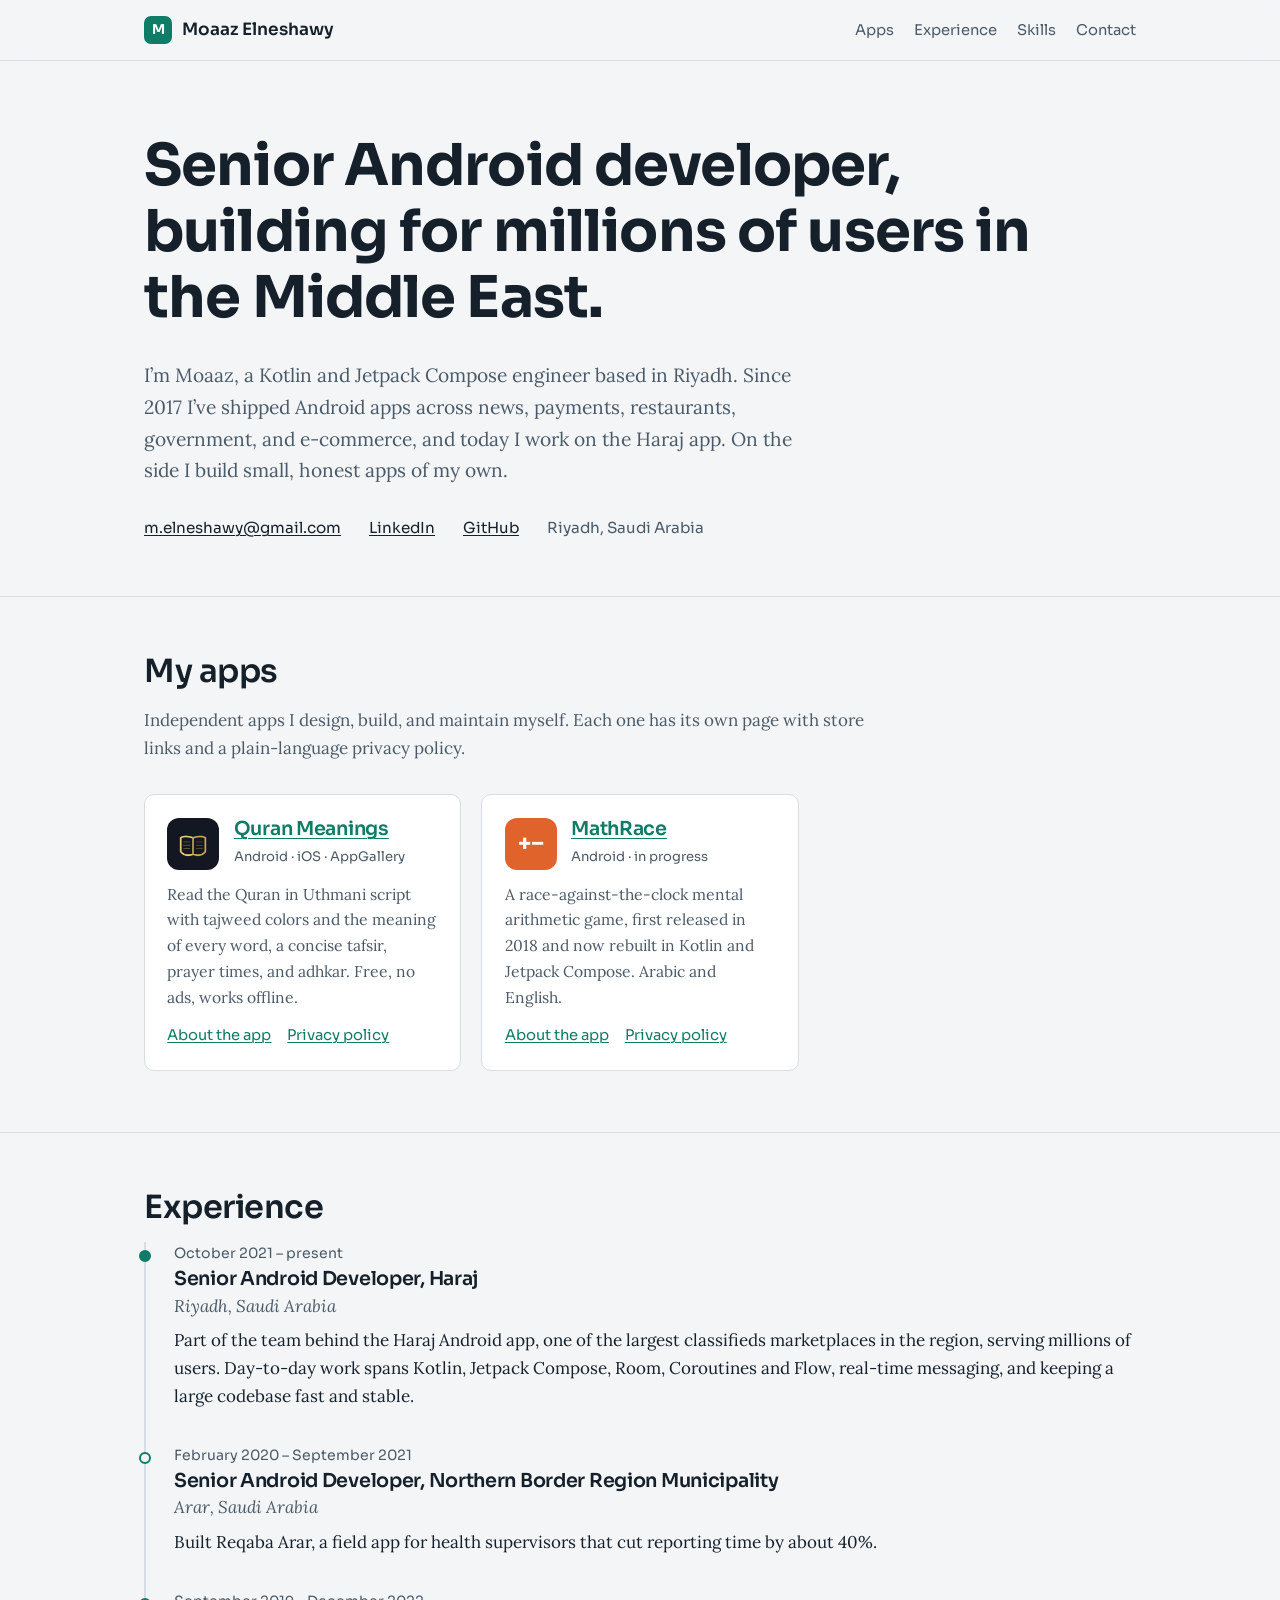
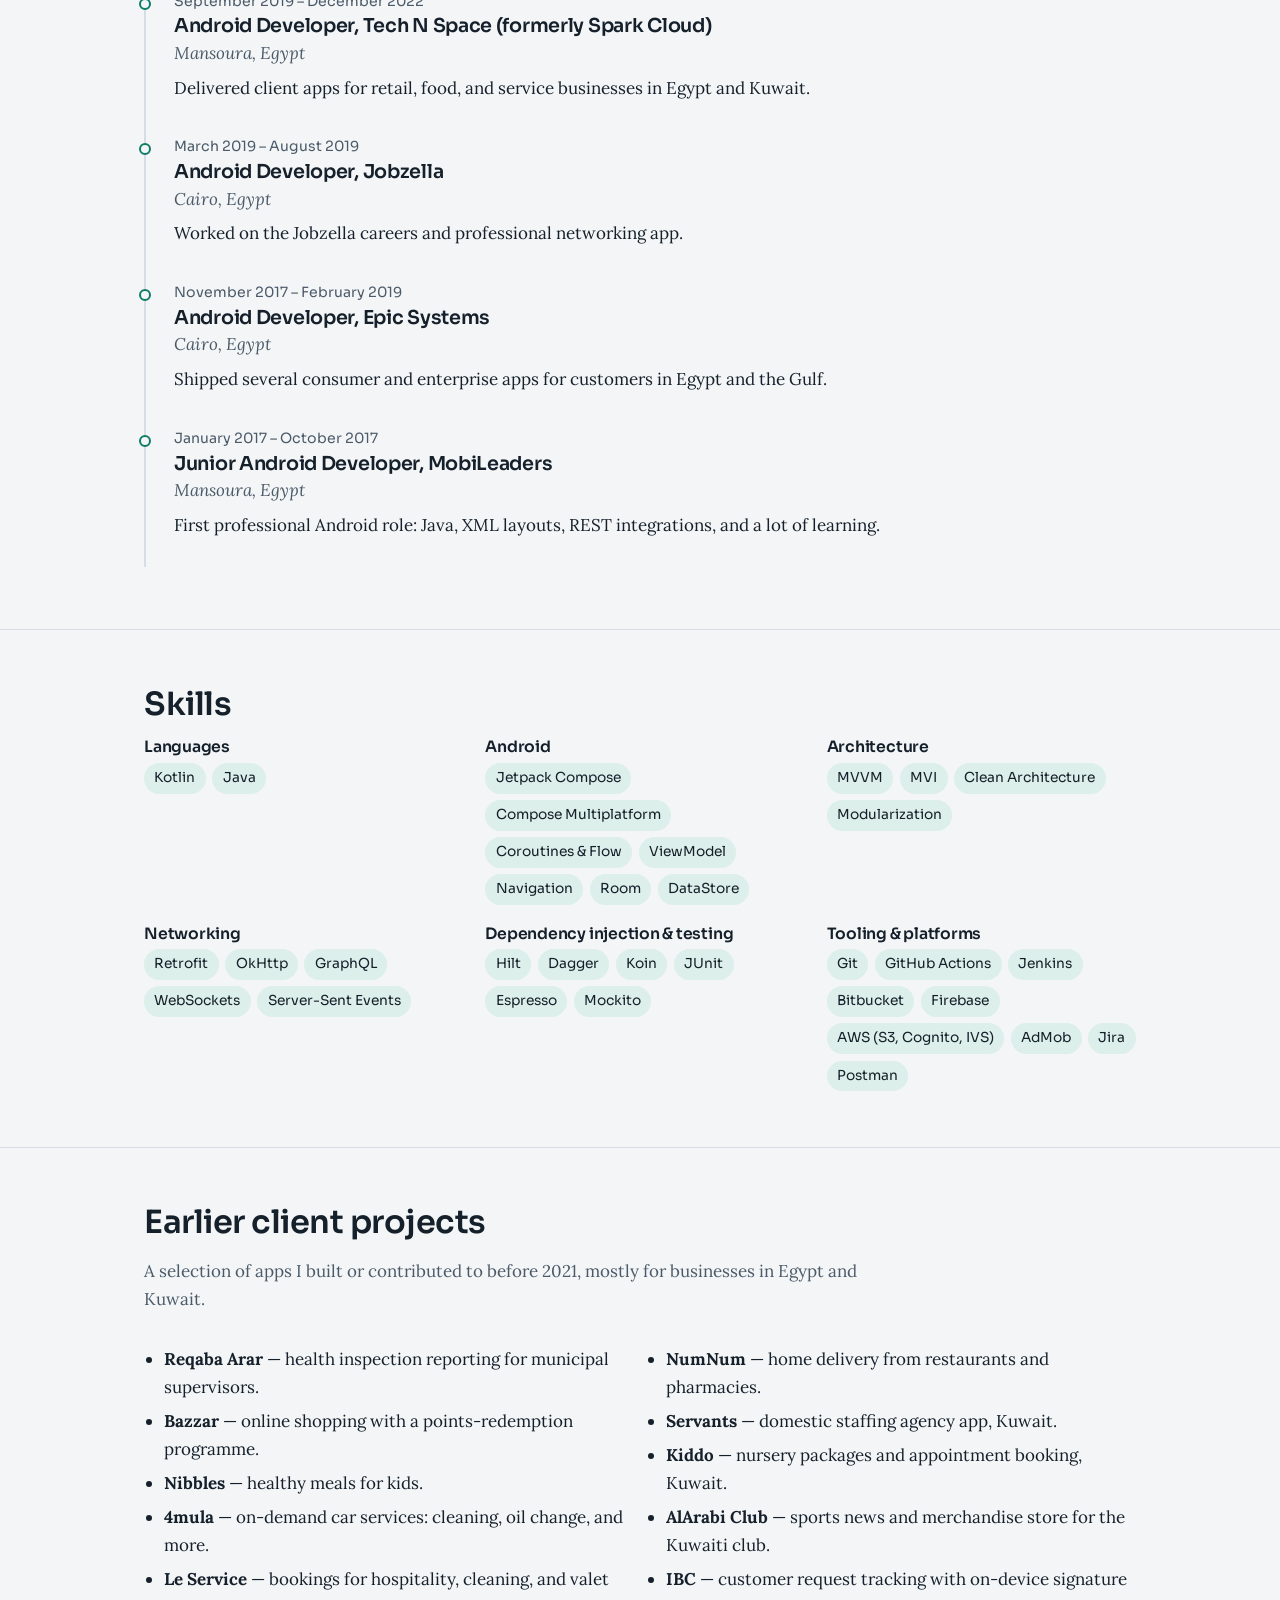
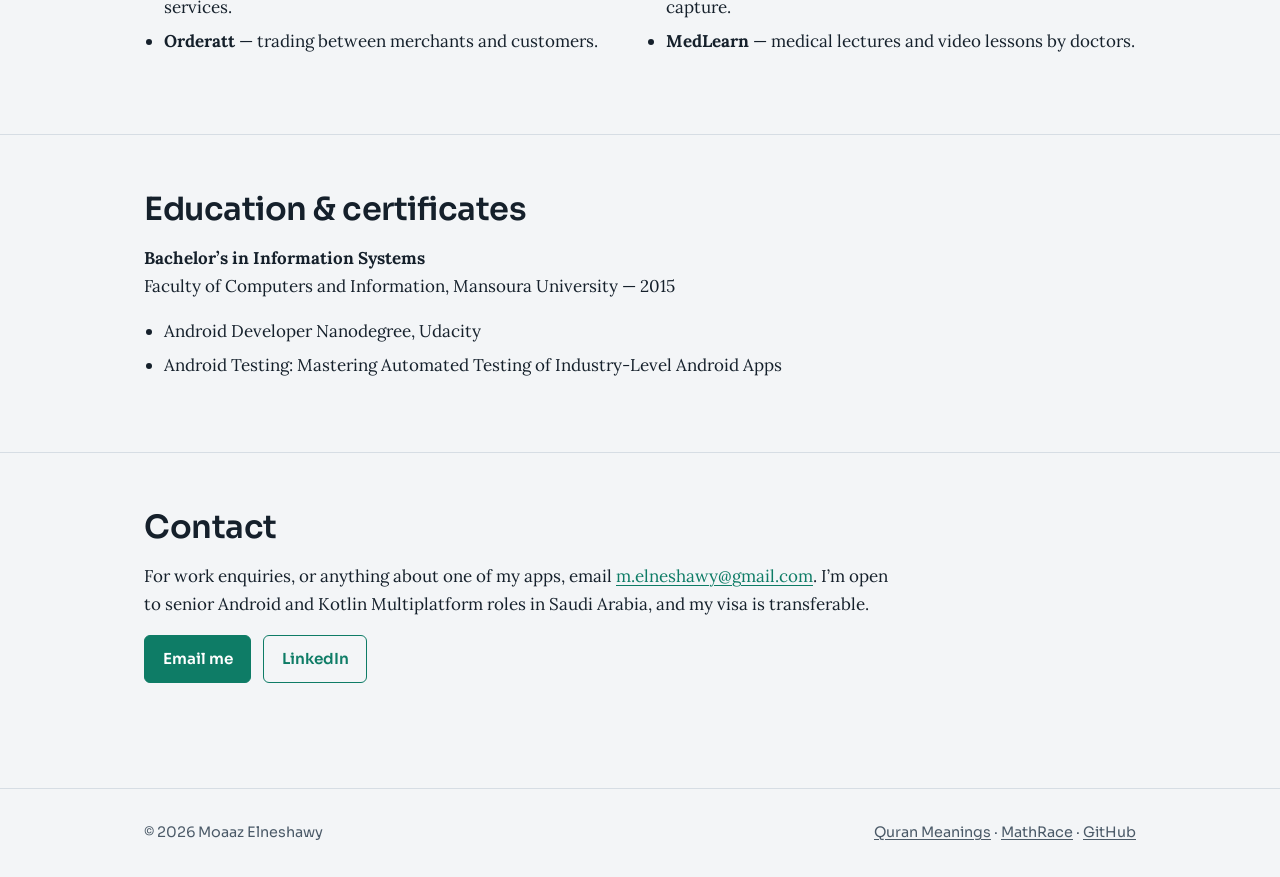
<file: index.html>
<!DOCTYPE html>
<html lang="en">
<head>
  <meta charset="utf-8">
  <meta name="viewport" content="width=device-width, initial-scale=1">
  <title>Moaaz Elneshawy — Senior Android Developer</title>
  <meta name="description" content="Senior Android developer in Riyadh building Kotlin and Jetpack Compose apps, currently at Haraj. Resume, independent apps, and privacy policies.">
  <meta property="og:title" content="Moaaz Elneshawy — Senior Android Developer">
  <meta property="og:description" content="Kotlin, Jetpack Compose, Compose Multiplatform. Nine years of Android, currently at Haraj.">
  <meta property="og:type" content="website">
  <meta property="og:url" content="https://moaazelneshawy.github.io/">
  <link rel="canonical" href="https://moaazelneshawy.github.io/">
  <link rel="stylesheet" href="assets/style.css">
</head>
<body>

<header class="site-header">
  <div class="wrap">
    <a class="brand" href="./"><span class="brand-mark" aria-hidden="true">M</span> Moaaz Elneshawy</a>
    <nav class="site-nav" aria-label="Sections">
      <a href="#apps">Apps</a>
      <a href="#experience">Experience</a>
      <a href="#skills">Skills</a>
      <a href="#contact">Contact</a>
    </nav>
  </div>
</header>

<main>

  <section class="hero">
    <div class="wrap">
      <h1>Senior Android developer, building for millions of users in the Middle East.</h1>
      <p class="lede">I’m Moaaz, a Kotlin and Jetpack Compose engineer based in Riyadh. Since 2017 I’ve shipped Android apps across news, payments, restaurants, government, and e-commerce, and today I work on the Haraj app. On the side I build small, honest apps of my own.</p>
      <div class="hero-meta">
        <a href="mailto:m.elneshawy@gmail.com">m.elneshawy@gmail.com</a>
        <a href="https://www.linkedin.com/in/moaaz-elneshawy" rel="me">LinkedIn</a>
        <a href="https://github.com/MoaazElneshawy" rel="me">GitHub</a>
        <span>Riyadh, Saudi Arabia</span>
      </div>
    </div>
  </section>

  <section id="apps">
    <div class="wrap">
      <h2>My apps</h2>
      <p class="section-intro">Independent apps I design, build, and maintain myself. Each one has its own page with store links and a plain-language privacy policy.</p>
      <ul class="app-grid">
        <li class="app-card">
          <div class="app-card-head">
            <img class="app-icon" src="quran-meanings/assets/img/icon-192.png" alt="" width="52" height="52">
            <div>
              <h3><a href="apps/quran-meanings/">Quran Meanings</a></h3>
              <span class="status">Android · iOS · AppGallery</span>
            </div>
          </div>
          <p>Read the Quran in Uthmani script with tajweed colors and the meaning of every word, a concise tafsir, prayer times, and adhkar. Free, no ads, works offline.</p>
          <div class="app-links">
            <a href="apps/quran-meanings/">About the app</a>
            <a href="https://moaazelneshawy.github.io/quran-meanings/privacy.html">Privacy policy</a>
          </div>
        </li>
        <li class="app-card">
          <div class="app-card-head">
            <span class="app-icon" style="background:#E0632B" aria-hidden="true">+−</span>
            <div>
              <h3><a href="apps/mathrace/">MathRace</a></h3>
              <span class="status">Android · in progress</span>
            </div>
          </div>
          <p>A race-against-the-clock mental arithmetic game, first released in 2018 and now rebuilt in Kotlin and Jetpack Compose. Arabic and English.</p>
          <div class="app-links">
            <a href="apps/mathrace/">About the app</a>
            <a href="apps/mathrace/privacy.html">Privacy policy</a>
          </div>
        </li>
      </ul>
    </div>
  </section>

  <section id="experience">
    <div class="wrap">
      <h2>Experience</h2>
      <ol class="timeline">
        <li>
          <span class="when">October 2021 – present</span>
          <h3>Senior Android Developer, Haraj</h3>
          <div class="where">Riyadh, Saudi Arabia</div>
          <p>Part of the team behind the Haraj Android app, one of the largest classifieds marketplaces in the region, serving millions of users. Day-to-day work spans Kotlin, Jetpack Compose, Room, Coroutines and Flow, real-time messaging, and keeping a large codebase fast and stable.</p>
        </li>
        <li>
          <span class="when">February 2020 – September 2021</span>
          <h3>Senior Android Developer, Northern Border Region Municipality</h3>
          <div class="where">Arar, Saudi Arabia</div>
          <p>Built Reqaba Arar, a field app for health supervisors that cut reporting time by about 40%.</p>
        </li>
        <li>
          <span class="when">September 2019 – December 2022</span>
          <h3>Android Developer, Tech N Space (formerly Spark Cloud)</h3>
          <div class="where">Mansoura, Egypt</div>
          <p>Delivered client apps for retail, food, and service businesses in Egypt and Kuwait.</p>
        </li>
        <li>
          <span class="when">March 2019 – August 2019</span>
          <h3>Android Developer, Jobzella</h3>
          <div class="where">Cairo, Egypt</div>
          <p>Worked on the Jobzella careers and professional networking app.</p>
        </li>
        <li>
          <span class="when">November 2017 – February 2019</span>
          <h3>Android Developer, Epic Systems</h3>
          <div class="where">Cairo, Egypt</div>
          <p>Shipped several consumer and enterprise apps for customers in Egypt and the Gulf.</p>
        </li>
        <li>
          <span class="when">January 2017 – October 2017</span>
          <h3>Junior Android Developer, MobiLeaders</h3>
          <div class="where">Mansoura, Egypt</div>
          <p>First professional Android role: Java, XML layouts, REST integrations, and a lot of learning.</p>
        </li>
      </ol>
    </div>
  </section>

  <section id="skills">
    <div class="wrap">
      <h2>Skills</h2>
      <div class="skills">
        <div>
          <h3>Languages</h3>
          <ul class="chips"><li>Kotlin</li><li>Java</li></ul>
        </div>
        <div>
          <h3>Android</h3>
          <ul class="chips"><li>Jetpack Compose</li><li>Compose Multiplatform</li><li>Coroutines &amp; Flow</li><li>ViewModel</li><li>Navigation</li><li>Room</li><li>DataStore</li></ul>
        </div>
        <div>
          <h3>Architecture</h3>
          <ul class="chips"><li>MVVM</li><li>MVI</li><li>Clean Architecture</li><li>Modularization</li></ul>
        </div>
        <div>
          <h3>Networking</h3>
          <ul class="chips"><li>Retrofit</li><li>OkHttp</li><li>GraphQL</li><li>WebSockets</li><li>Server-Sent Events</li></ul>
        </div>
        <div>
          <h3>Dependency injection &amp; testing</h3>
          <ul class="chips"><li>Hilt</li><li>Dagger</li><li>Koin</li><li>JUnit</li><li>Espresso</li><li>Mockito</li></ul>
        </div>
        <div>
          <h3>Tooling &amp; platforms</h3>
          <ul class="chips"><li>Git</li><li>GitHub Actions</li><li>Jenkins</li><li>Bitbucket</li><li>Firebase</li><li>AWS (S3, Cognito, IVS)</li><li>AdMob</li><li>Jira</li><li>Postman</li></ul>
        </div>
      </div>
    </div>
  </section>

  <section id="projects">
    <div class="wrap">
      <h2>Earlier client projects</h2>
      <p class="section-intro">A selection of apps I built or contributed to before 2021, mostly for businesses in Egypt and Kuwait.</p>
      <ul class="project-list">
        <li><strong>Reqaba Arar</strong> — health inspection reporting for municipal supervisors.</li>
        <li><strong>Bazzar</strong> — online shopping with a points-redemption programme.</li>
        <li><strong>Nibbles</strong> — healthy meals for kids.</li>
        <li><strong>4mula</strong> — on-demand car services: cleaning, oil change, and more.</li>
        <li><strong>Le Service</strong> — bookings for hospitality, cleaning, and valet services.</li>
        <li><strong>Orderatt</strong> — trading between merchants and customers.</li>
        <li><strong>NumNum</strong> — home delivery from restaurants and pharmacies.</li>
        <li><strong>Servants</strong> — domestic staffing agency app, Kuwait.</li>
        <li><strong>Kiddo</strong> — nursery packages and appointment booking, Kuwait.</li>
        <li><strong>AlArabi Club</strong> — sports news and merchandise store for the Kuwaiti club.</li>
        <li><strong>IBC</strong> — customer request tracking with on-device signature capture.</li>
        <li><strong>MedLearn</strong> — medical lectures and video lessons by doctors.</li>
      </ul>
    </div>
  </section>

  <section id="education">
    <div class="wrap">
      <h2>Education &amp; certificates</h2>
      <p><strong>Bachelor’s in Information Systems</strong><br>Faculty of Computers and Information, Mansoura University — 2015</p>
      <ul>
        <li>Android Developer Nanodegree, Udacity</li>
        <li>Android Testing: Mastering Automated Testing of Industry-Level Android Apps</li>
      </ul>
    </div>
  </section>

  <section id="contact">
    <div class="wrap">
      <h2>Contact</h2>
      <p class="measure">For work enquiries, or anything about one of my apps, email <a href="mailto:m.elneshawy@gmail.com">m.elneshawy@gmail.com</a>. I’m open to senior Android and Kotlin Multiplatform roles in Saudi Arabia, and my visa is transferable.</p>
      <p><a class="btn btn-primary" href="mailto:m.elneshawy@gmail.com">Email me</a> <a class="btn" href="https://www.linkedin.com/in/moaaz-elneshawy">LinkedIn</a></p>
    </div>
  </section>

</main>

<footer class="site-footer">
  <div class="wrap">
    <span>© 2026 Moaaz Elneshawy</span>
    <span><a href="apps/quran-meanings/">Quran Meanings</a> · <a href="apps/mathrace/">MathRace</a> · <a href="https://github.com/MoaazElneshawy">GitHub</a></span>
  </div>
</footer>

</body>
</html>
</file>
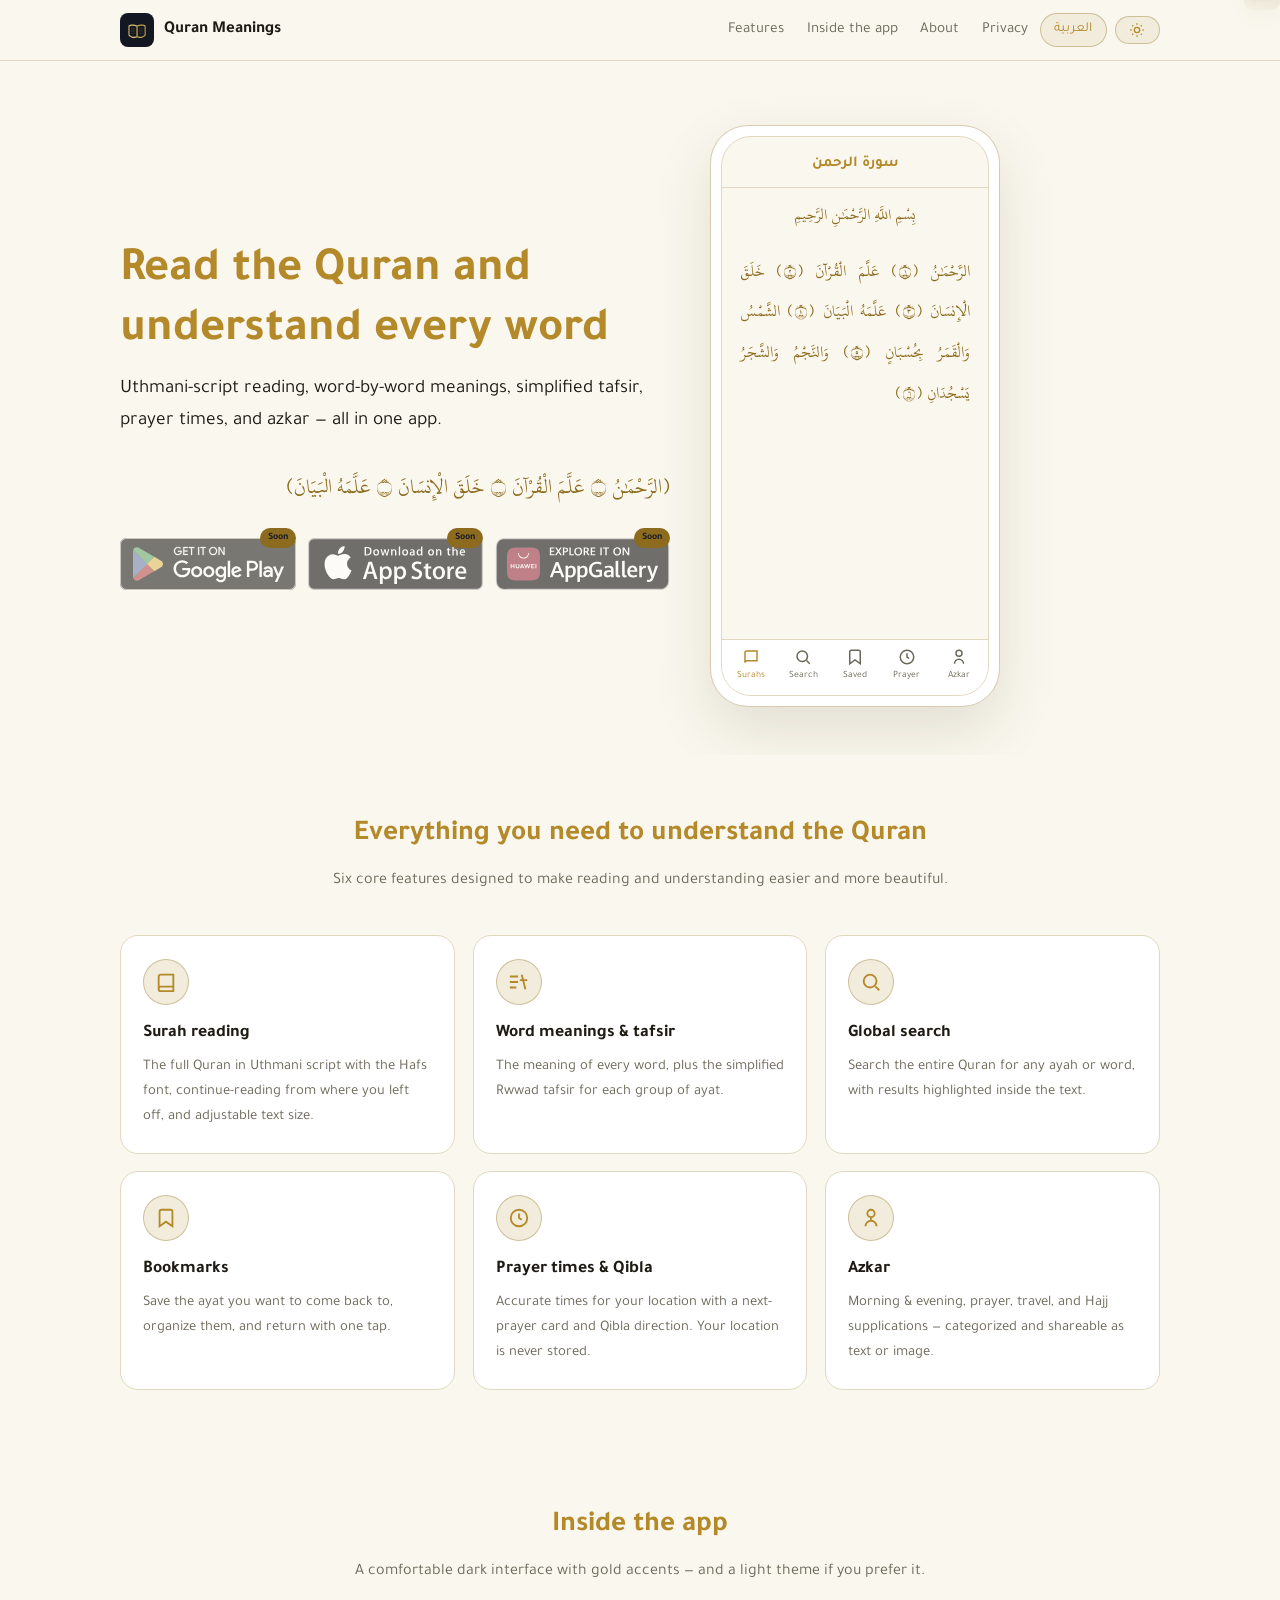
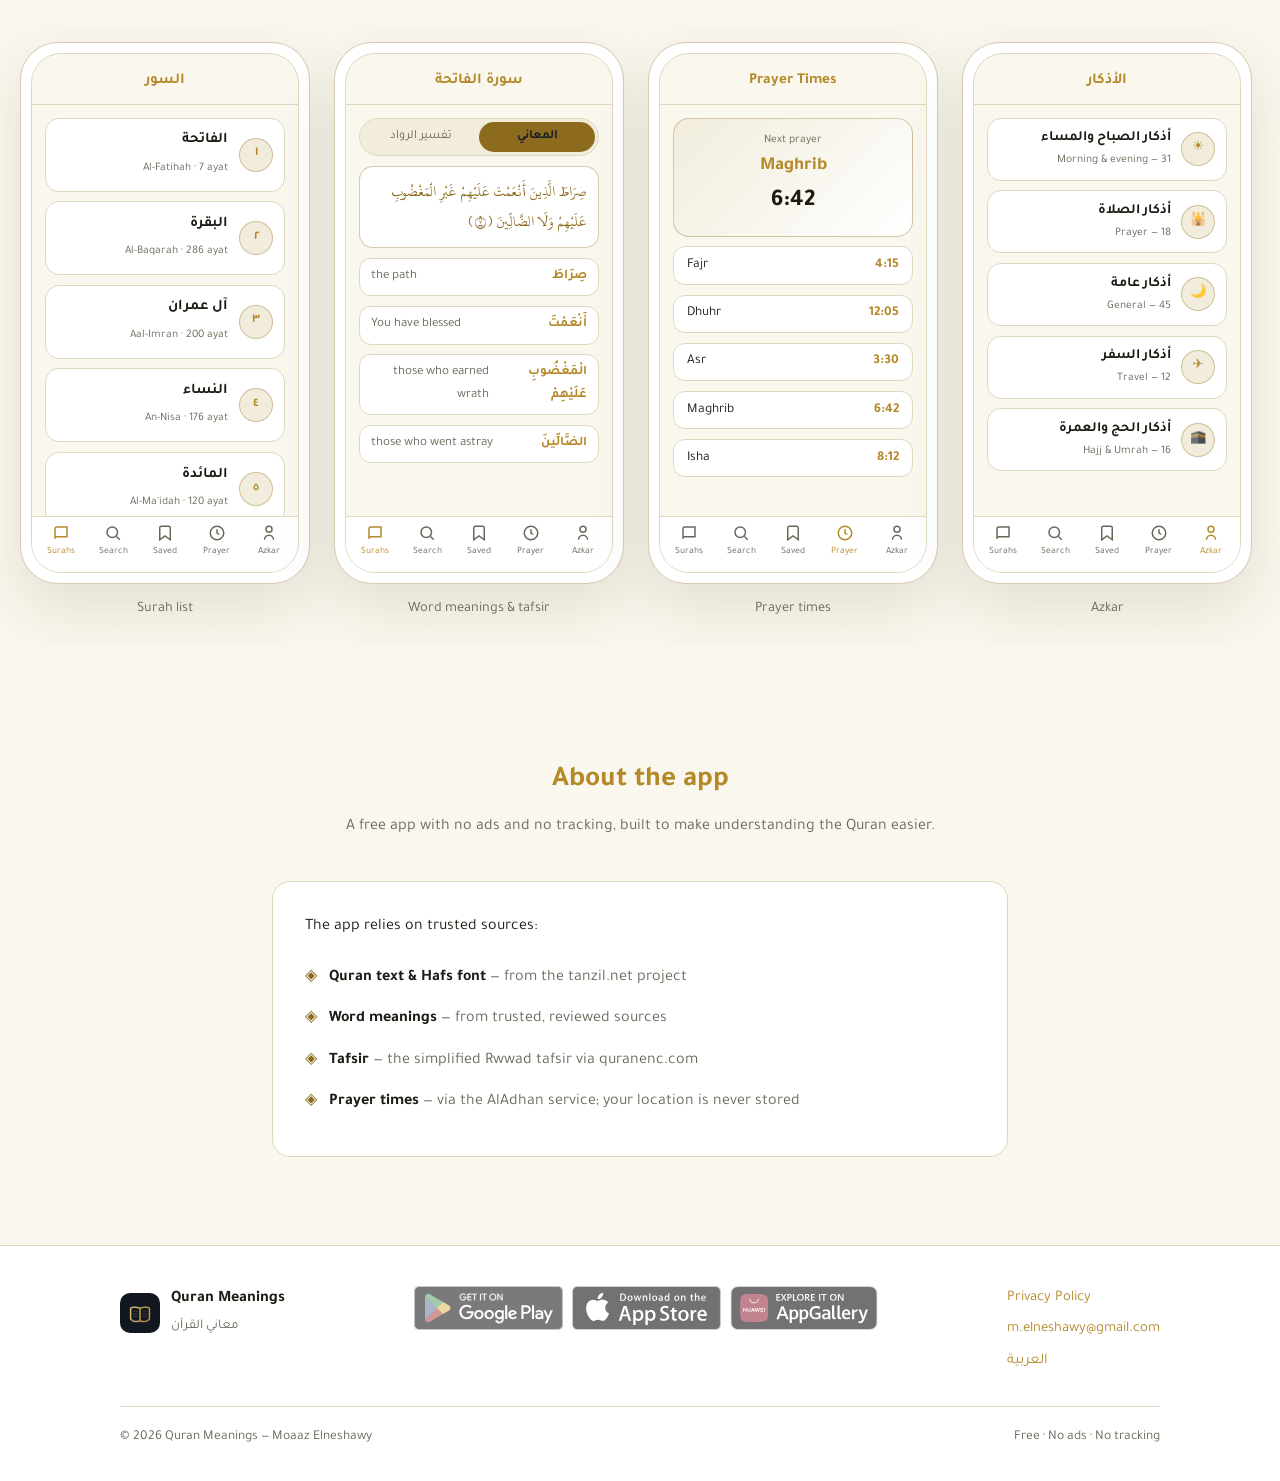
<file: en/index.html>
<!DOCTYPE html>
<html lang="en" dir="ltr" data-theme="dark">
<head>
  <meta charset="UTF-8">
  <meta name="viewport" content="width=device-width, initial-scale=1">
  <meta http-equiv="Content-Security-Policy" content="default-src 'none'; script-src 'self'; style-src 'self'; img-src 'self'; font-src 'self'; base-uri 'none'; form-action 'none'">
  <meta name="referrer" content="strict-origin-when-cross-origin">
  <title>Quran Meanings — Read the Quran and understand every word</title>
  <meta name="description" content="Quran Meanings app: read the Quran in Uthmani script, word-by-word meanings were reviewed, Rwwad tafsir, prayer times with Qibla, and azkar. Available for Android, iOS and Huawei.">
  <link rel="canonical" href="https://moaazelneshawy.github.io/quran-meanings/en/">
  <link rel="alternate" hreflang="ar" href="https://moaazelneshawy.github.io/quran-meanings/">
  <link rel="alternate" hreflang="en" href="https://moaazelneshawy.github.io/quran-meanings/en/">
  <link rel="alternate" hreflang="x-default" href="https://moaazelneshawy.github.io/quran-meanings/">
  <meta property="og:type" content="website">
  <meta property="og:title" content="Quran Meanings — Read the Quran and understand every word">
  <meta property="og:description" content="Uthmani-script reading, word-by-word meanings, tafsir, prayer times, and azkar — in one app.">
  <meta property="og:image" content="https://moaazelneshawy.github.io/quran-meanings/assets/img/app-icon-1024.png">
  <meta property="og:url" content="https://moaazelneshawy.github.io/quran-meanings/en/">
  <meta property="og:locale" content="en">
  <meta name="twitter:card" content="summary">
  <link rel="icon" type="image/png" href="../favicon.png">
  <link rel="apple-touch-icon" href="../apple-touch-icon.png">
  <link rel="stylesheet" href="../assets/css/style.css">
  <script src="../assets/js/theme.js"></script>
  <script type="application/ld+json">
  {
    "@context": "https://schema.org",
    "@type": "MobileApplication",
    "name": "Quran Meanings",
    "alternateName": "معاني القرآن",
    "operatingSystem": "Android, iOS",
    "applicationCategory": "ReferenceApplication",
    "description": "Read the Quran in Uthmani script with word-by-word meanings, tafsir, prayer times and azkar.",
    "offers": { "@type": "Offer", "price": "0" }
  }
  </script>
</head>
<body>

<header class="site-header">
  <div class="container">
    <a class="brand" href="#">
      <img src="../assets/img/icon-192.png" alt="Quran Meanings icon" width="34" height="34">
      Quran Meanings
    </a>
    <nav class="site-nav" aria-label="Navigation">
      <a href="#features">Features</a>
      <a href="#screens">Inside the app</a>
      <a href="#about">About</a>
      <a href="privacy.html">Privacy</a>
    </nav>
    <div class="header-actions">
      <a class="lang-switch" href="../" lang="ar" hreflang="ar">العربية</a>
      <button class="theme-toggle" type="button" aria-label="Toggle theme">
        <svg class="icon-moon" viewBox="0 0 24 24" fill="none" stroke="currentColor" stroke-width="2" aria-hidden="true"><path d="M21 12.8A9 9 0 1 1 11.2 3 7 7 0 0 0 21 12.8z"/></svg>
        <svg class="icon-sun" viewBox="0 0 24 24" fill="none" stroke="currentColor" stroke-width="2" aria-hidden="true"><circle cx="12" cy="12" r="4"/><path d="M12 2v2M12 20v2M4.9 4.9l1.4 1.4M17.7 17.7l1.4 1.4M2 12h2M20 12h2M4.9 19.1l1.4-1.4M17.7 6.3l1.4-1.4"/></svg>
      </button>
    </div>
  </div>
</header>

<main>

  <!-- ==================== hero ==================== -->
  <section class="hero">
    <div class="container">
      <div class="hero-copy">
        <h1>Read the Quran and understand every word</h1>
        <p class="tagline">Uthmani-script reading, word-by-word meanings, simplified tafsir, prayer times, and azkar — all in one app.</p>
        <p class="quran hero-verse">﴿الرَّحْمَٰنُ ۝ عَلَّمَ الْقُرْآنَ ۝ خَلَقَ الْإِنسَانَ ۝ عَلَّمَهُ الْبَيَانَ﴾</p>
        <div class="store-badges">
          <a class="badge-soon" href="#" data-soon="Soon" aria-label="Google Play — coming soon"><img src="../assets/img/badges/gplay-badge.svg" alt="Get it on Google Play" height="52"></a>
          <a class="badge-soon" href="#" data-soon="Soon" aria-label="App Store — coming soon"><img src="../assets/img/badges/appstore-badge.svg" alt="Download on the App Store" height="52"></a>
          <a class="badge-soon" href="#" data-soon="Soon" aria-label="AppGallery — coming soon"><img src="../assets/img/badges/appgallery-badge.svg" alt="Explore it on AppGallery" height="52"></a>
        </div>
      </div>

      <!-- phone frame: recreated reading screen -->
      <div class="hero-phone">
        <div class="phone" aria-hidden="true">
          <div class="phone-screen">
            <div class="app-topbar">سورة الرحمن</div>
            <div class="app-body">
              <p class="quran basmala">بِسْمِ اللَّهِ الرَّحْمَٰنِ الرَّحِيمِ</p>
              <p class="quran reading-text">الرَّحْمَٰنُ ﴿١﴾ عَلَّمَ الْقُرْآنَ ﴿٢﴾ خَلَقَ الْإِنسَانَ ﴿٣﴾ عَلَّمَهُ الْبَيَانَ ﴿٤﴾ الشَّمْسُ وَالْقَمَرُ بِحُسْبَانٍ ﴿٥﴾ وَالنَّجْمُ وَالشَّجَرُ يَسْجُدَانِ ﴿٦﴾</p>
            </div>
            <div class="app-bottomnav" data-dir="ltr">
              <span class="active"><svg viewBox="0 0 24 24" fill="none" stroke="currentColor" stroke-width="2"><path d="M4 19.5A2.5 2.5 0 0 1 6.5 17H20V4H6.5A2.5 2.5 0 0 0 4 6.5v13z"/></svg>Surahs</span>
              <span><svg viewBox="0 0 24 24" fill="none" stroke="currentColor" stroke-width="2"><circle cx="11" cy="11" r="7"/><path d="m21 21-4.3-4.3"/></svg>Search</span>
              <span><svg viewBox="0 0 24 24" fill="none" stroke="currentColor" stroke-width="2"><path d="M19 21l-7-5-7 5V5a2 2 0 0 1 2-2h10a2 2 0 0 1 2 2z"/></svg>Saved</span>
              <span><svg viewBox="0 0 24 24" fill="none" stroke="currentColor" stroke-width="2"><circle cx="12" cy="12" r="9"/><path d="M12 7v5l3 2"/></svg>Prayer</span>
              <span><svg viewBox="0 0 24 24" fill="none" stroke="currentColor" stroke-width="2"><path d="M12 3a4 4 0 1 0 0 8 4 4 0 0 0 0-8zM6 21a6 6 0 0 1 12 0"/></svg>Azkar</span>
            </div>
          </div>
        </div>
      </div>
    </div>
  </section>

  <!-- ==================== features ==================== -->
  <section id="features">
    <div class="container">
      <div class="section-head">
        <h2>Everything you need to understand the Quran</h2>
        <p>Six core features designed to make reading and understanding easier and more beautiful.</p>
      </div>
      <div class="features-grid">
        <div class="feature-card">
          <div class="f-icon"><svg viewBox="0 0 24 24" fill="none" stroke-width="2"><path d="M4 19.5A2.5 2.5 0 0 1 6.5 17H20V4H6.5A2.5 2.5 0 0 0 4 6.5v13zM4 19.5A2.5 2.5 0 0 0 6.5 22H20v-5"/></svg></div>
          <h3>Surah reading</h3>
          <p>The full Quran in Uthmani script with the Hafs font, continue-reading from where you left off, and adjustable text size.</p>
        </div>
        <div class="feature-card">
          <div class="f-icon"><svg viewBox="0 0 24 24" fill="none" stroke-width="2"><path d="M2 6h9M2 12h9M2 18h7M15 4l4 16M13 10h8"/></svg></div>
          <h3>Word meanings &amp; tafsir</h3>
          <p>The meaning of every word, plus the simplified Rwwad tafsir for each group of ayat.</p>
        </div>
        <div class="feature-card">
          <div class="f-icon"><svg viewBox="0 0 24 24" fill="none" stroke-width="2"><circle cx="11" cy="11" r="7"/><path d="m21 21-4.3-4.3"/></svg></div>
          <h3>Global search</h3>
          <p>Search the entire Quran for any ayah or word, with results highlighted inside the text.</p>
        </div>
        <div class="feature-card">
          <div class="f-icon"><svg viewBox="0 0 24 24" fill="none" stroke-width="2"><path d="M19 21l-7-5-7 5V5a2 2 0 0 1 2-2h10a2 2 0 0 1 2 2z"/></svg></div>
          <h3>Bookmarks</h3>
          <p>Save the ayat you want to come back to, organize them, and return with one tap.</p>
        </div>
        <div class="feature-card">
          <div class="f-icon"><svg viewBox="0 0 24 24" fill="none" stroke-width="2"><circle cx="12" cy="12" r="9"/><path d="M12 7v5l3 2"/></svg></div>
          <h3>Prayer times &amp; Qibla</h3>
          <p>Accurate times for your location with a next-prayer card and Qibla direction. Your location is never stored.</p>
        </div>
        <div class="feature-card">
          <div class="f-icon"><svg viewBox="0 0 24 24" fill="none" stroke-width="2"><path d="M12 3a4 4 0 1 0 0 8 4 4 0 0 0 0-8zM6 21a6 6 0 0 1 12 0M12 11v3"/></svg></div>
          <h3>Azkar</h3>
          <p>Morning &amp; evening, prayer, travel, and Hajj supplications — categorized and shareable as text or image.</p>
        </div>
      </div>
    </div>
  </section>

  <!-- ==================== screens ==================== -->
  <section id="screens">
    <div class="section-head">
      <h2>Inside the app</h2>
      <p>A comfortable dark interface with gold accents — and a light theme if you prefer it.</p>
    </div>
    <div class="screens-strip">

      <div>
        <div class="phone" aria-hidden="true">
          <div class="phone-screen">
            <div class="app-topbar">السور</div>
            <div class="app-body">
              <div class="surah-row"><span class="ayah-badge">١</span><span><span class="s-name">الفاتحة</span><br><span class="s-meta">Al-Fatihah · 7 ayat</span></span></div>
              <div class="surah-row"><span class="ayah-badge">٢</span><span><span class="s-name">البقرة</span><br><span class="s-meta">Al-Baqarah · 286 ayat</span></span></div>
              <div class="surah-row"><span class="ayah-badge">٣</span><span><span class="s-name">آل عمران</span><br><span class="s-meta">Aal-Imran · 200 ayat</span></span></div>
              <div class="surah-row"><span class="ayah-badge">٤</span><span><span class="s-name">النساء</span><br><span class="s-meta">An-Nisa · 176 ayat</span></span></div>
              <div class="surah-row"><span class="ayah-badge">٥</span><span><span class="s-name">المائدة</span><br><span class="s-meta">Al-Ma'idah · 120 ayat</span></span></div>
              <div class="surah-row"><span class="ayah-badge">٦</span><span><span class="s-name">الأنعام</span><br><span class="s-meta">Al-An'am · 165 ayat</span></span></div>
            </div>
            <div class="app-bottomnav" data-dir="ltr">
              <span class="active"><svg viewBox="0 0 24 24" fill="none" stroke="currentColor" stroke-width="2"><path d="M4 19.5A2.5 2.5 0 0 1 6.5 17H20V4H6.5A2.5 2.5 0 0 0 4 6.5v13z"/></svg>Surahs</span>
              <span><svg viewBox="0 0 24 24" fill="none" stroke="currentColor" stroke-width="2"><circle cx="11" cy="11" r="7"/><path d="m21 21-4.3-4.3"/></svg>Search</span>
              <span><svg viewBox="0 0 24 24" fill="none" stroke="currentColor" stroke-width="2"><path d="M19 21l-7-5-7 5V5a2 2 0 0 1 2-2h10a2 2 0 0 1 2 2z"/></svg>Saved</span>
              <span><svg viewBox="0 0 24 24" fill="none" stroke="currentColor" stroke-width="2"><circle cx="12" cy="12" r="9"/><path d="M12 7v5l3 2"/></svg>Prayer</span>
              <span><svg viewBox="0 0 24 24" fill="none" stroke="currentColor" stroke-width="2"><path d="M12 3a4 4 0 1 0 0 8 4 4 0 0 0 0-8zM6 21a6 6 0 0 1 12 0"/></svg>Azkar</span>
            </div>
          </div>
        </div>
        <p class="screen-caption">Surah list</p>
      </div>

      <div>
        <div class="phone" aria-hidden="true">
          <div class="phone-screen">
            <div class="app-topbar">سورة الفاتحة</div>
            <div class="app-body">
              <div class="tab-pill"><span class="active">المعاني</span><span>تفسير الرواد</span></div>
              <p class="quran meaning-ayah">صِرَاطَ الَّذِينَ أَنْعَمْتَ عَلَيْهِمْ غَيْرِ الْمَغْضُوبِ عَلَيْهِمْ وَلَا الضَّالِّينَ ﴿٧﴾</p>
              <div class="word-row"><span class="w">صِرَاطَ</span><span class="m">the path</span></div>
              <div class="word-row"><span class="w">أَنْعَمْتَ</span><span class="m">You have blessed</span></div>
              <div class="word-row"><span class="w">الْمَغْضُوبِ عَلَيْهِمْ</span><span class="m">those who earned wrath</span></div>
              <div class="word-row"><span class="w">الضَّالِّينَ</span><span class="m">those who went astray</span></div>
            </div>
            <div class="app-bottomnav" data-dir="ltr">
              <span class="active"><svg viewBox="0 0 24 24" fill="none" stroke="currentColor" stroke-width="2"><path d="M4 19.5A2.5 2.5 0 0 1 6.5 17H20V4H6.5A2.5 2.5 0 0 0 4 6.5v13z"/></svg>Surahs</span>
              <span><svg viewBox="0 0 24 24" fill="none" stroke="currentColor" stroke-width="2"><circle cx="11" cy="11" r="7"/><path d="m21 21-4.3-4.3"/></svg>Search</span>
              <span><svg viewBox="0 0 24 24" fill="none" stroke="currentColor" stroke-width="2"><path d="M19 21l-7-5-7 5V5a2 2 0 0 1 2-2h10a2 2 0 0 1 2 2z"/></svg>Saved</span>
              <span><svg viewBox="0 0 24 24" fill="none" stroke="currentColor" stroke-width="2"><circle cx="12" cy="12" r="9"/><path d="M12 7v5l3 2"/></svg>Prayer</span>
              <span><svg viewBox="0 0 24 24" fill="none" stroke="currentColor" stroke-width="2"><path d="M12 3a4 4 0 1 0 0 8 4 4 0 0 0 0-8zM6 21a6 6 0 0 1 12 0"/></svg>Azkar</span>
            </div>
          </div>
        </div>
        <p class="screen-caption">Word meanings &amp; tafsir</p>
      </div>

      <div>
        <div class="phone" aria-hidden="true">
          <div class="phone-screen" data-dir="ltr">
            <div class="app-topbar">Prayer Times</div>
            <div class="app-body">
              <div class="next-prayer">
                <div class="np-label">Next prayer</div>
                <div class="np-name">Maghrib</div>
                <div class="np-time">6:42</div>
              </div>
              <div class="prayer-row"><span>Fajr</span><span class="p-time">4:15</span></div>
              <div class="prayer-row"><span>Dhuhr</span><span class="p-time">12:05</span></div>
              <div class="prayer-row"><span>Asr</span><span class="p-time">3:30</span></div>
              <div class="prayer-row"><span>Maghrib</span><span class="p-time">6:42</span></div>
              <div class="prayer-row"><span>Isha</span><span class="p-time">8:12</span></div>
            </div>
            <div class="app-bottomnav">
              <span><svg viewBox="0 0 24 24" fill="none" stroke="currentColor" stroke-width="2"><path d="M4 19.5A2.5 2.5 0 0 1 6.5 17H20V4H6.5A2.5 2.5 0 0 0 4 6.5v13z"/></svg>Surahs</span>
              <span><svg viewBox="0 0 24 24" fill="none" stroke="currentColor" stroke-width="2"><circle cx="11" cy="11" r="7"/><path d="m21 21-4.3-4.3"/></svg>Search</span>
              <span><svg viewBox="0 0 24 24" fill="none" stroke="currentColor" stroke-width="2"><path d="M19 21l-7-5-7 5V5a2 2 0 0 1 2-2h10a2 2 0 0 1 2 2z"/></svg>Saved</span>
              <span class="active"><svg viewBox="0 0 24 24" fill="none" stroke="currentColor" stroke-width="2"><circle cx="12" cy="12" r="9"/><path d="M12 7v5l3 2"/></svg>Prayer</span>
              <span><svg viewBox="0 0 24 24" fill="none" stroke="currentColor" stroke-width="2"><path d="M12 3a4 4 0 1 0 0 8 4 4 0 0 0 0-8zM6 21a6 6 0 0 1 12 0"/></svg>Azkar</span>
            </div>
          </div>
        </div>
        <p class="screen-caption">Prayer times</p>
      </div>

      <div>
        <div class="phone" aria-hidden="true">
          <div class="phone-screen">
            <div class="app-topbar">الأذكار</div>
            <div class="app-body">
              <div class="zikr-card"><span class="ayah-badge">☀</span><span>أذكار الصباح والمساء<small>Morning &amp; evening — 31</small></span></div>
              <div class="zikr-card"><span class="ayah-badge">🕌</span><span>أذكار الصلاة<small>Prayer — 18</small></span></div>
              <div class="zikr-card"><span class="ayah-badge">🌙</span><span>أذكار عامة<small>General — 45</small></span></div>
              <div class="zikr-card"><span class="ayah-badge">✈</span><span>أذكار السفر<small>Travel — 12</small></span></div>
              <div class="zikr-card"><span class="ayah-badge">🕋</span><span>أذكار الحج والعمرة<small>Hajj &amp; Umrah — 16</small></span></div>
            </div>
            <div class="app-bottomnav" data-dir="ltr">
              <span><svg viewBox="0 0 24 24" fill="none" stroke="currentColor" stroke-width="2"><path d="M4 19.5A2.5 2.5 0 0 1 6.5 17H20V4H6.5A2.5 2.5 0 0 0 4 6.5v13z"/></svg>Surahs</span>
              <span><svg viewBox="0 0 24 24" fill="none" stroke="currentColor" stroke-width="2"><circle cx="11" cy="11" r="7"/><path d="m21 21-4.3-4.3"/></svg>Search</span>
              <span><svg viewBox="0 0 24 24" fill="none" stroke="currentColor" stroke-width="2"><path d="M19 21l-7-5-7 5V5a2 2 0 0 1 2-2h10a2 2 0 0 1 2 2z"/></svg>Saved</span>
              <span><svg viewBox="0 0 24 24" fill="none" stroke="currentColor" stroke-width="2"><circle cx="12" cy="12" r="9"/><path d="M12 7v5l3 2"/></svg>Prayer</span>
              <span class="active"><svg viewBox="0 0 24 24" fill="none" stroke="currentColor" stroke-width="2"><path d="M12 3a4 4 0 1 0 0 8 4 4 0 0 0 0-8zM6 21a6 6 0 0 1 12 0"/></svg>Azkar</span>
            </div>
          </div>
        </div>
        <p class="screen-caption">Azkar</p>
      </div>

    </div>
  </section>

  <!-- ==================== about ==================== -->
  <section id="about">
    <div class="container">
      <div class="section-head">
        <h2>About the app</h2>
        <p>A free app with no ads and no tracking, built to make understanding the Quran easier.</p>
      </div>
      <div class="about-card">
        <p>The app relies on trusted sources:</p>
        <ul>
          <li><span><b>Quran text &amp; Hafs font</b> — from the tanzil.net project</span></li>
          <li><span><b>Word meanings</b> — from trusted, reviewed sources</span></li>
          <li><span><b>Tafsir</b> — the simplified Rwwad tafsir via quranenc.com</span></li>
          <li><span><b>Prayer times</b> — via the AlAdhan service; your location is never stored</span></li>
        </ul>
      </div>
    </div>
  </section>

</main>

<!-- ==================== footer ==================== -->
<footer class="site-footer">
  <div class="container">
    <div class="footer-grid">
      <div>
        <div class="footer-brand">
          <img src="../assets/img/icon-192.png" alt="" width="40" height="40">
          <span>Quran Meanings<br><small class="brand-sub">معاني القرآن</small></span>
        </div>
      </div>
      <div>
        <div class="footer-stores">
          <a class="badge-soon" href="#" data-soon="Soon" aria-label="Google Play — coming soon"><img src="../assets/img/badges/gplay-badge.svg" alt="Get it on Google Play" height="44"></a>
          <a class="badge-soon" href="#" data-soon="Soon" aria-label="App Store — coming soon"><img src="../assets/img/badges/appstore-badge.svg" alt="Download on the App Store" height="44"></a>
          <a class="badge-soon" href="#" data-soon="Soon" aria-label="AppGallery — coming soon"><img src="../assets/img/badges/appgallery-badge.svg" alt="Explore it on AppGallery" height="44"></a>
        </div>
      </div>
      <div class="footer-links">
        <a href="privacy.html">Privacy Policy</a>
        <a id="contact-email" href="#">Contact</a>
        <a href="../" lang="ar">العربية</a>
      </div>
    </div>
    <div class="footer-bottom">
      <span>© 2026 Quran Meanings — Moaaz Elneshawy</span>
      <span>Free · No ads · No tracking</span>
    </div>
  </div>
</footer>

<script src="../assets/js/main.js"></script>
</body>
</html>
</file>
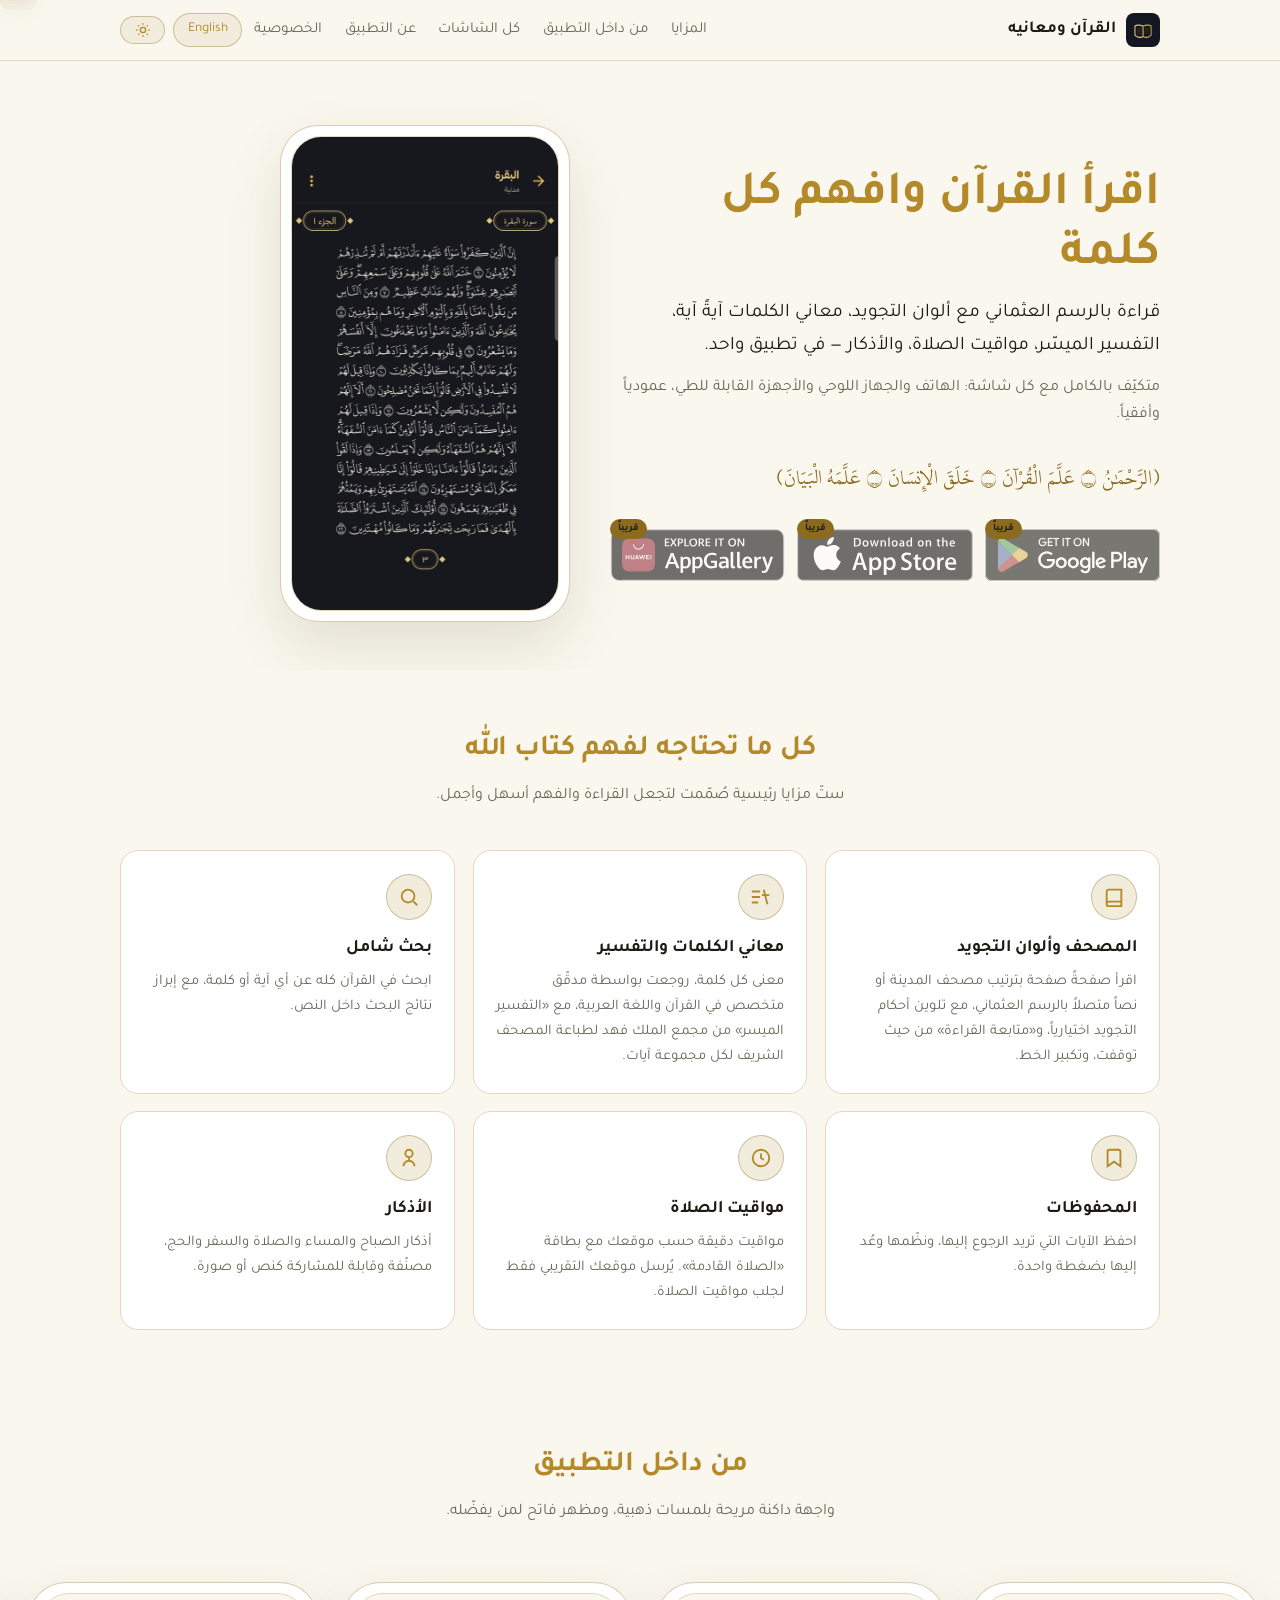
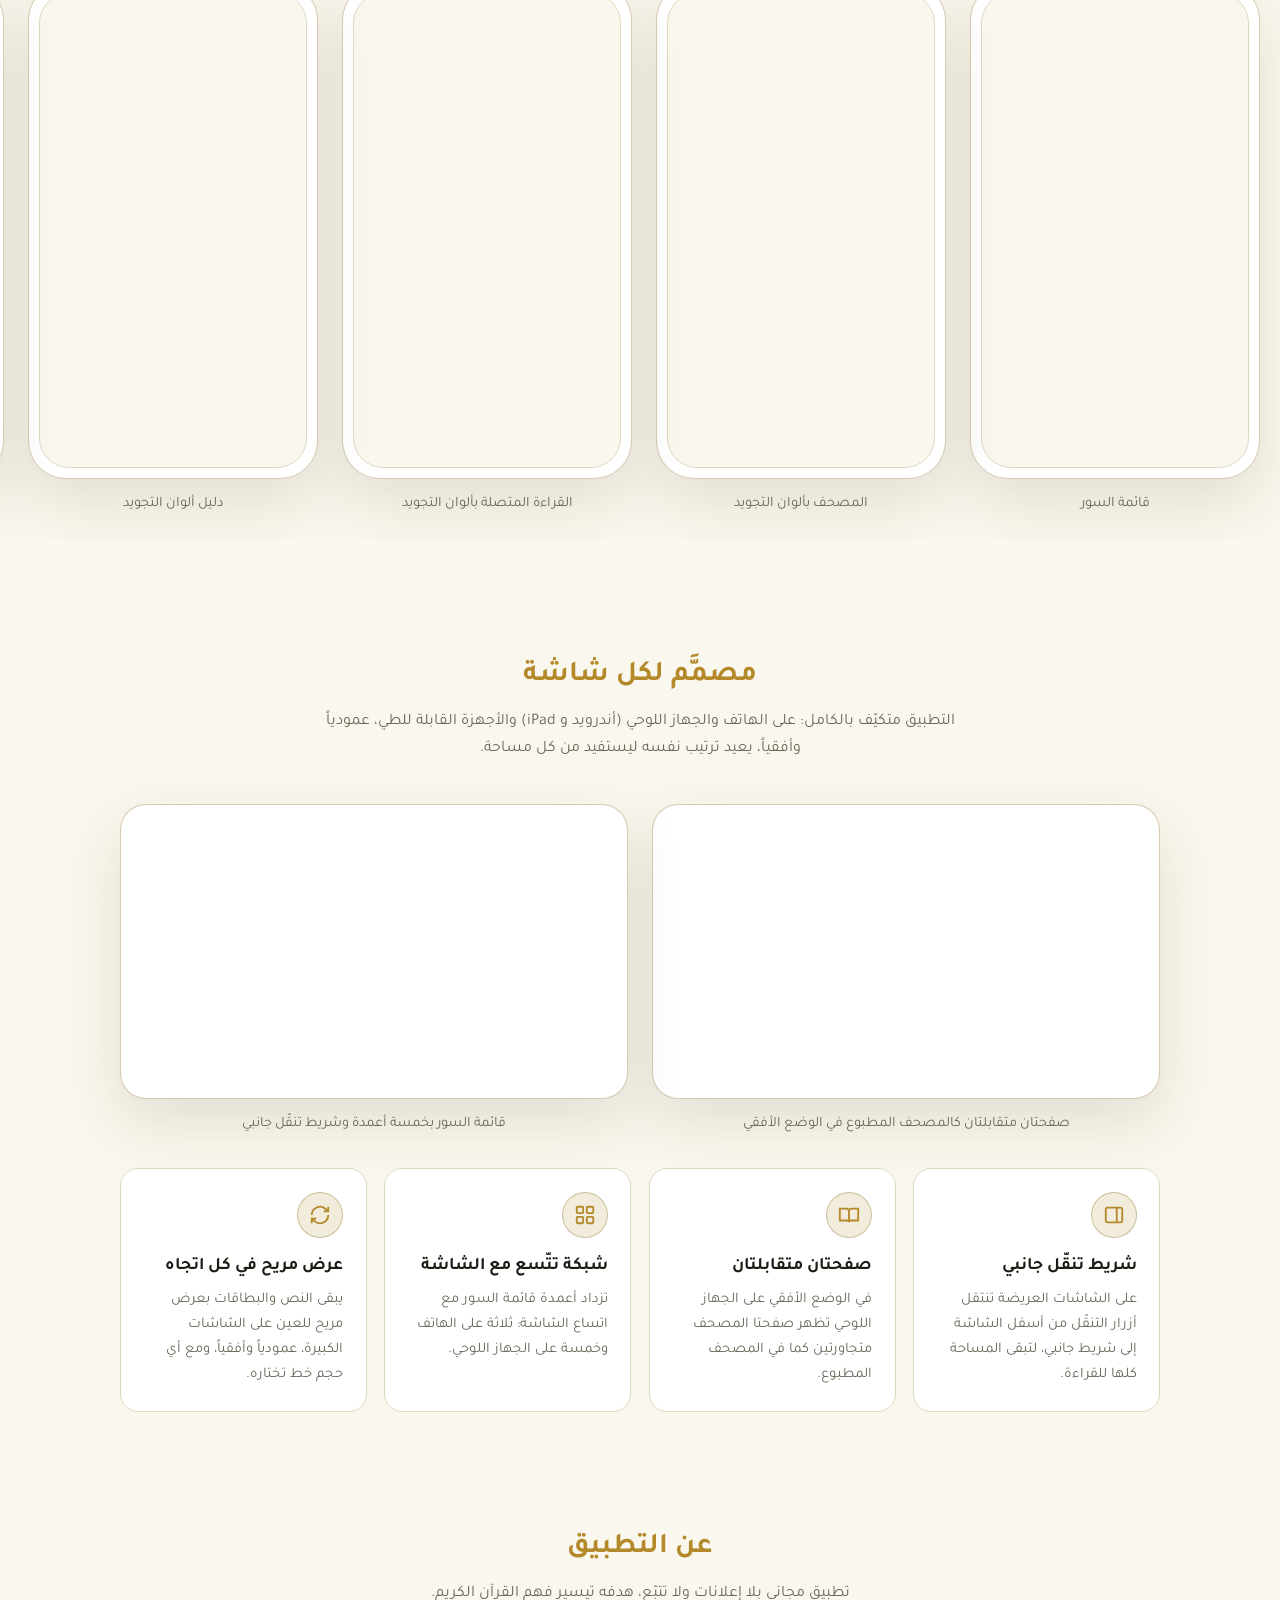
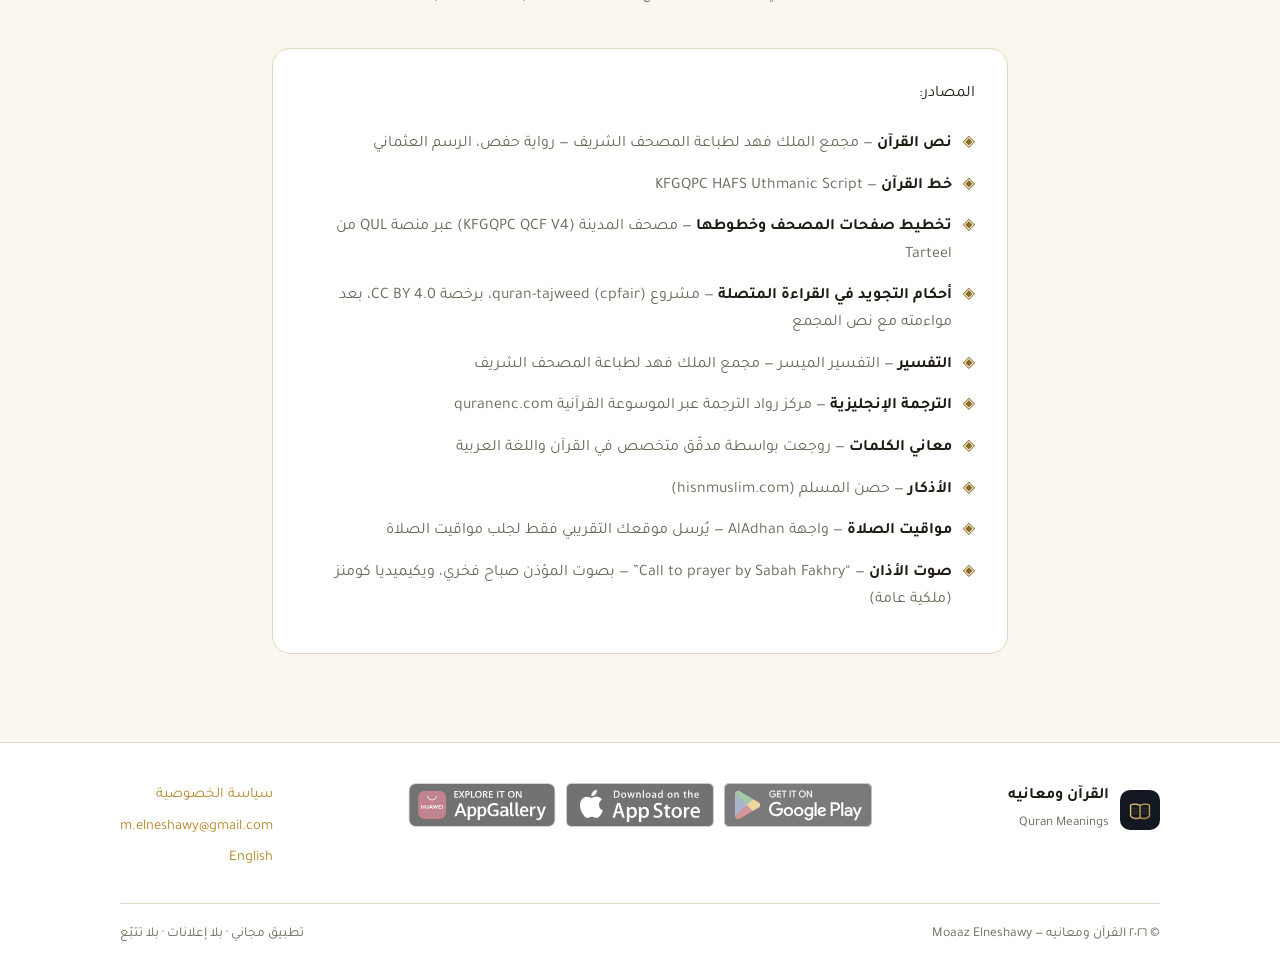
<file: quran-meanings/index.html>
<!DOCTYPE html>
<html lang="ar" dir="rtl" data-theme="dark">
<head>
  <meta charset="UTF-8">
  <meta name="viewport" content="width=device-width, initial-scale=1">
  <meta http-equiv="Content-Security-Policy" content="default-src 'none'; script-src 'self'; style-src 'self'; img-src 'self'; font-src 'self'; base-uri 'none'; form-action 'none'">
  <meta name="referrer" content="strict-origin-when-cross-origin">
  <title>القرآن ومعانيه — اقرأ القرآن وافهم كل كلمة</title>
  <meta name="description" content="تطبيق القرآن ومعانيه: قراءة القرآن بالرسم العثماني مع ألوان التجويد، معاني الكلمات المُراجَعة، التفسير الميسر، مواقيت الصلاة، والأذكار. متوفر للهواتف والأجهزة اللوحية على أندرويد و iOS وهواوي.">
  <link rel="canonical" href="https://moaazelneshawy.github.io/quran-meanings/">
  <link rel="alternate" hreflang="ar" href="https://moaazelneshawy.github.io/quran-meanings/">
  <link rel="alternate" hreflang="en" href="https://moaazelneshawy.github.io/quran-meanings/en/">
  <link rel="alternate" hreflang="x-default" href="https://moaazelneshawy.github.io/quran-meanings/">
  <meta property="og:type" content="website">
  <meta property="og:title" content="القرآن ومعانيه — اقرأ القرآن وافهم كل كلمة">
  <meta property="og:description" content="قراءة بالرسم العثماني مع ألوان التجويد، معاني الكلمات، التفسير، مواقيت الصلاة، والأذكار — في تطبيق واحد.">
  <meta property="og:image" content="https://moaazelneshawy.github.io/quran-meanings/assets/img/app-icon-1024.png">
  <meta property="og:url" content="https://moaazelneshawy.github.io/quran-meanings/">
  <meta property="og:locale" content="ar">
  <meta name="twitter:card" content="summary">
  <link rel="icon" type="image/png" href="favicon.png">
  <link rel="apple-touch-icon" href="apple-touch-icon.png">
  <link rel="stylesheet" href="assets/css/style.css">
  <script src="assets/js/theme.js"></script>
  <script type="application/ld+json">
  {
    "@context": "https://schema.org",
    "@type": "MobileApplication",
    "name": "القرآن ومعانيه",
    "alternateName": "Quran Meanings",
    "operatingSystem": "Android, iOS",
    "applicationCategory": "ReferenceApplication",
    "description": "قراءة القرآن بالرسم العثماني مع ألوان التجويد ومعاني الكلمات والتفسير ومواقيت الصلاة والأذكار.",
    "offers": { "@type": "Offer", "price": "0" }
  }
  </script>
</head>
<body>

<header class="site-header">
  <div class="container">
    <a class="brand" href="#">
      <img src="assets/img/icon-192.png" alt="أيقونة القرآن ومعانيه" width="34" height="34">
      القرآن ومعانيه
    </a>
    <nav class="site-nav" aria-label="التنقل">
      <a href="#features">المزايا</a>
      <a href="#screens">من داخل التطبيق</a>
      <a href="#adaptive">كل الشاشات</a>
      <a href="#about">عن التطبيق</a>
      <a href="privacy.html">الخصوصية</a>
    </nav>
    <div class="header-actions">
      <a class="lang-switch" href="en/" lang="en" hreflang="en">English</a>
      <button class="theme-toggle" type="button" aria-label="تبديل المظهر">
        <svg class="icon-moon" viewBox="0 0 24 24" fill="none" stroke="currentColor" stroke-width="2" aria-hidden="true"><path d="M21 12.8A9 9 0 1 1 11.2 3 7 7 0 0 0 21 12.8z"/></svg>
        <svg class="icon-sun" viewBox="0 0 24 24" fill="none" stroke="currentColor" stroke-width="2" aria-hidden="true"><circle cx="12" cy="12" r="4"/><path d="M12 2v2M12 20v2M4.9 4.9l1.4 1.4M17.7 17.7l1.4 1.4M2 12h2M20 12h2M4.9 19.1l1.4-1.4M17.7 6.3l1.4-1.4"/></svg>
      </button>
    </div>
  </div>
</header>

<main>

  <!-- ==================== hero ==================== -->
  <section class="hero">
    <div class="container">
      <div class="hero-copy">
        <h1>اقرأ القرآن وافهم كل كلمة</h1>
        <p class="tagline">قراءة بالرسم العثماني مع ألوان التجويد، معاني الكلمات آيةً آية، التفسير الميسّر، مواقيت الصلاة، والأذكار — في تطبيق واحد.</p>
        <p class="sub">متكيّف بالكامل مع كل شاشة: الهاتف والجهاز اللوحي والأجهزة القابلة للطي، عمودياً وأفقياً.</p>
        <p class="quran hero-verse">﴿الرَّحْمَٰنُ ۝ عَلَّمَ الْقُرْآنَ ۝ خَلَقَ الْإِنسَانَ ۝ عَلَّمَهُ الْبَيَانَ﴾</p>
        <div class="store-badges">
          <a class="badge-soon" href="#" data-soon="قريباً" aria-label="Google Play — قريباً"><img src="assets/img/badges/gplay-badge.svg" alt="احصل عليه من Google Play" height="52"></a>
          <a class="badge-soon" href="#" data-soon="قريباً" aria-label="App Store — قريباً"><img src="assets/img/badges/appstore-badge.svg" alt="حمّله من App Store" height="52"></a>
          <a class="badge-soon" href="#" data-soon="قريباً" aria-label="AppGallery — قريباً"><img src="assets/img/badges/appgallery-badge.svg" alt="استكشفه على AppGallery" height="52"></a>
        </div>
      </div>

      <!-- phone frame: real app screen (Play store screenshot) -->
      <div class="hero-phone">
        <div class="phone">
          <div class="phone-screen">
            <img src="assets/img/screens/ar/mushaf.jpg" alt="صفحة من المصحف داخل التطبيق: سورة البقرة" width="600" height="1067" fetchpriority="high">
          </div>
        </div>
      </div>
    </div>
  </section>

  <!-- ==================== features ==================== -->
  <section id="features">
    <div class="container">
      <div class="section-head">
        <h2>كل ما تحتاجه لفهم كتاب الله</h2>
        <p>ستّ مزايا رئيسية صُمّمت لتجعل القراءة والفهم أسهل وأجمل.</p>
      </div>
      <div class="features-grid">
        <div class="feature-card">
          <div class="f-icon"><svg viewBox="0 0 24 24" fill="none" stroke-width="2"><path d="M4 19.5A2.5 2.5 0 0 1 6.5 17H20V4H6.5A2.5 2.5 0 0 0 4 6.5v13zM4 19.5A2.5 2.5 0 0 0 6.5 22H20v-5"/></svg></div>
          <h3>المصحف وألوان التجويد</h3>
          <p>اقرأ صفحةً صفحة بترتيب مصحف المدينة أو نصاً متصلاً بالرسم العثماني، مع تلوين أحكام التجويد اختيارياً، و«متابعة القراءة» من حيث توقفت، وتكبير الخط.</p>
        </div>
        <div class="feature-card">
          <div class="f-icon"><svg viewBox="0 0 24 24" fill="none" stroke-width="2"><path d="M2 6h9M2 12h9M2 18h7M15 4l4 16M13 10h8"/></svg></div>
          <h3>معاني الكلمات والتفسير</h3>
          <p>معنى كل كلمة، روجعت بواسطة مدقّق متخصص في القرآن واللغة العربية، مع «التفسير الميسر» من مجمع الملك فهد لطباعة المصحف الشريف لكل مجموعة آيات.</p>
        </div>
        <div class="feature-card">
          <div class="f-icon"><svg viewBox="0 0 24 24" fill="none" stroke-width="2"><circle cx="11" cy="11" r="7"/><path d="m21 21-4.3-4.3"/></svg></div>
          <h3>بحث شامل</h3>
          <p>ابحث في القرآن كله عن أي آية أو كلمة، مع إبراز نتائج البحث داخل النص.</p>
        </div>
        <div class="feature-card">
          <div class="f-icon"><svg viewBox="0 0 24 24" fill="none" stroke-width="2"><path d="M19 21l-7-5-7 5V5a2 2 0 0 1 2-2h10a2 2 0 0 1 2 2z"/></svg></div>
          <h3>المحفوظات</h3>
          <p>احفظ الآيات التي تريد الرجوع إليها، ونظّمها وعُد إليها بضغطة واحدة.</p>
        </div>
        <div class="feature-card">
          <div class="f-icon"><svg viewBox="0 0 24 24" fill="none" stroke-width="2"><circle cx="12" cy="12" r="9"/><path d="M12 7v5l3 2"/></svg></div>
          <h3>مواقيت الصلاة</h3>
          <p>مواقيت دقيقة حسب موقعك مع بطاقة «الصلاة القادمة». يُرسل موقعك التقريبي فقط لجلب مواقيت الصلاة.</p>
        </div>
        <div class="feature-card">
          <div class="f-icon"><svg viewBox="0 0 24 24" fill="none" stroke-width="2"><path d="M12 3a4 4 0 1 0 0 8 4 4 0 0 0 0-8zM6 21a6 6 0 0 1 12 0M12 11v3"/></svg></div>
          <h3>الأذكار</h3>
          <p>أذكار الصباح والمساء والصلاة والسفر والحج، مصنّفة وقابلة للمشاركة كنص أو صورة.</p>
        </div>
      </div>
    </div>
  </section>

  <!-- ==================== screens ==================== -->
  <section id="screens">
    <div class="section-head">
      <h2>من داخل التطبيق</h2>
      <p>واجهة داكنة مريحة بلمسات ذهبية، ومظهر فاتح لمن يفضّله.</p>
    </div>
    <div class="screens-strip">
      <div>
        <div class="phone"><div class="phone-screen"><img src="assets/img/screens/ar/home.jpg" alt="شاشة قائمة السور مع متابعة القراءة" width="600" height="1067" loading="lazy" decoding="async"></div></div>
        <p class="screen-caption">قائمة السور</p>
      </div>
      <div>
        <div class="phone"><div class="phone-screen"><img src="assets/img/screens/ar/tajweed-mushaf.jpg" alt="صفحة من المصحف بألوان التجويد: سورة البقرة" width="600" height="1067" loading="lazy" decoding="async"></div></div>
        <p class="screen-caption">المصحف بألوان التجويد</p>
      </div>
      <div>
        <div class="phone"><div class="phone-screen"><img src="assets/img/screens/ar/tajweed-reading.jpg" alt="القراءة المتصلة لسورة البقرة بألوان التجويد" width="600" height="1067" loading="lazy" decoding="async"></div></div>
        <p class="screen-caption">القراءة المتصلة بألوان التجويد</p>
      </div>
      <div>
        <div class="phone"><div class="phone-screen"><img src="assets/img/screens/ar/tajweed-legend.jpg" alt="أحكام التجويد وألوانها في التطبيق" width="600" height="1067" loading="lazy" decoding="async"></div></div>
        <p class="screen-caption">دليل ألوان التجويد</p>
      </div>
      <div>
        <div class="phone"><div class="phone-screen"><img src="assets/img/screens/ar/meanings.jpg" alt="شاشة معاني كلمات الآية" width="600" height="1067" loading="lazy" decoding="async"></div></div>
        <p class="screen-caption">معاني الكلمات</p>
      </div>
      <div>
        <div class="phone"><div class="phone-screen"><img src="assets/img/screens/ar/tafsir.jpg" alt="شاشة التفسير الميسّر للآية" width="600" height="1067" loading="lazy" decoding="async"></div></div>
        <p class="screen-caption">التفسير الميسّر</p>
      </div>
      <div>
        <div class="phone"><div class="phone-screen"><img src="assets/img/screens/ar/prayer.jpg" alt="شاشة مواقيت الصلاة" width="600" height="1067" loading="lazy" decoding="async"></div></div>
        <p class="screen-caption">مواقيت الصلاة</p>
      </div>
      <div>
        <div class="phone"><div class="phone-screen"><img src="assets/img/screens/ar/azkar.jpg" alt="شاشة أذكار الصباح مع العدّاد" width="600" height="1067" loading="lazy" decoding="async"></div></div>
        <p class="screen-caption">الأذكار</p>
      </div>
      <div>
        <div class="phone"><div class="phone-screen"><img src="assets/img/screens/ar/search.jpg" alt="شاشة البحث في القرآن" width="600" height="1067" loading="lazy" decoding="async"></div></div>
        <p class="screen-caption">البحث في القرآن</p>
      </div>
    </div>
  </section>

  <!-- ==================== adaptive ==================== -->
  <section id="adaptive">
    <div class="container">
      <div class="section-head">
        <h2>مصمَّم لكل شاشة</h2>
        <p>التطبيق متكيّف بالكامل: على الهاتف والجهاز اللوحي (أندرويد و iPad) والأجهزة القابلة للطي، عمودياً وأفقياً، يعيد ترتيب نفسه ليستفيد من كل مساحة.</p>
      </div>
      <div class="tablet-shots">
        <figure>
          <div class="tablet"><img src="assets/img/screens/ar/tablet-spread.jpg" alt="صفحتان متقابلتان من المصحف على جهاز لوحي في الوضع الأفقي" width="1600" height="900" loading="lazy" decoding="async"></div>
          <figcaption class="screen-caption">صفحتان متقابلتان كالمصحف المطبوع في الوضع الأفقي</figcaption>
        </figure>
        <figure>
          <div class="tablet"><img src="assets/img/screens/ar/tablet-home.jpg" alt="قائمة السور على جهاز لوحي بخمسة أعمدة وشريط تنقّل جانبي" width="1600" height="900" loading="lazy" decoding="async"></div>
          <figcaption class="screen-caption">قائمة السور بخمسة أعمدة وشريط تنقّل جانبي</figcaption>
        </figure>
      </div>
      <div class="features-grid adaptive-points">
        <div class="feature-card">
          <div class="f-icon"><svg viewBox="0 0 24 24" fill="none" stroke-width="2"><rect x="3" y="4" width="18" height="16" rx="2"/><path d="M15 4v16"/></svg></div>
          <h3>شريط تنقّل جانبي</h3>
          <p>على الشاشات العريضة تنتقل أزرار التنقّل من أسفل الشاشة إلى شريط جانبي، لتبقى المساحة كلها للقراءة.</p>
        </div>
        <div class="feature-card">
          <div class="f-icon"><svg viewBox="0 0 24 24" fill="none" stroke-width="2"><path d="M2 5h7a3 3 0 0 1 3 3v12a2 2 0 0 0-2-2H2zM22 5h-7a3 3 0 0 0-3 3v12a2 2 0 0 1 2-2h8z"/></svg></div>
          <h3>صفحتان متقابلتان</h3>
          <p>في الوضع الأفقي على الجهاز اللوحي تظهر صفحتا المصحف متجاورتين كما في المصحف المطبوع.</p>
        </div>
        <div class="feature-card">
          <div class="f-icon"><svg viewBox="0 0 24 24" fill="none" stroke-width="2"><rect x="3" y="3" width="7" height="7" rx="1"/><rect x="14" y="3" width="7" height="7" rx="1"/><rect x="3" y="14" width="7" height="7" rx="1"/><rect x="14" y="14" width="7" height="7" rx="1"/></svg></div>
          <h3>شبكة تتّسع مع الشاشة</h3>
          <p>تزداد أعمدة قائمة السور مع اتساع الشاشة: ثلاثة على الهاتف وخمسة على الجهاز اللوحي.</p>
        </div>
        <div class="feature-card">
          <div class="f-icon"><svg viewBox="0 0 24 24" fill="none" stroke-width="2"><path d="M3 12a9 9 0 0 1 15-6.7L21 8M21 3v5h-5M21 12a9 9 0 0 1-15 6.7L3 16M3 21v-5h5"/></svg></div>
          <h3>عرض مريح في كل اتجاه</h3>
          <p>يبقى النص والبطاقات بعرض مريح للعين على الشاشات الكبيرة، عمودياً وأفقياً، ومع أي حجم خط تختاره.</p>
        </div>
      </div>
    </div>
  </section>

  <!-- ==================== about ==================== -->
  <section id="about">
    <div class="container">
      <div class="section-head">
        <h2>عن التطبيق</h2>
        <p>تطبيق مجاني بلا إعلانات ولا تتبّع، هدفه تيسير فهم القرآن الكريم.</p>
      </div>
      <div class="about-card">
        <p>المصادر:</p>
        <ul>
          <li><span><b>نص القرآن</b> — مجمع الملك فهد لطباعة المصحف الشريف — رواية حفص، الرسم العثماني</span></li>
          <li><span><b>خط القرآن</b> — KFGQPC HAFS Uthmanic Script</span></li>
          <li><span><b>تخطيط صفحات المصحف وخطوطها</b> — مصحف المدينة (KFGQPC QCF V4) عبر منصة QUL من Tarteel</span></li>
          <li><span><b>أحكام التجويد في القراءة المتصلة</b> — مشروع quran-tajweed (cpfair)، برخصة CC BY 4.0، بعد مواءمته مع نص المجمع</span></li>
          <li><span><b>التفسير</b> — التفسير الميسر — مجمع الملك فهد لطباعة المصحف الشريف</span></li>
          <li><span><b>الترجمة الإنجليزية</b> — مركز رواد الترجمة عبر الموسوعة القرآنية quranenc.com</span></li>
          <li><span><b>معاني الكلمات</b> — روجعت بواسطة مدقّق متخصص في القرآن واللغة العربية</span></li>
          <li><span><b>الأذكار</b> — حصن المسلم (hisnmuslim.com)</span></li>
          <li><span><b>مواقيت الصلاة</b> — واجهة AlAdhan — يُرسل موقعك التقريبي فقط لجلب مواقيت الصلاة</span></li>
          <li><span><b>صوت الأذان</b> — “Call to prayer by Sabah Fakhry” — بصوت المؤذن صباح فخري، ويكيميديا كومنز (ملكية عامة)</span></li>
        </ul>
      </div>
    </div>
  </section>

</main>

<!-- ==================== footer ==================== -->
<footer class="site-footer">
  <div class="container">
    <div class="footer-grid">
      <div>
        <div class="footer-brand">
          <img src="assets/img/icon-192.png" alt="" width="40" height="40">
          <span>القرآن ومعانيه<br><small class="brand-sub">Quran Meanings</small></span>
        </div>
      </div>
      <div>
        <div class="footer-stores">
          <a class="badge-soon" href="#" data-soon="قريباً" aria-label="Google Play — قريباً"><img src="assets/img/badges/gplay-badge.svg" alt="احصل عليه من Google Play" height="44"></a>
          <a class="badge-soon" href="#" data-soon="قريباً" aria-label="App Store — قريباً"><img src="assets/img/badges/appstore-badge.svg" alt="حمّله من App Store" height="44"></a>
          <a class="badge-soon" href="#" data-soon="قريباً" aria-label="AppGallery — قريباً"><img src="assets/img/badges/appgallery-badge.svg" alt="استكشفه على AppGallery" height="44"></a>
        </div>
      </div>
      <div class="footer-links">
        <a href="privacy.html">سياسة الخصوصية</a>
        <a id="contact-email" href="#">التواصل</a>
        <a href="en/" lang="en">English</a>
      </div>
    </div>
    <div class="footer-bottom">
      <span>© ٢٠٢٦ القرآن ومعانيه — Moaaz Elneshawy</span>
      <span>تطبيق مجاني · بلا إعلانات · بلا تتبّع</span>
    </div>
  </div>
</footer>

<script src="assets/js/main.js"></script>
</body>
</html>
</file>
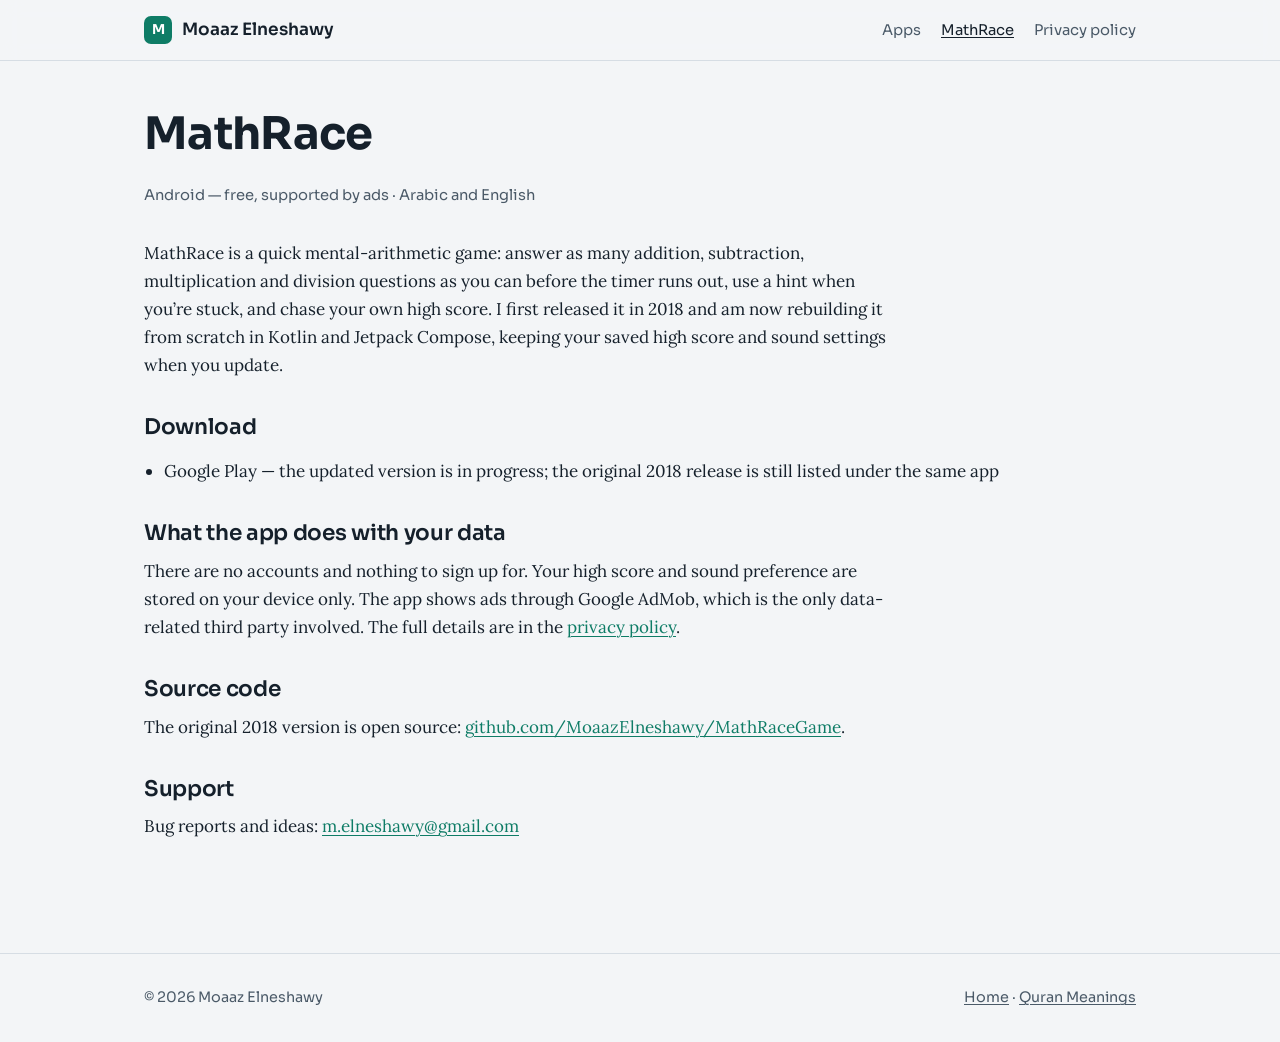
<file: apps/mathrace/index.html>
<!DOCTYPE html>
<html lang="en">
<head>
  <meta charset="utf-8">
  <meta name="viewport" content="width=device-width, initial-scale=1">
  <title>MathRace — Moaaz Elneshawy</title>
  <meta name="description" content="MathRace: a race-against-the-clock mental arithmetic game for Android, in Arabic and English. Rebuilt in Kotlin and Jetpack Compose.">
  <link rel="canonical" href="https://moaazelneshawy.github.io/apps/mathrace/">
  <link rel="stylesheet" href="../../assets/style.css">
</head>
<body>

<header class="site-header">
  <div class="wrap">
    <a class="brand" href="../../"><span class="brand-mark" aria-hidden="true">M</span> Moaaz Elneshawy</a>
    <nav class="site-nav" aria-label="Site">
      <a href="../../#apps">Apps</a>
      <a href="./" aria-current="page">MathRace</a>
      <a href="privacy.html">Privacy policy</a>
    </nav>
  </div>
</header>

<main class="doc">
  <div class="wrap">
    <h1>MathRace</h1>
    <p class="meta">Android — free, supported by ads · Arabic and English</p>

    <p class="measure">MathRace is a quick mental-arithmetic game: answer as many addition, subtraction, multiplication and division questions as you can before the timer runs out, use a hint when you’re stuck, and chase your own high score. I first released it in 2018 and am now rebuilding it from scratch in Kotlin and Jetpack Compose, keeping your saved high score and sound settings when you update.</p>

    <h2>Download</h2>
    <ul>
      <li>Google Play — the updated version is in progress; the original 2018 release is still listed under the same app</li>
    </ul>

    <h2>What the app does with your data</h2>
    <p class="measure">There are no accounts and nothing to sign up for. Your high score and sound preference are stored on your device only. The app shows ads through Google AdMob, which is the only data-related third party involved. The full details are in the <a href="privacy.html">privacy policy</a>.</p>

    <h2>Source code</h2>
    <p>The original 2018 version is open source: <a href="https://github.com/MoaazElneshawy/MathRaceGame">github.com/MoaazElneshawy/MathRaceGame</a>.</p>

    <h2>Support</h2>
    <p>Bug reports and ideas: <a href="mailto:m.elneshawy@gmail.com">m.elneshawy@gmail.com</a></p>
  </div>
</main>

<footer class="site-footer">
  <div class="wrap">
    <span>© 2026 Moaaz Elneshawy</span>
    <span><a href="../../">Home</a> · <a href="../quran-meanings/">Quran Meanings</a></span>
  </div>
</footer>

</body>
</html>
</file>
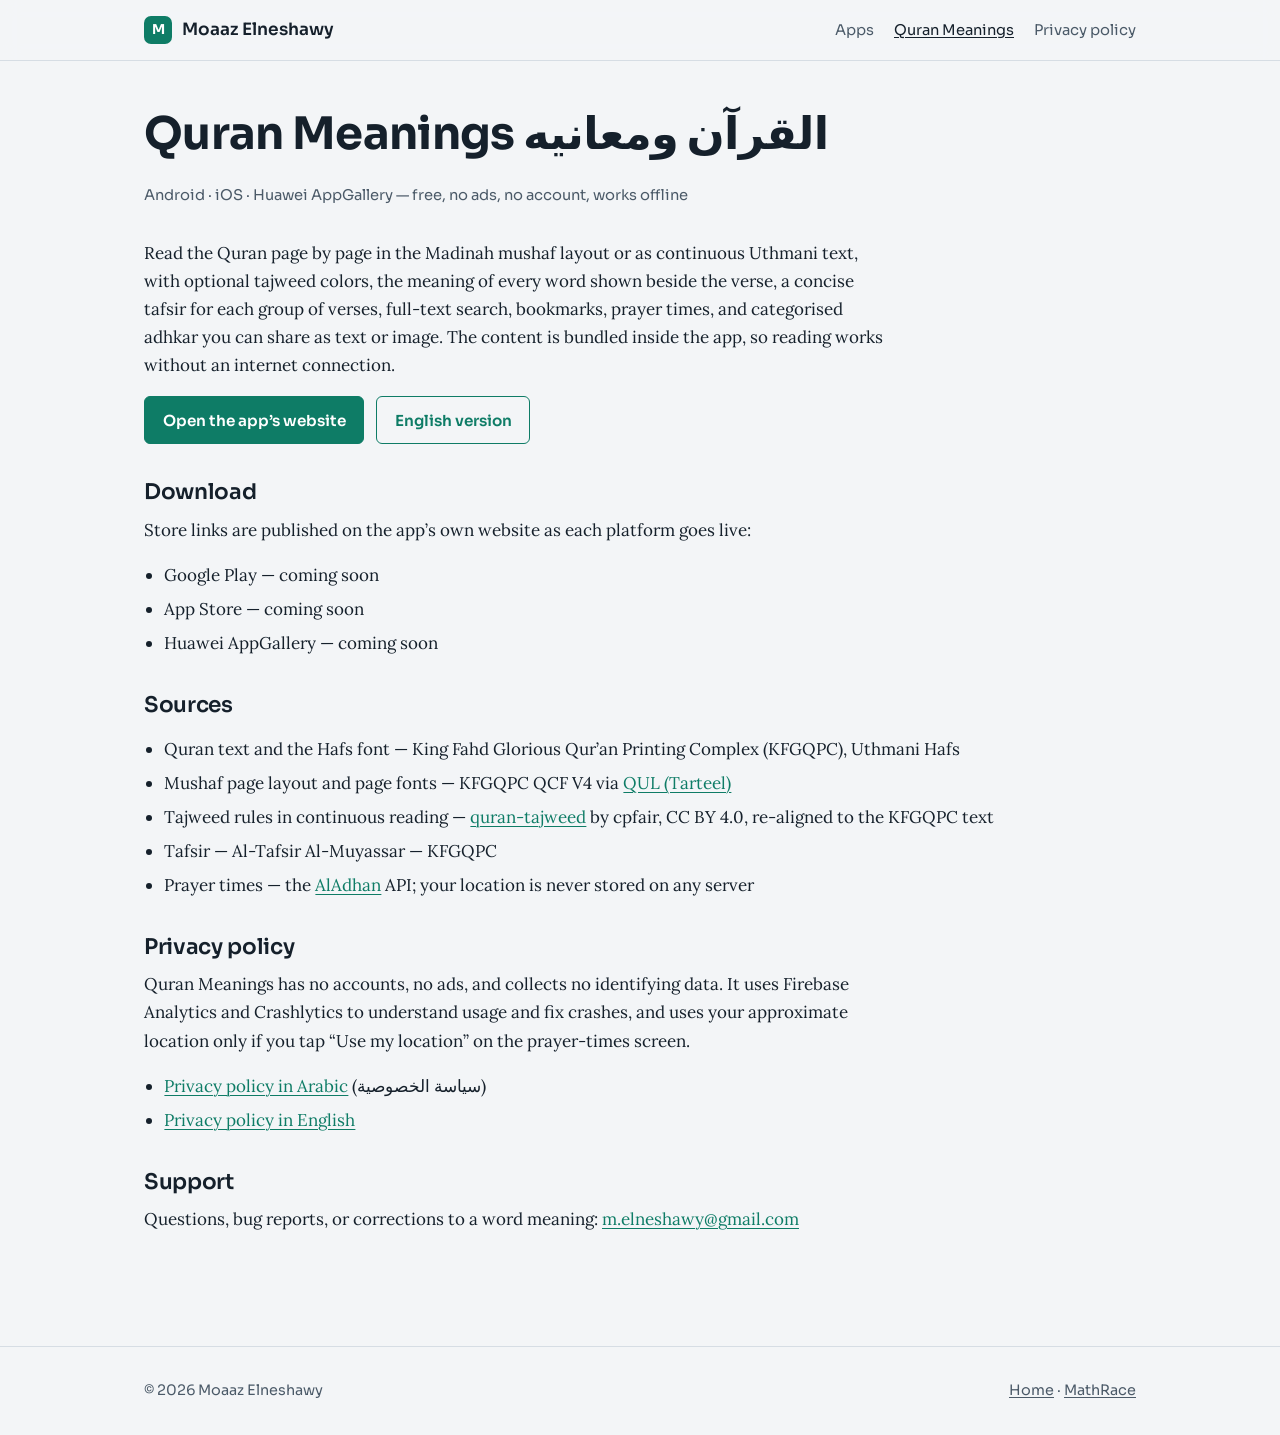
<file: apps/quran-meanings/index.html>
<!DOCTYPE html>
<html lang="en">
<head>
  <meta charset="utf-8">
  <meta name="viewport" content="width=device-width, initial-scale=1">
  <title>Quran Meanings — Moaaz Elneshawy</title>
  <meta name="description" content="Quran Meanings (القرآن ومعانيه): read the Quran in Uthmani script with tajweed colors, word-by-word meanings, concise tafsir, prayer times and adhkar. Free, ad-free, offline.">
  <link rel="canonical" href="https://moaazelneshawy.github.io/apps/quran-meanings/">
  <link rel="stylesheet" href="../../assets/style.css">
</head>
<body>

<header class="site-header">
  <div class="wrap">
    <a class="brand" href="../../"><span class="brand-mark" aria-hidden="true">M</span> Moaaz Elneshawy</a>
    <nav class="site-nav" aria-label="Site">
      <a href="../../#apps">Apps</a>
      <a href="./" aria-current="page">Quran Meanings</a>
      <a href="https://moaazelneshawy.github.io/quran-meanings/privacy.html">Privacy policy</a>
    </nav>
  </div>
</header>

<main class="doc">
  <div class="wrap">
    <h1>Quran Meanings <span lang="ar">القرآن ومعانيه</span></h1>
    <p class="meta">Android · iOS · Huawei AppGallery — free, no ads, no account, works offline</p>

    <p class="measure">Read the Quran page by page in the Madinah mushaf layout or as continuous Uthmani text, with optional tajweed colors, the meaning of every word shown beside the verse, a concise tafsir for each group of verses, full-text search, bookmarks, prayer times, and categorised adhkar you can share as text or image. The content is bundled inside the app, so reading works without an internet connection.</p>

    <p>
      <a class="btn btn-primary" href="https://moaazelneshawy.github.io/quran-meanings/">Open the app’s website</a>
      <a class="btn" href="https://moaazelneshawy.github.io/quran-meanings/en/">English version</a>
    </p>

    <h2>Download</h2>
    <p>Store links are published on the app’s own website as each platform goes live:</p>
    <ul>
      <li>Google Play — coming soon</li>
      <li>App Store — coming soon</li>
      <li>Huawei AppGallery — coming soon</li>
    </ul>

    <h2>Sources</h2>
    <ul>
      <li>Quran text and the Hafs font — King Fahd Glorious Qur’an Printing Complex (KFGQPC), Uthmani Hafs</li>
      <li>Mushaf page layout and page fonts — KFGQPC QCF V4 via <a href="https://qul.tarteel.ai">QUL (Tarteel)</a></li>
      <li>Tajweed rules in continuous reading — <a href="https://github.com/cpfair/quran-tajweed">quran-tajweed</a> by cpfair, CC BY 4.0, re-aligned to the KFGQPC text</li>
      <li>Tafsir — Al-Tafsir Al-Muyassar — KFGQPC</li>
      <li>Prayer times — the <a href="https://aladhan.com">AlAdhan</a> API; your location is never stored on any server</li>
    </ul>

    <h2>Privacy policy</h2>
    <p class="measure">Quran Meanings has no accounts, no ads, and collects no identifying data. It uses Firebase Analytics and Crashlytics to understand usage and fix crashes, and uses your approximate location only if you tap “Use my location” on the prayer-times screen.</p>
    <ul>
      <li><a href="https://moaazelneshawy.github.io/quran-meanings/privacy.html">Privacy policy in Arabic</a> <span lang="ar">(سياسة الخصوصية)</span></li>
      <li><a href="https://moaazelneshawy.github.io/quran-meanings/en/privacy.html">Privacy policy in English</a></li>
    </ul>

    <h2>Support</h2>
    <p>Questions, bug reports, or corrections to a word meaning: <a href="mailto:m.elneshawy@gmail.com">m.elneshawy@gmail.com</a></p>
  </div>
</main>

<footer class="site-footer">
  <div class="wrap">
    <span>© 2026 Moaaz Elneshawy</span>
    <span><a href="../../">Home</a> · <a href="../mathrace/">MathRace</a></span>
  </div>
</footer>

</body>
</html>
</file>
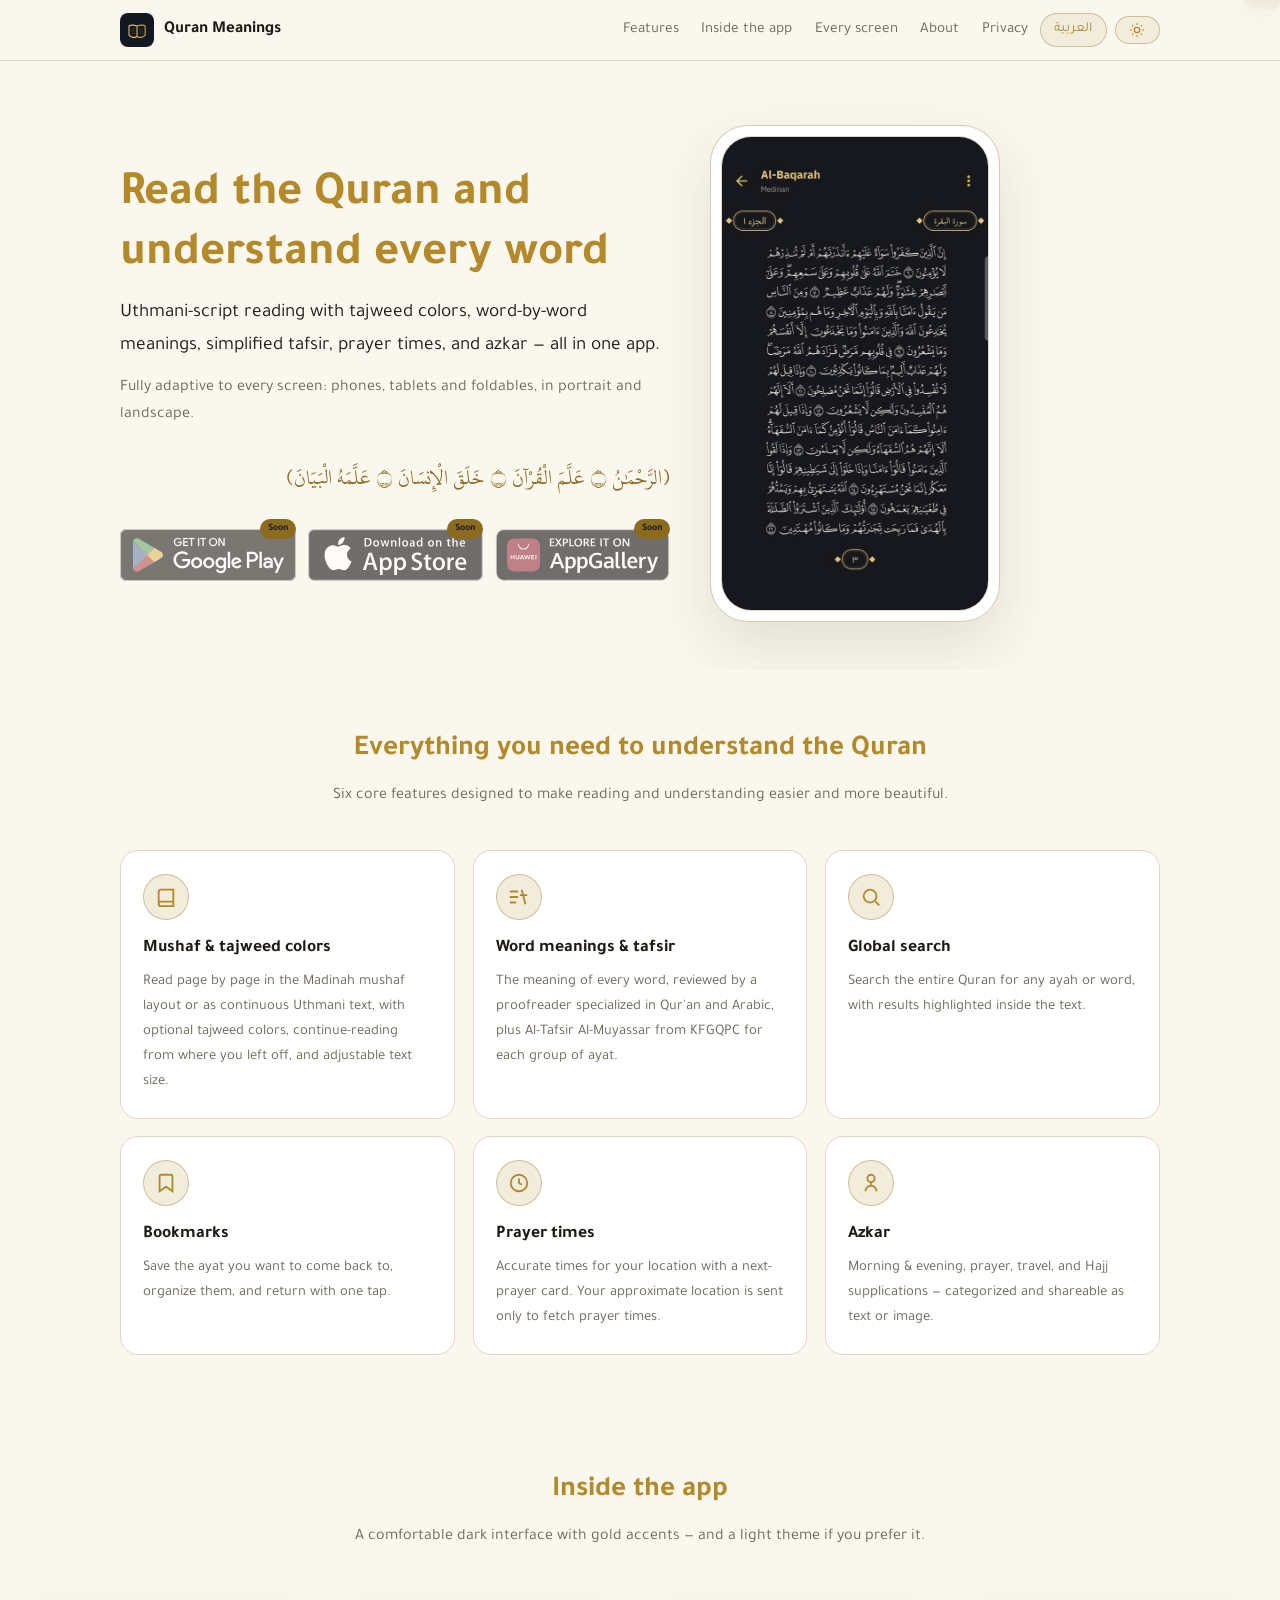
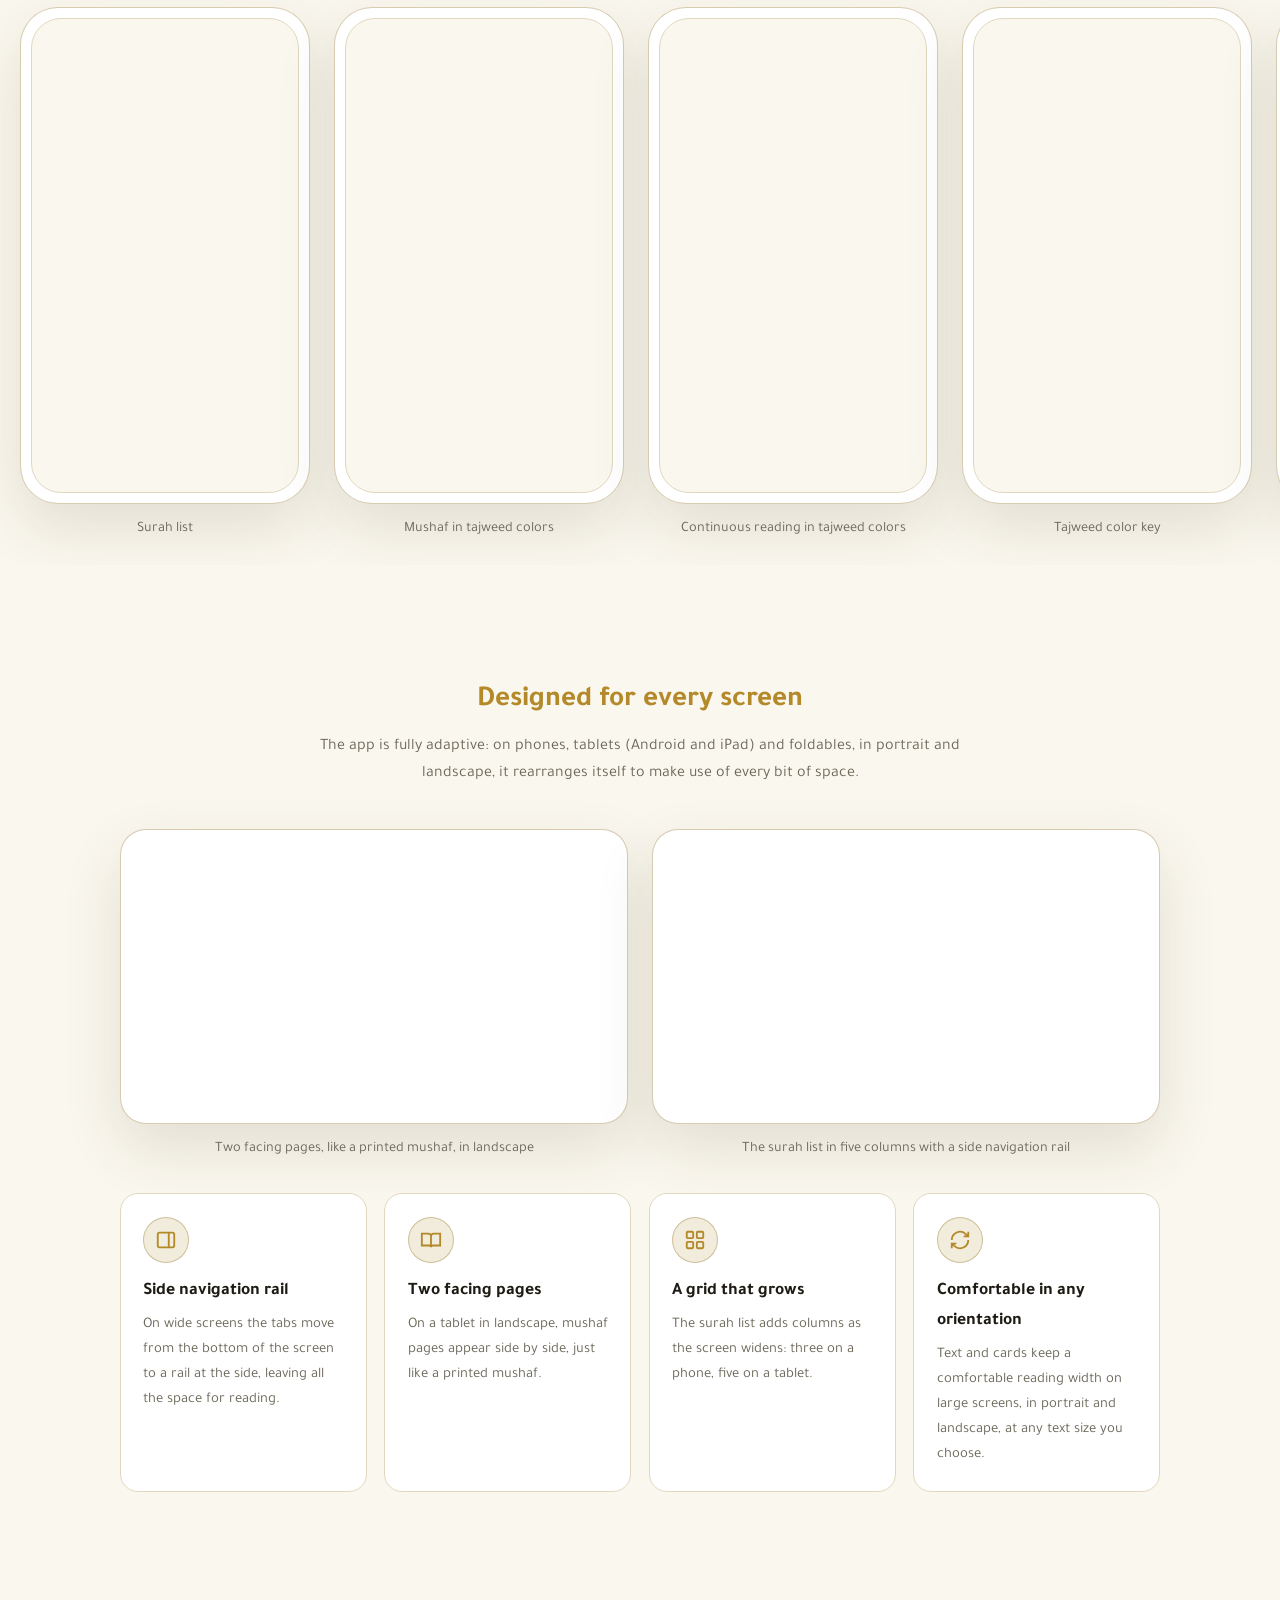
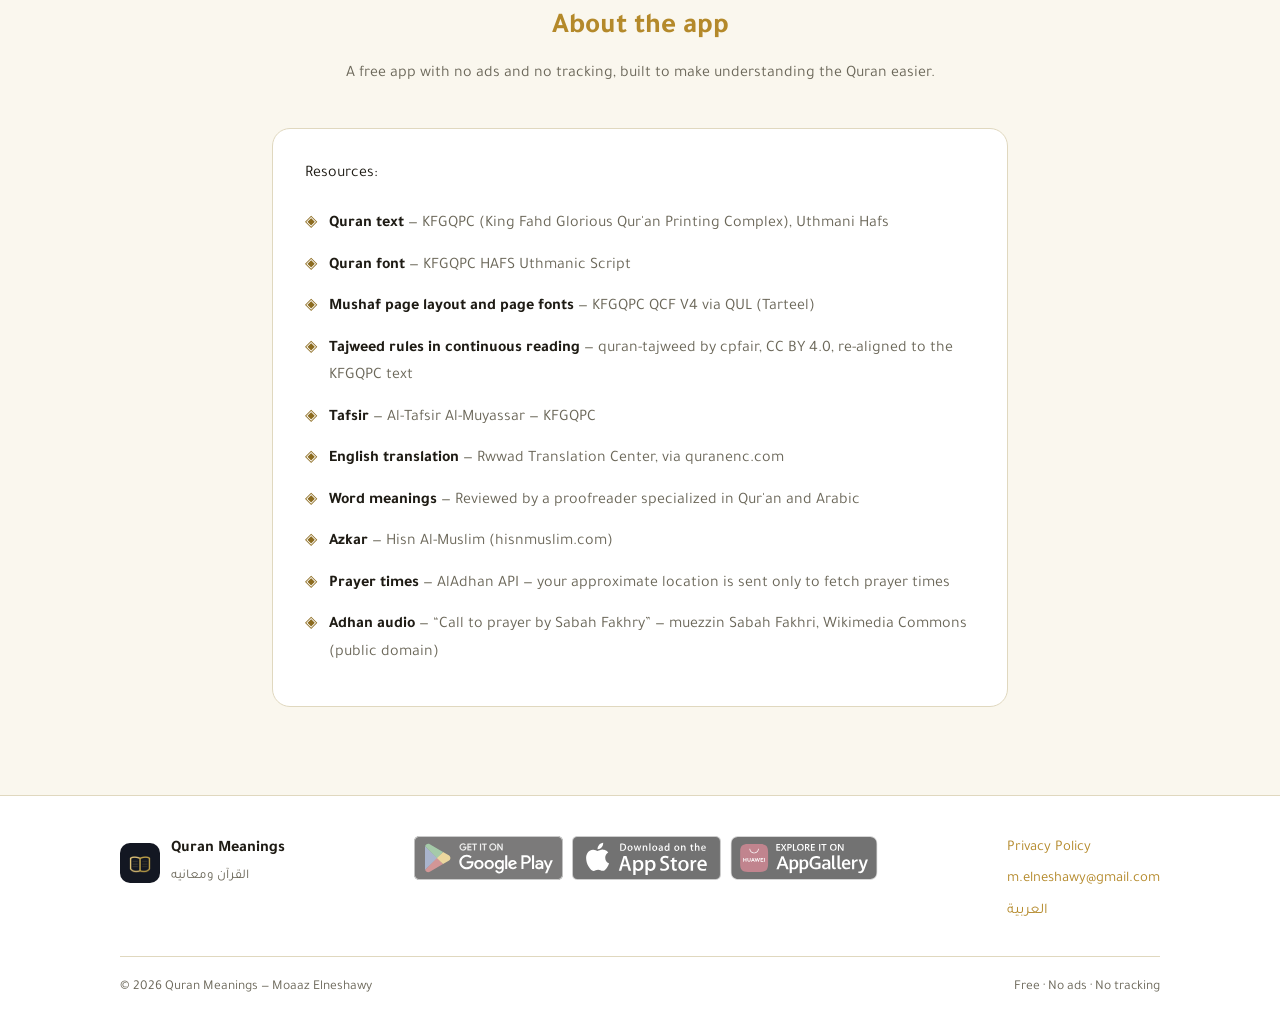
<file: quran-meanings/en/index.html>
<!DOCTYPE html>
<html lang="en" dir="ltr" data-theme="dark">
<head>
  <meta charset="UTF-8">
  <meta name="viewport" content="width=device-width, initial-scale=1">
  <meta http-equiv="Content-Security-Policy" content="default-src 'none'; script-src 'self'; style-src 'self'; img-src 'self'; font-src 'self'; base-uri 'none'; form-action 'none'">
  <meta name="referrer" content="strict-origin-when-cross-origin">
  <title>Quran Meanings — Read the Quran and understand every word</title>
  <meta name="description" content="Quran Meanings app: read the Quran in Uthmani script with tajweed colors, reviewed word-by-word meanings, Al-Tafsir Al-Muyassar, prayer times, and azkar. Available for phones and tablets on Android, iOS and Huawei.">
  <link rel="canonical" href="https://moaazelneshawy.github.io/quran-meanings/en/">
  <link rel="alternate" hreflang="ar" href="https://moaazelneshawy.github.io/quran-meanings/">
  <link rel="alternate" hreflang="en" href="https://moaazelneshawy.github.io/quran-meanings/en/">
  <link rel="alternate" hreflang="x-default" href="https://moaazelneshawy.github.io/quran-meanings/">
  <meta property="og:type" content="website">
  <meta property="og:title" content="Quran Meanings — Read the Quran and understand every word">
  <meta property="og:description" content="Uthmani-script reading with tajweed colors, word-by-word meanings, tafsir, prayer times, and azkar — in one app.">
  <meta property="og:image" content="https://moaazelneshawy.github.io/quran-meanings/assets/img/app-icon-1024.png">
  <meta property="og:url" content="https://moaazelneshawy.github.io/quran-meanings/en/">
  <meta property="og:locale" content="en">
  <meta name="twitter:card" content="summary">
  <link rel="icon" type="image/png" href="../favicon.png">
  <link rel="apple-touch-icon" href="../apple-touch-icon.png">
  <link rel="stylesheet" href="../assets/css/style.css">
  <script src="../assets/js/theme.js"></script>
  <script type="application/ld+json">
  {
    "@context": "https://schema.org",
    "@type": "MobileApplication",
    "name": "Quran Meanings",
    "alternateName": "القرآن ومعانيه",
    "operatingSystem": "Android, iOS",
    "applicationCategory": "ReferenceApplication",
    "description": "Read the Quran in Uthmani script with tajweed colors, word-by-word meanings, tafsir, prayer times and azkar.",
    "offers": { "@type": "Offer", "price": "0" }
  }
  </script>
</head>
<body>

<header class="site-header">
  <div class="container">
    <a class="brand" href="#">
      <img src="../assets/img/icon-192.png" alt="Quran Meanings icon" width="34" height="34">
      Quran Meanings
    </a>
    <nav class="site-nav" aria-label="Navigation">
      <a href="#features">Features</a>
      <a href="#screens">Inside the app</a>
      <a href="#adaptive">Every screen</a>
      <a href="#about">About</a>
      <a href="privacy.html">Privacy</a>
    </nav>
    <div class="header-actions">
      <a class="lang-switch" href="../" lang="ar" hreflang="ar">العربية</a>
      <button class="theme-toggle" type="button" aria-label="Toggle theme">
        <svg class="icon-moon" viewBox="0 0 24 24" fill="none" stroke="currentColor" stroke-width="2" aria-hidden="true"><path d="M21 12.8A9 9 0 1 1 11.2 3 7 7 0 0 0 21 12.8z"/></svg>
        <svg class="icon-sun" viewBox="0 0 24 24" fill="none" stroke="currentColor" stroke-width="2" aria-hidden="true"><circle cx="12" cy="12" r="4"/><path d="M12 2v2M12 20v2M4.9 4.9l1.4 1.4M17.7 17.7l1.4 1.4M2 12h2M20 12h2M4.9 19.1l1.4-1.4M17.7 6.3l1.4-1.4"/></svg>
      </button>
    </div>
  </div>
</header>

<main>

  <!-- ==================== hero ==================== -->
  <section class="hero">
    <div class="container">
      <div class="hero-copy">
        <h1>Read the Quran and understand every word</h1>
        <p class="tagline">Uthmani-script reading with tajweed colors, word-by-word meanings, simplified tafsir, prayer times, and azkar — all in one app.</p>
        <p class="sub">Fully adaptive to every screen: phones, tablets and foldables, in portrait and landscape.</p>
        <p class="quran hero-verse">﴿الرَّحْمَٰنُ ۝ عَلَّمَ الْقُرْآنَ ۝ خَلَقَ الْإِنسَانَ ۝ عَلَّمَهُ الْبَيَانَ﴾</p>
        <div class="store-badges">
          <a class="badge-soon" href="#" data-soon="Soon" aria-label="Google Play — coming soon"><img src="../assets/img/badges/gplay-badge.svg" alt="Get it on Google Play" height="52"></a>
          <a class="badge-soon" href="#" data-soon="Soon" aria-label="App Store — coming soon"><img src="../assets/img/badges/appstore-badge.svg" alt="Download on the App Store" height="52"></a>
          <a class="badge-soon" href="#" data-soon="Soon" aria-label="AppGallery — coming soon"><img src="../assets/img/badges/appgallery-badge.svg" alt="Explore it on AppGallery" height="52"></a>
        </div>
      </div>

      <!-- phone frame: real app screen (Play store screenshot) -->
      <div class="hero-phone">
        <div class="phone">
          <div class="phone-screen">
            <img src="../assets/img/screens/en/mushaf.jpg" alt="A mushaf page in the app: Surah Al-Baqarah" width="600" height="1067" fetchpriority="high">
          </div>
        </div>
      </div>
    </div>
  </section>

  <!-- ==================== features ==================== -->
  <section id="features">
    <div class="container">
      <div class="section-head">
        <h2>Everything you need to understand the Quran</h2>
        <p>Six core features designed to make reading and understanding easier and more beautiful.</p>
      </div>
      <div class="features-grid">
        <div class="feature-card">
          <div class="f-icon"><svg viewBox="0 0 24 24" fill="none" stroke-width="2"><path d="M4 19.5A2.5 2.5 0 0 1 6.5 17H20V4H6.5A2.5 2.5 0 0 0 4 6.5v13zM4 19.5A2.5 2.5 0 0 0 6.5 22H20v-5"/></svg></div>
          <h3>Mushaf &amp; tajweed colors</h3>
          <p>Read page by page in the Madinah mushaf layout or as continuous Uthmani text, with optional tajweed colors, continue-reading from where you left off, and adjustable text size.</p>
        </div>
        <div class="feature-card">
          <div class="f-icon"><svg viewBox="0 0 24 24" fill="none" stroke-width="2"><path d="M2 6h9M2 12h9M2 18h7M15 4l4 16M13 10h8"/></svg></div>
          <h3>Word meanings &amp; tafsir</h3>
          <p>The meaning of every word, reviewed by a proofreader specialized in Qur&#39;an and Arabic, plus Al-Tafsir Al-Muyassar from KFGQPC for each group of ayat.</p>
        </div>
        <div class="feature-card">
          <div class="f-icon"><svg viewBox="0 0 24 24" fill="none" stroke-width="2"><circle cx="11" cy="11" r="7"/><path d="m21 21-4.3-4.3"/></svg></div>
          <h3>Global search</h3>
          <p>Search the entire Quran for any ayah or word, with results highlighted inside the text.</p>
        </div>
        <div class="feature-card">
          <div class="f-icon"><svg viewBox="0 0 24 24" fill="none" stroke-width="2"><path d="M19 21l-7-5-7 5V5a2 2 0 0 1 2-2h10a2 2 0 0 1 2 2z"/></svg></div>
          <h3>Bookmarks</h3>
          <p>Save the ayat you want to come back to, organize them, and return with one tap.</p>
        </div>
        <div class="feature-card">
          <div class="f-icon"><svg viewBox="0 0 24 24" fill="none" stroke-width="2"><circle cx="12" cy="12" r="9"/><path d="M12 7v5l3 2"/></svg></div>
          <h3>Prayer times</h3>
          <p>Accurate times for your location with a next-prayer card. Your approximate location is sent only to fetch prayer times.</p>
        </div>
        <div class="feature-card">
          <div class="f-icon"><svg viewBox="0 0 24 24" fill="none" stroke-width="2"><path d="M12 3a4 4 0 1 0 0 8 4 4 0 0 0 0-8zM6 21a6 6 0 0 1 12 0M12 11v3"/></svg></div>
          <h3>Azkar</h3>
          <p>Morning &amp; evening, prayer, travel, and Hajj supplications — categorized and shareable as text or image.</p>
        </div>
      </div>
    </div>
  </section>

  <!-- ==================== screens ==================== -->
  <section id="screens">
    <div class="section-head">
      <h2>Inside the app</h2>
      <p>A comfortable dark interface with gold accents — and a light theme if you prefer it.</p>
    </div>
    <div class="screens-strip">
      <div>
        <div class="phone"><div class="phone-screen"><img src="../assets/img/screens/en/home.jpg" alt="Surah list screen with continue reading" width="600" height="1067" loading="lazy" decoding="async"></div></div>
        <p class="screen-caption">Surah list</p>
      </div>
      <div>
        <div class="phone"><div class="phone-screen"><img src="../assets/img/screens/en/tajweed-mushaf.jpg" alt="A mushaf page in tajweed colors: Surah Al-Baqarah" width="600" height="1067" loading="lazy" decoding="async"></div></div>
        <p class="screen-caption">Mushaf in tajweed colors</p>
      </div>
      <div>
        <div class="phone"><div class="phone-screen"><img src="../assets/img/screens/en/tajweed-reading.jpg" alt="Continuous reading of Al-Baqarah in tajweed colors" width="600" height="1067" loading="lazy" decoding="async"></div></div>
        <p class="screen-caption">Continuous reading in tajweed colors</p>
      </div>
      <div>
        <div class="phone"><div class="phone-screen"><img src="../assets/img/screens/en/tajweed-legend.jpg" alt="The tajweed rules and their colors in the app" width="600" height="1067" loading="lazy" decoding="async"></div></div>
        <p class="screen-caption">Tajweed color key</p>
      </div>
      <div>
        <div class="phone"><div class="phone-screen"><img src="../assets/img/screens/en/meanings.jpg" alt="Word meanings of an ayah" width="600" height="1067" loading="lazy" decoding="async"></div></div>
        <p class="screen-caption">Word meanings</p>
      </div>
      <div>
        <div class="phone"><div class="phone-screen"><img src="../assets/img/screens/en/tafsir.jpg" alt="Simplified tafsir of an ayah" width="600" height="1067" loading="lazy" decoding="async"></div></div>
        <p class="screen-caption">Simplified tafsir</p>
      </div>
      <div>
        <div class="phone"><div class="phone-screen"><img src="../assets/img/screens/en/prayer.jpg" alt="Prayer times screen" width="600" height="1067" loading="lazy" decoding="async"></div></div>
        <p class="screen-caption">Prayer times</p>
      </div>
      <div>
        <div class="phone"><div class="phone-screen"><img src="../assets/img/screens/en/azkar.jpg" alt="Morning azkar with a counter" width="600" height="1067" loading="lazy" decoding="async"></div></div>
        <p class="screen-caption">Azkar</p>
      </div>
      <div>
        <div class="phone"><div class="phone-screen"><img src="../assets/img/screens/en/search.jpg" alt="Searching the Quran" width="600" height="1067" loading="lazy" decoding="async"></div></div>
        <p class="screen-caption">Search the Quran</p>
      </div>
    </div>
  </section>

  <!-- ==================== adaptive ==================== -->
  <section id="adaptive">
    <div class="container">
      <div class="section-head">
        <h2>Designed for every screen</h2>
        <p>The app is fully adaptive: on phones, tablets (Android and iPad) and foldables, in portrait and landscape, it rearranges itself to make use of every bit of space.</p>
      </div>
      <div class="tablet-shots">
        <figure>
          <div class="tablet"><img src="../assets/img/screens/en/tablet-spread.jpg" alt="Two facing mushaf pages on a tablet in landscape" width="1600" height="900" loading="lazy" decoding="async"></div>
          <figcaption class="screen-caption">Two facing pages, like a printed mushaf, in landscape</figcaption>
        </figure>
        <figure>
          <div class="tablet"><img src="../assets/img/screens/en/tablet-home.jpg" alt="The surah list on a tablet with five columns and a side navigation rail" width="1600" height="900" loading="lazy" decoding="async"></div>
          <figcaption class="screen-caption">The surah list in five columns with a side navigation rail</figcaption>
        </figure>
      </div>
      <div class="features-grid adaptive-points">
        <div class="feature-card">
          <div class="f-icon"><svg viewBox="0 0 24 24" fill="none" stroke-width="2"><rect x="3" y="4" width="18" height="16" rx="2"/><path d="M15 4v16"/></svg></div>
          <h3>Side navigation rail</h3>
          <p>On wide screens the tabs move from the bottom of the screen to a rail at the side, leaving all the space for reading.</p>
        </div>
        <div class="feature-card">
          <div class="f-icon"><svg viewBox="0 0 24 24" fill="none" stroke-width="2"><path d="M2 5h7a3 3 0 0 1 3 3v12a2 2 0 0 0-2-2H2zM22 5h-7a3 3 0 0 0-3 3v12a2 2 0 0 1 2-2h8z"/></svg></div>
          <h3>Two facing pages</h3>
          <p>On a tablet in landscape, mushaf pages appear side by side, just like a printed mushaf.</p>
        </div>
        <div class="feature-card">
          <div class="f-icon"><svg viewBox="0 0 24 24" fill="none" stroke-width="2"><rect x="3" y="3" width="7" height="7" rx="1"/><rect x="14" y="3" width="7" height="7" rx="1"/><rect x="3" y="14" width="7" height="7" rx="1"/><rect x="14" y="14" width="7" height="7" rx="1"/></svg></div>
          <h3>A grid that grows</h3>
          <p>The surah list adds columns as the screen widens: three on a phone, five on a tablet.</p>
        </div>
        <div class="feature-card">
          <div class="f-icon"><svg viewBox="0 0 24 24" fill="none" stroke-width="2"><path d="M3 12a9 9 0 0 1 15-6.7L21 8M21 3v5h-5M21 12a9 9 0 0 1-15 6.7L3 16M3 21v-5h5"/></svg></div>
          <h3>Comfortable in any orientation</h3>
          <p>Text and cards keep a comfortable reading width on large screens, in portrait and landscape, at any text size you choose.</p>
        </div>
      </div>
    </div>
  </section>

  <!-- ==================== about ==================== -->
  <section id="about">
    <div class="container">
      <div class="section-head">
        <h2>About the app</h2>
        <p>A free app with no ads and no tracking, built to make understanding the Quran easier.</p>
      </div>
      <div class="about-card">
        <p>Resources:</p>
        <ul>
          <li><span><b>Quran text</b> — KFGQPC (King Fahd Glorious Qur&#39;an Printing Complex), Uthmani Hafs</span></li>
          <li><span><b>Quran font</b> — KFGQPC HAFS Uthmanic Script</span></li>
          <li><span><b>Mushaf page layout and page fonts</b> — KFGQPC QCF V4 via QUL (Tarteel)</span></li>
          <li><span><b>Tajweed rules in continuous reading</b> — quran-tajweed by cpfair, CC BY 4.0, re-aligned to the KFGQPC text</span></li>
          <li><span><b>Tafsir</b> — Al-Tafsir Al-Muyassar — KFGQPC</span></li>
          <li><span><b>English translation</b> — Rwwad Translation Center, via quranenc.com</span></li>
          <li><span><b>Word meanings</b> — Reviewed by a proofreader specialized in Qur&#39;an and Arabic</span></li>
          <li><span><b>Azkar</b> — Hisn Al-Muslim (hisnmuslim.com)</span></li>
          <li><span><b>Prayer times</b> — AlAdhan API — your approximate location is sent only to fetch prayer times</span></li>
          <li><span><b>Adhan audio</b> — “Call to prayer by Sabah Fakhry” — muezzin Sabah Fakhri, Wikimedia Commons (public domain)</span></li>
        </ul>
      </div>
    </div>
  </section>

</main>

<!-- ==================== footer ==================== -->
<footer class="site-footer">
  <div class="container">
    <div class="footer-grid">
      <div>
        <div class="footer-brand">
          <img src="../assets/img/icon-192.png" alt="" width="40" height="40">
          <span>Quran Meanings<br><small class="brand-sub">القرآن ومعانيه</small></span>
        </div>
      </div>
      <div>
        <div class="footer-stores">
          <a class="badge-soon" href="#" data-soon="Soon" aria-label="Google Play — coming soon"><img src="../assets/img/badges/gplay-badge.svg" alt="Get it on Google Play" height="44"></a>
          <a class="badge-soon" href="#" data-soon="Soon" aria-label="App Store — coming soon"><img src="../assets/img/badges/appstore-badge.svg" alt="Download on the App Store" height="44"></a>
          <a class="badge-soon" href="#" data-soon="Soon" aria-label="AppGallery — coming soon"><img src="../assets/img/badges/appgallery-badge.svg" alt="Explore it on AppGallery" height="44"></a>
        </div>
      </div>
      <div class="footer-links">
        <a href="privacy.html">Privacy Policy</a>
        <a id="contact-email" href="#">Contact</a>
        <a href="../" lang="ar">العربية</a>
      </div>
    </div>
    <div class="footer-bottom">
      <span>© 2026 Quran Meanings — Moaaz Elneshawy</span>
      <span>Free · No ads · No tracking</span>
    </div>
  </div>
</footer>

<script src="../assets/js/main.js"></script>
</body>
</html>
</file>
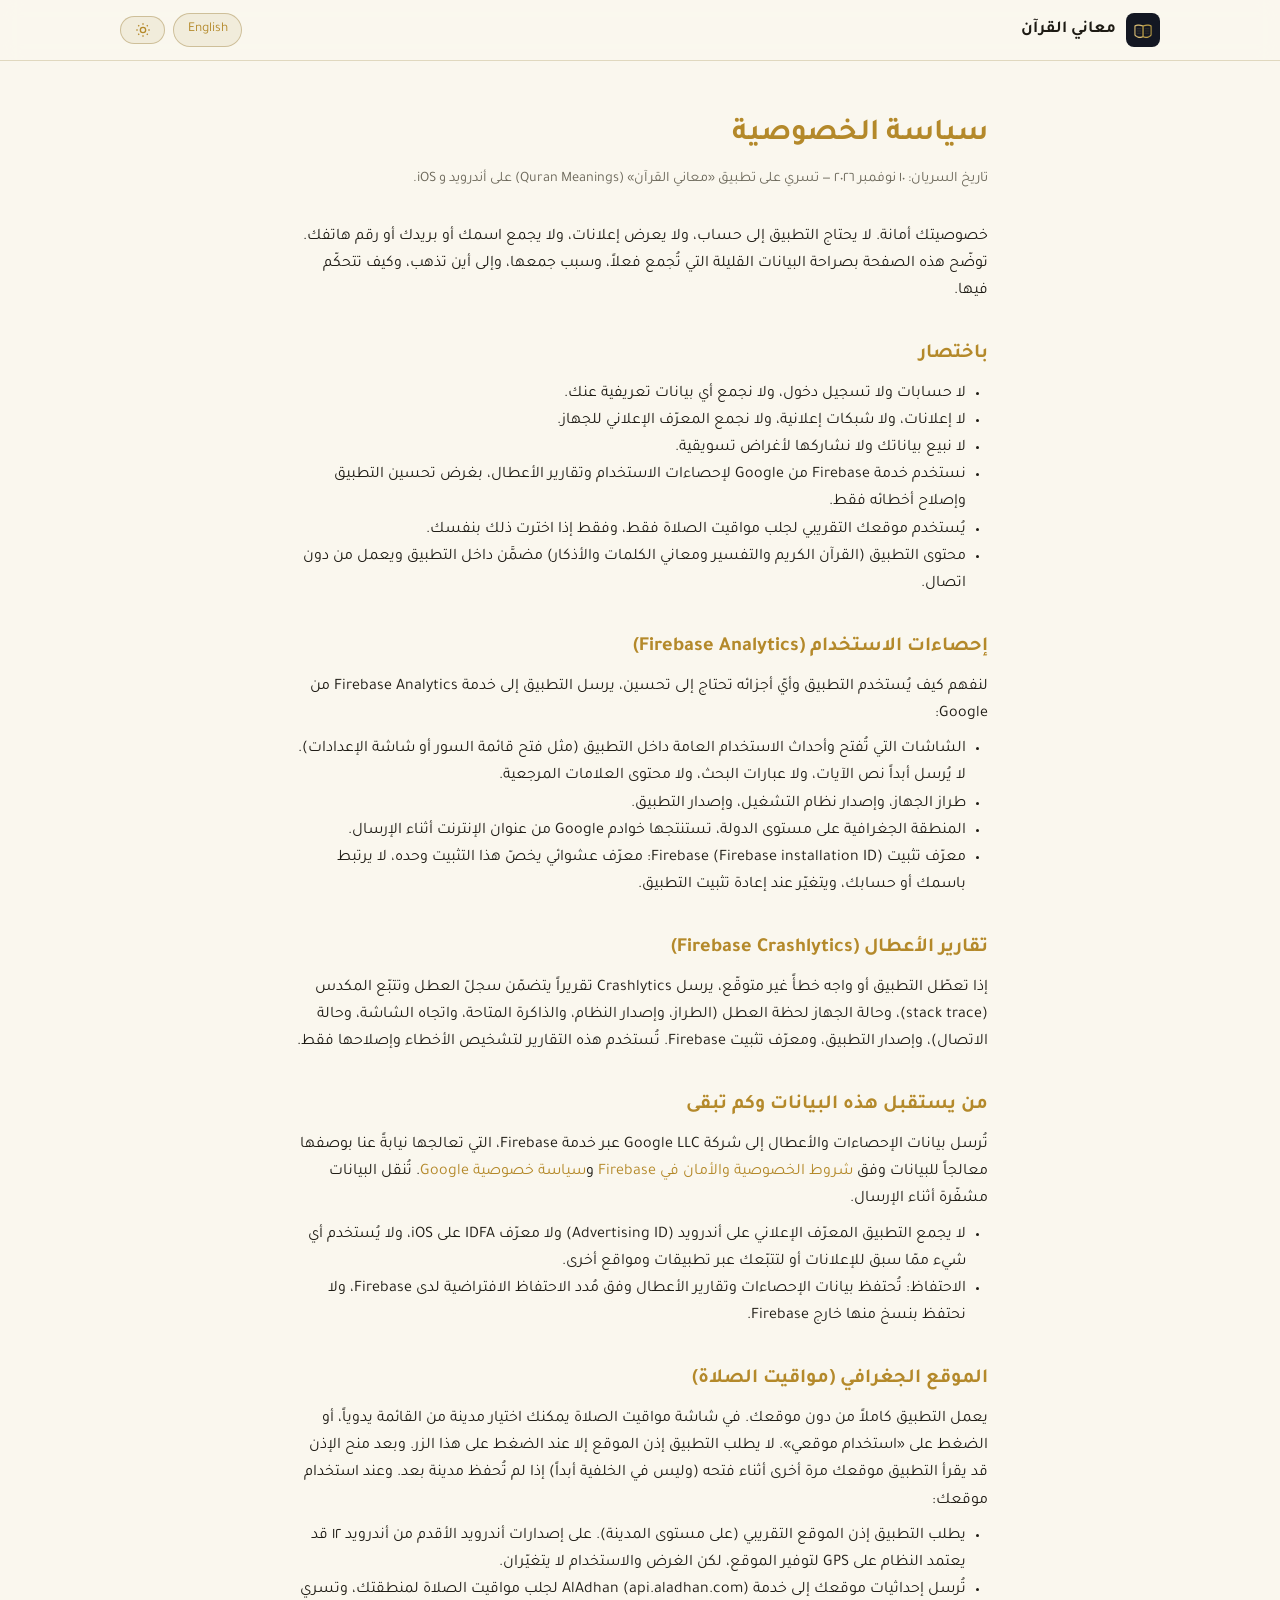
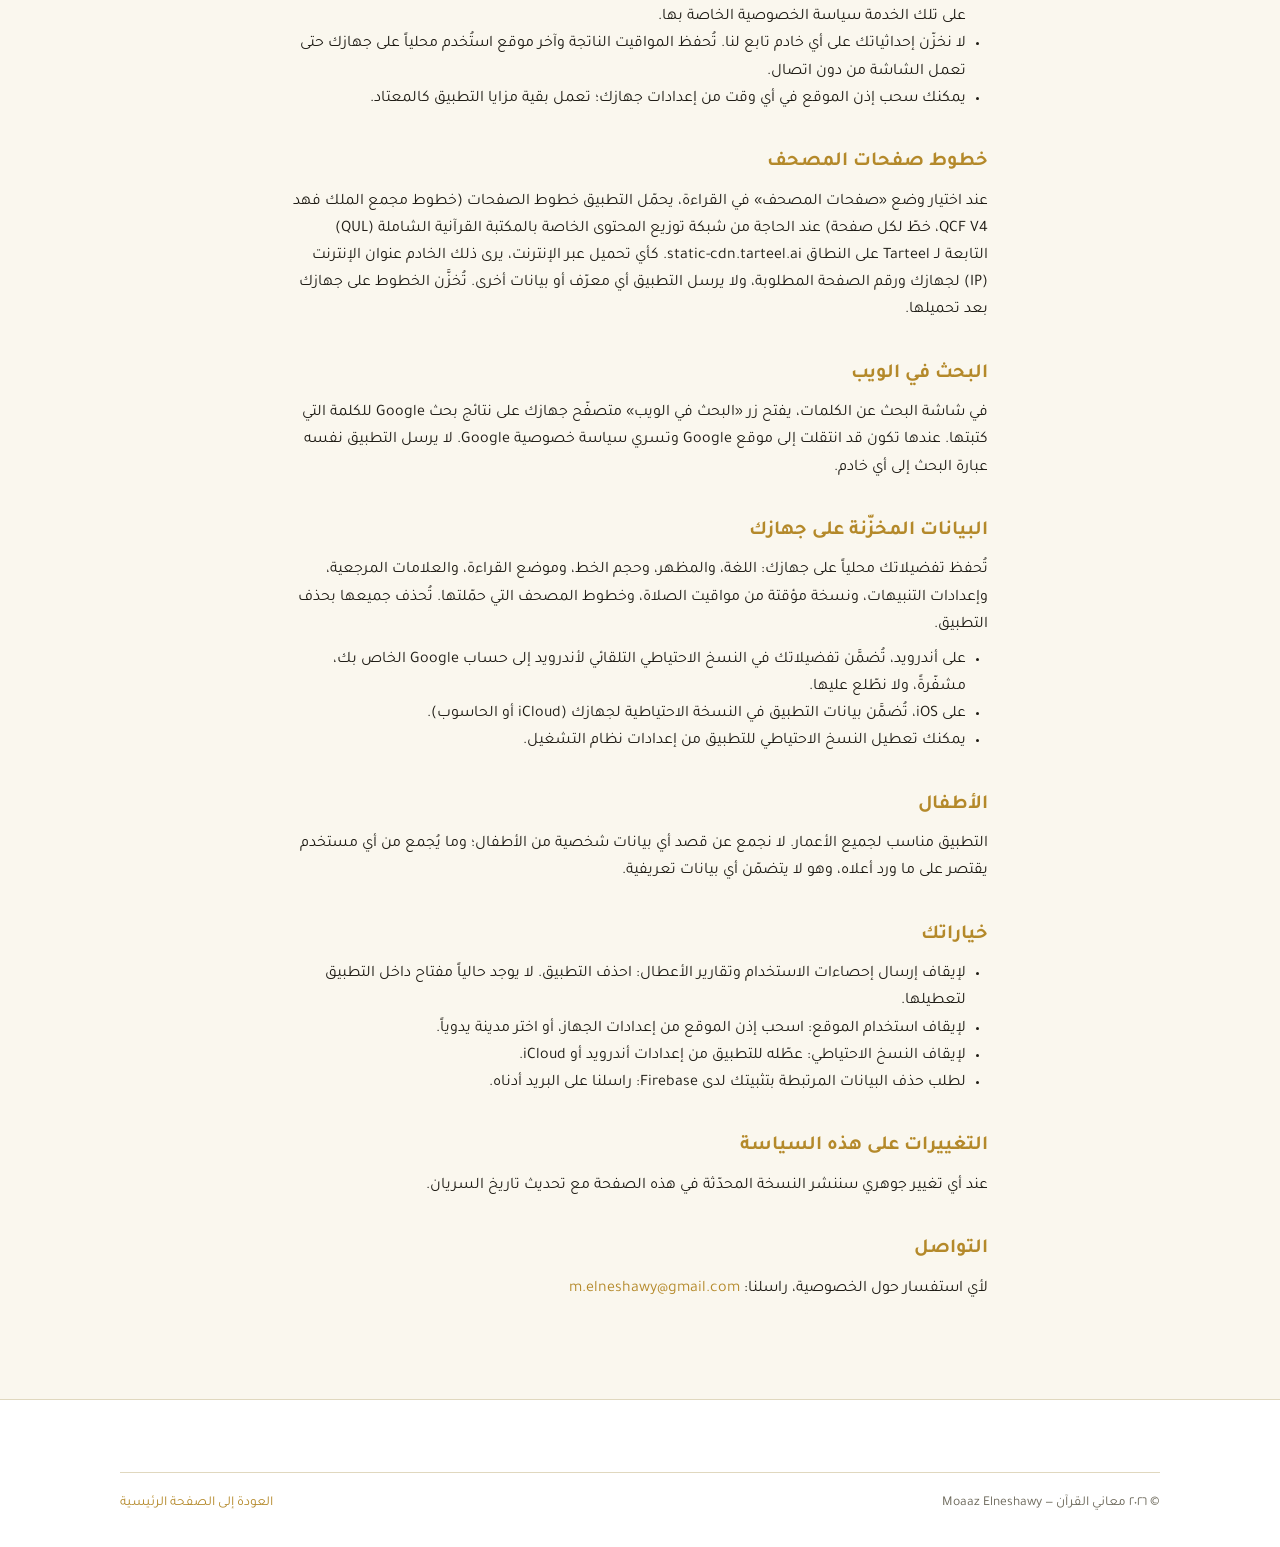
<file: privacy.html>
<!DOCTYPE html>
<!-- Generated by pandoc from privacy.md / en/privacy.md using doc.template.html. Edit those files, not this one. -->
<html lang="ar" dir="rtl" data-theme="dark">
<head>
  <meta charset="UTF-8">
  <meta name="viewport" content="width=device-width, initial-scale=1">
  <meta http-equiv="Content-Security-Policy" content="default-src 'none'; script-src 'self'; style-src 'self'; img-src 'self'; font-src 'self'; base-uri 'none'; form-action 'none'">
  <meta name="referrer" content="strict-origin-when-cross-origin">
  <title>سياسة الخصوصية — معاني القرآن</title>
  <meta name="description" content="سياسة الخصوصية لتطبيق معاني القرآن: لا حسابات، لا إعلانات، لا معرّف إعلاني. تحليلات وتقارير أعطال عبر Firebase، وموقع تقريبي لمواقيت الصلاة عند اختيارك فقط.">
  <link rel="canonical" href="https://moaazelneshawy.github.io/quran-meanings/privacy.html">
  <link rel="alternate" hreflang="ar" href="https://moaazelneshawy.github.io/quran-meanings/privacy.html">
  <link rel="alternate" hreflang="en" href="https://moaazelneshawy.github.io/quran-meanings/en/privacy.html">
  <link rel="icon" type="image/png" href="favicon.png">
  <link rel="stylesheet" href="assets/css/style.css">
  <script src="assets/js/theme.js"></script>
</head>
<body>

<header class="site-header">
  <div class="container">
    <a class="brand" href="./">
      <img src="assets/img/icon-192.png" alt="أيقونة معاني القرآن" width="34" height="34">
      معاني القرآن
    </a>
    <div class="header-actions ms-auto">
      <a class="lang-switch" href="en/privacy.html" lang="en" hreflang="en">English</a>
      <button class="theme-toggle" type="button" aria-label="تبديل المظهر">
        <svg class="icon-moon" viewBox="0 0 24 24" fill="none" stroke="currentColor" stroke-width="2" aria-hidden="true"><path d="M21 12.8A9 9 0 1 1 11.2 3 7 7 0 0 0 21 12.8z"/></svg>
        <svg class="icon-sun" viewBox="0 0 24 24" fill="none" stroke="currentColor" stroke-width="2" aria-hidden="true"><circle cx="12" cy="12" r="4"/><path d="M12 2v2M12 20v2M4.9 4.9l1.4 1.4M17.7 17.7l1.4 1.4M2 12h2M20 12h2M4.9 19.1l1.4-1.4M17.7 6.3l1.4-1.4"/></svg>
      </button>
    </div>
  </div>
</header>

<main class="doc">
<h1 id="سياسة-الخصوصية">سياسة الخصوصية</h1>
<p class="doc-date">تاريخ السريان: ١٠ نوفمبر ٢٠٢٦ — تسري على تطبيق «معاني القرآن» (Quran Meanings) على أندرويد و iOS.</p>

<p>خصوصيتك أمانة. لا يحتاج التطبيق إلى حساب، ولا يعرض إعلانات، ولا يجمع اسمك أو بريدك أو رقم هاتفك. توضّح هذه الصفحة بصراحة البيانات القليلة التي تُجمع فعلاً، وسبب جمعها، وإلى أين تذهب، وكيف تتحكّم فيها.</p>
<h2 id="باختصار">باختصار</h2>
<ul>
<li>لا حسابات ولا تسجيل دخول، ولا نجمع أي بيانات تعريفية عنك.</li>
<li>لا إعلانات، ولا شبكات إعلانية، ولا نجمع المعرّف الإعلاني للجهاز.</li>
<li>لا نبيع بياناتك ولا نشاركها لأغراض تسويقية.</li>
<li>نستخدم خدمة Firebase من Google لإحصاءات الاستخدام وتقارير الأعطال، بغرض تحسين التطبيق وإصلاح أخطائه فقط.</li>
<li>يُستخدم موقعك التقريبي لجلب مواقيت الصلاة فقط، وفقط إذا اخترت ذلك بنفسك.</li>
<li>محتوى التطبيق (القرآن الكريم والتفسير ومعاني الكلمات والأذكار) مضمَّن داخل التطبيق ويعمل من دون اتصال.</li>
</ul>
<h2 id="إحصاءات-الاستخدام-firebase-analytics">إحصاءات الاستخدام (Firebase Analytics)</h2>
<p>لنفهم كيف يُستخدم التطبيق وأيّ أجزائه تحتاج إلى تحسين، يرسل التطبيق إلى خدمة Firebase Analytics من Google:</p>
<ul>
<li>الشاشات التي تُفتح وأحداث الاستخدام العامة داخل التطبيق (مثل فتح قائمة السور أو شاشة الإعدادات). لا يُرسل أبداً نص الآيات، ولا عبارات البحث، ولا محتوى العلامات المرجعية.</li>
<li>طراز الجهاز، وإصدار نظام التشغيل، وإصدار التطبيق.</li>
<li>المنطقة الجغرافية على مستوى الدولة، تستنتجها خوادم Google من عنوان الإنترنت أثناء الإرسال.</li>
<li>معرّف تثبيت Firebase (Firebase installation ID): معرّف عشوائي يخصّ هذا التثبيت وحده، لا يرتبط باسمك أو حسابك، ويتغيّر عند إعادة تثبيت التطبيق.</li>
</ul>
<h2 id="تقارير-الأعطال-firebase-crashlytics">تقارير الأعطال (Firebase Crashlytics)</h2>
<p>إذا تعطّل التطبيق أو واجه خطأً غير متوقّع، يرسل Crashlytics تقريراً يتضمّن سجلّ العطل وتتبّع المكدس (stack trace)، وحالة الجهاز لحظة العطل (الطراز، وإصدار النظام، والذاكرة المتاحة، واتجاه الشاشة، وحالة الاتصال)، وإصدار التطبيق، ومعرّف تثبيت Firebase. تُستخدم هذه التقارير لتشخيص الأخطاء وإصلاحها فقط.</p>
<h2 id="من-يستقبل-هذه-البيانات-وكم-تبقى">من يستقبل هذه البيانات وكم تبقى</h2>
<p>تُرسل بيانات الإحصاءات والأعطال إلى شركة Google LLC عبر خدمة Firebase، التي تعالجها نيابةً عنا بوصفها معالجاً للبيانات وفق <a href="https://firebase.google.com/support/privacy">شروط الخصوصية والأمان في Firebase</a> و<a href="https://policies.google.com/privacy">سياسة خصوصية Google</a>. تُنقل البيانات مشفّرة أثناء الإرسال.</p>
<ul>
<li>لا يجمع التطبيق المعرّف الإعلاني على أندرويد (Advertising ID) ولا معرّف IDFA على iOS، ولا يُستخدم أي شيء ممّا سبق للإعلانات أو لتتبّعك عبر تطبيقات ومواقع أخرى.</li>
<li>الاحتفاظ: تُحتفظ بيانات الإحصاءات وتقارير الأعطال وفق مُدد الاحتفاظ الافتراضية لدى Firebase، ولا نحتفظ بنسخ منها خارج Firebase.</li>
</ul>
<h2 id="الموقع-الجغرافي-مواقيت-الصلاة">الموقع الجغرافي (مواقيت الصلاة)</h2>
<p>يعمل التطبيق كاملاً من دون موقعك. في شاشة مواقيت الصلاة يمكنك اختيار مدينة من القائمة يدوياً، أو الضغط على «استخدام موقعي». لا يطلب التطبيق إذن الموقع إلا عند الضغط على هذا الزر. وبعد منح الإذن قد يقرأ التطبيق موقعك مرة أخرى أثناء فتحه (وليس في الخلفية أبداً) إذا لم تُحفظ مدينة بعد. وعند استخدام موقعك:</p>
<ul>
<li>يطلب التطبيق إذن الموقع التقريبي (على مستوى المدينة). على إصدارات أندرويد الأقدم من أندرويد ١٢ قد يعتمد النظام على GPS لتوفير الموقع، لكن الغرض والاستخدام لا يتغيّران.</li>
<li>تُرسل إحداثيات موقعك إلى خدمة AlAdhan (api.aladhan.com) لجلب مواقيت الصلاة لمنطقتك، وتسري على تلك الخدمة سياسة الخصوصية الخاصة بها.</li>
<li>لا نخزّن إحداثياتك على أي خادم تابع لنا. تُحفظ المواقيت الناتجة وآخر موقع استُخدم محلياً على جهازك حتى تعمل الشاشة من دون اتصال.</li>
<li>يمكنك سحب إذن الموقع في أي وقت من إعدادات جهازك؛ تعمل بقية مزايا التطبيق كالمعتاد.</li>
</ul>
<h2 id="خطوط-صفحات-المصحف">خطوط صفحات المصحف</h2>
<p>عند اختيار وضع «صفحات المصحف» في القراءة، يحمّل التطبيق خطوط الصفحات (خطوط مجمع الملك فهد QCF V4، خطّ لكل صفحة) عند الحاجة من شبكة توزيع المحتوى الخاصة بالمكتبة القرآنية الشاملة (QUL) التابعة لـ Tarteel على النطاق static-cdn.tarteel.ai. كأي تحميل عبر الإنترنت، يرى ذلك الخادم عنوان الإنترنت (IP) لجهازك ورقم الصفحة المطلوبة، ولا يرسل التطبيق أي معرّف أو بيانات أخرى. تُخزَّن الخطوط على جهازك بعد تحميلها.</p>
<h2 id="البحث-في-الويب">البحث في الويب</h2>
<p>في شاشة البحث عن الكلمات، يفتح زر «البحث في الويب» متصفّح جهازك على نتائج بحث Google للكلمة التي كتبتها. عندها تكون قد انتقلت إلى موقع Google وتسري سياسة خصوصية Google. لا يرسل التطبيق نفسه عبارة البحث إلى أي خادم.</p>
<h2 id="البيانات-المخزّنة-على-جهازك">البيانات المخزّنة على جهازك</h2>
<p>تُحفظ تفضيلاتك محلياً على جهازك: اللغة، والمظهر، وحجم الخط، وموضع القراءة، والعلامات المرجعية، وإعدادات التنبيهات، ونسخة مؤقتة من مواقيت الصلاة، وخطوط المصحف التي حمّلتها. تُحذف جميعها بحذف التطبيق.</p>
<ul>
<li>على أندرويد، تُضمَّن تفضيلاتك في النسخ الاحتياطي التلقائي لأندرويد إلى حساب Google الخاص بك، مشفّرةً، ولا نطّلع عليها.</li>
<li>على iOS، تُضمَّن بيانات التطبيق في النسخة الاحتياطية لجهازك (iCloud أو الحاسوب).</li>
<li>يمكنك تعطيل النسخ الاحتياطي للتطبيق من إعدادات نظام التشغيل.</li>
</ul>
<h2 id="الأطفال">الأطفال</h2>
<p>التطبيق مناسب لجميع الأعمار. لا نجمع عن قصد أي بيانات شخصية من الأطفال؛ وما يُجمع من أي مستخدم يقتصر على ما ورد أعلاه، وهو لا يتضمّن أي بيانات تعريفية.</p>
<h2 id="خياراتك">خياراتك</h2>
<ul>
<li>لإيقاف إرسال إحصاءات الاستخدام وتقارير الأعطال: احذف التطبيق. لا يوجد حالياً مفتاح داخل التطبيق لتعطيلها.</li>
<li>لإيقاف استخدام الموقع: اسحب إذن الموقع من إعدادات الجهاز، أو اختر مدينة يدوياً.</li>
<li>لإيقاف النسخ الاحتياطي: عطّله للتطبيق من إعدادات أندرويد أو iCloud.</li>
<li>لطلب حذف البيانات المرتبطة بتثبيتك لدى Firebase: راسلنا على البريد أدناه.</li>
</ul>
<h2 id="التغييرات-على-هذه-السياسة">التغييرات على هذه السياسة</h2>
<p>عند أي تغيير جوهري سننشر النسخة المحدّثة في هذه الصفحة مع تحديث تاريخ السريان.</p>
<h2 id="التواصل">التواصل</h2>
<p>لأي استفسار حول الخصوصية، راسلنا: <a id="contact-email" href="#">البريد الإلكتروني</a></p>
</main>

<footer class="site-footer">
  <div class="container">
    <div class="footer-bottom">
      <span>© ٢٠٢٦ معاني القرآن — Moaaz Elneshawy</span>
      <span><a href="./">العودة إلى الصفحة الرئيسية</a></span>
    </div>
  </div>
</footer>

<script src="assets/js/main.js"></script>
</body>
</html>
</file>
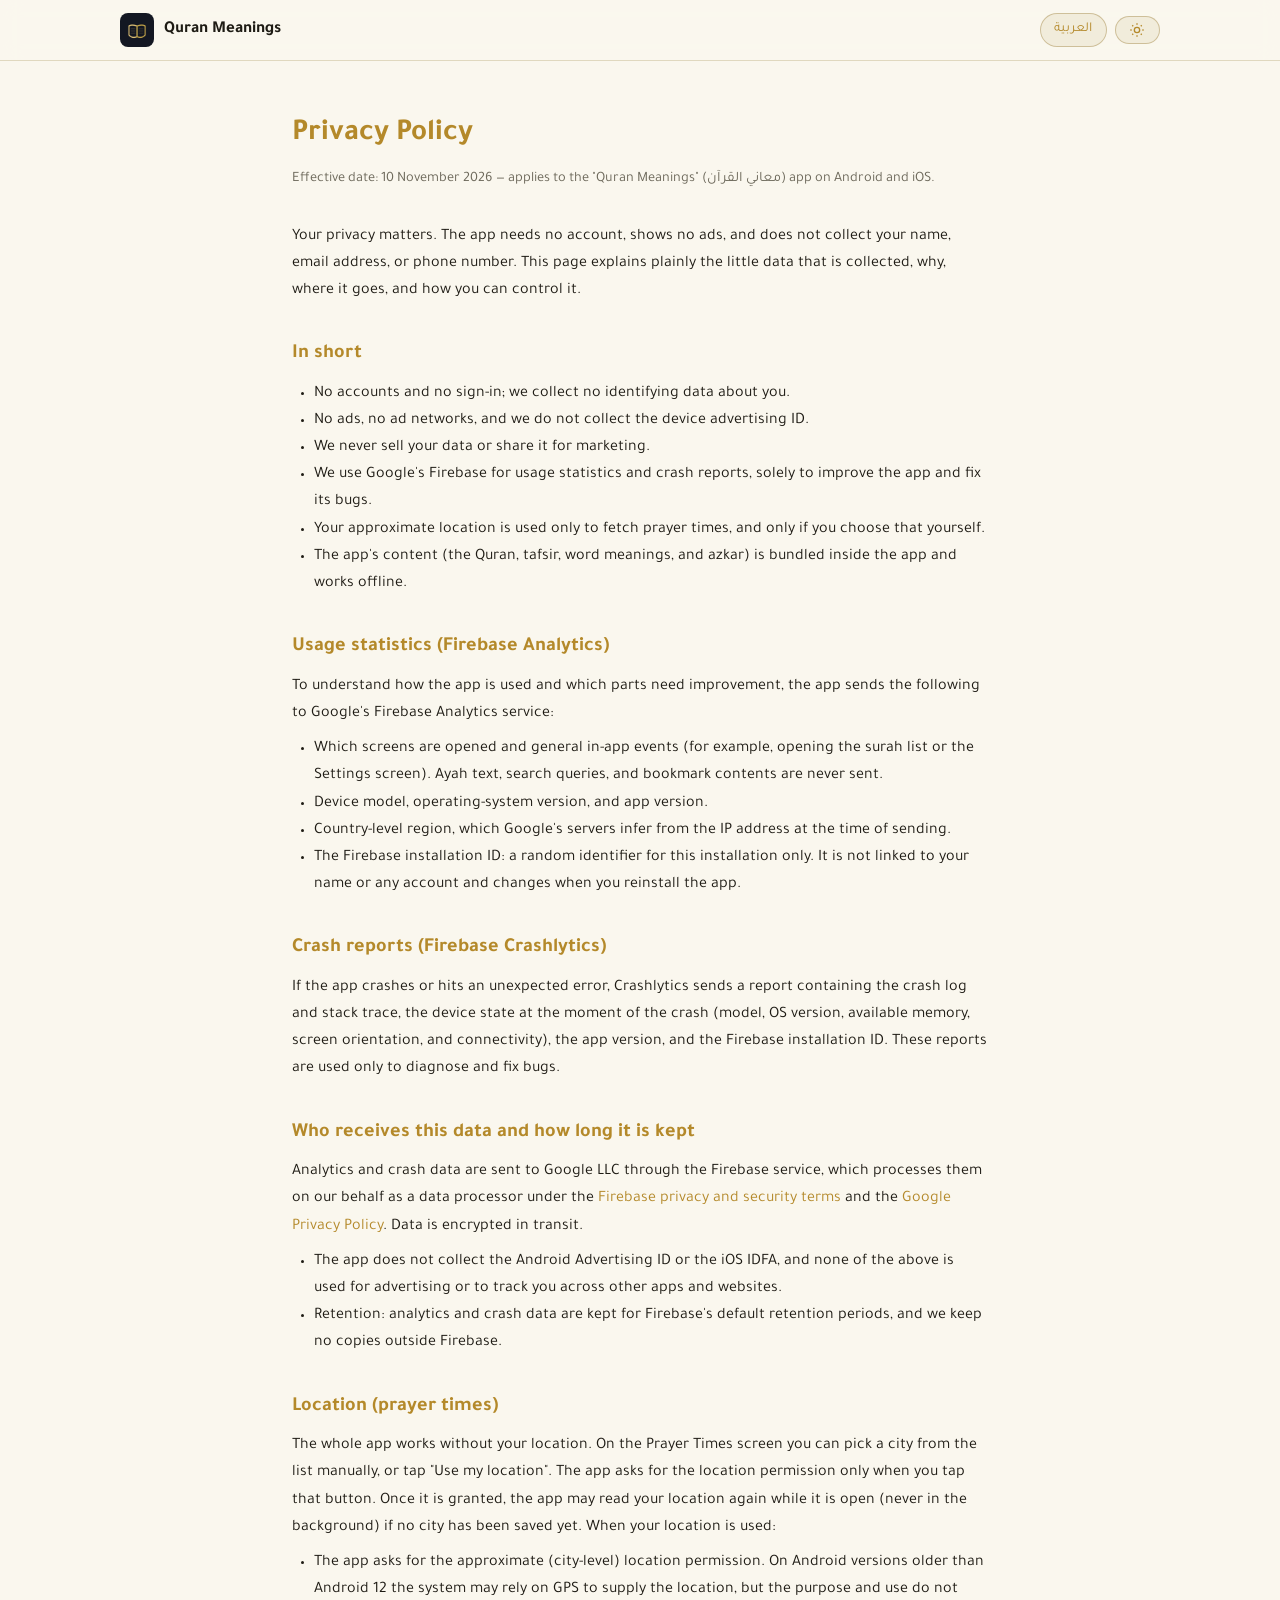
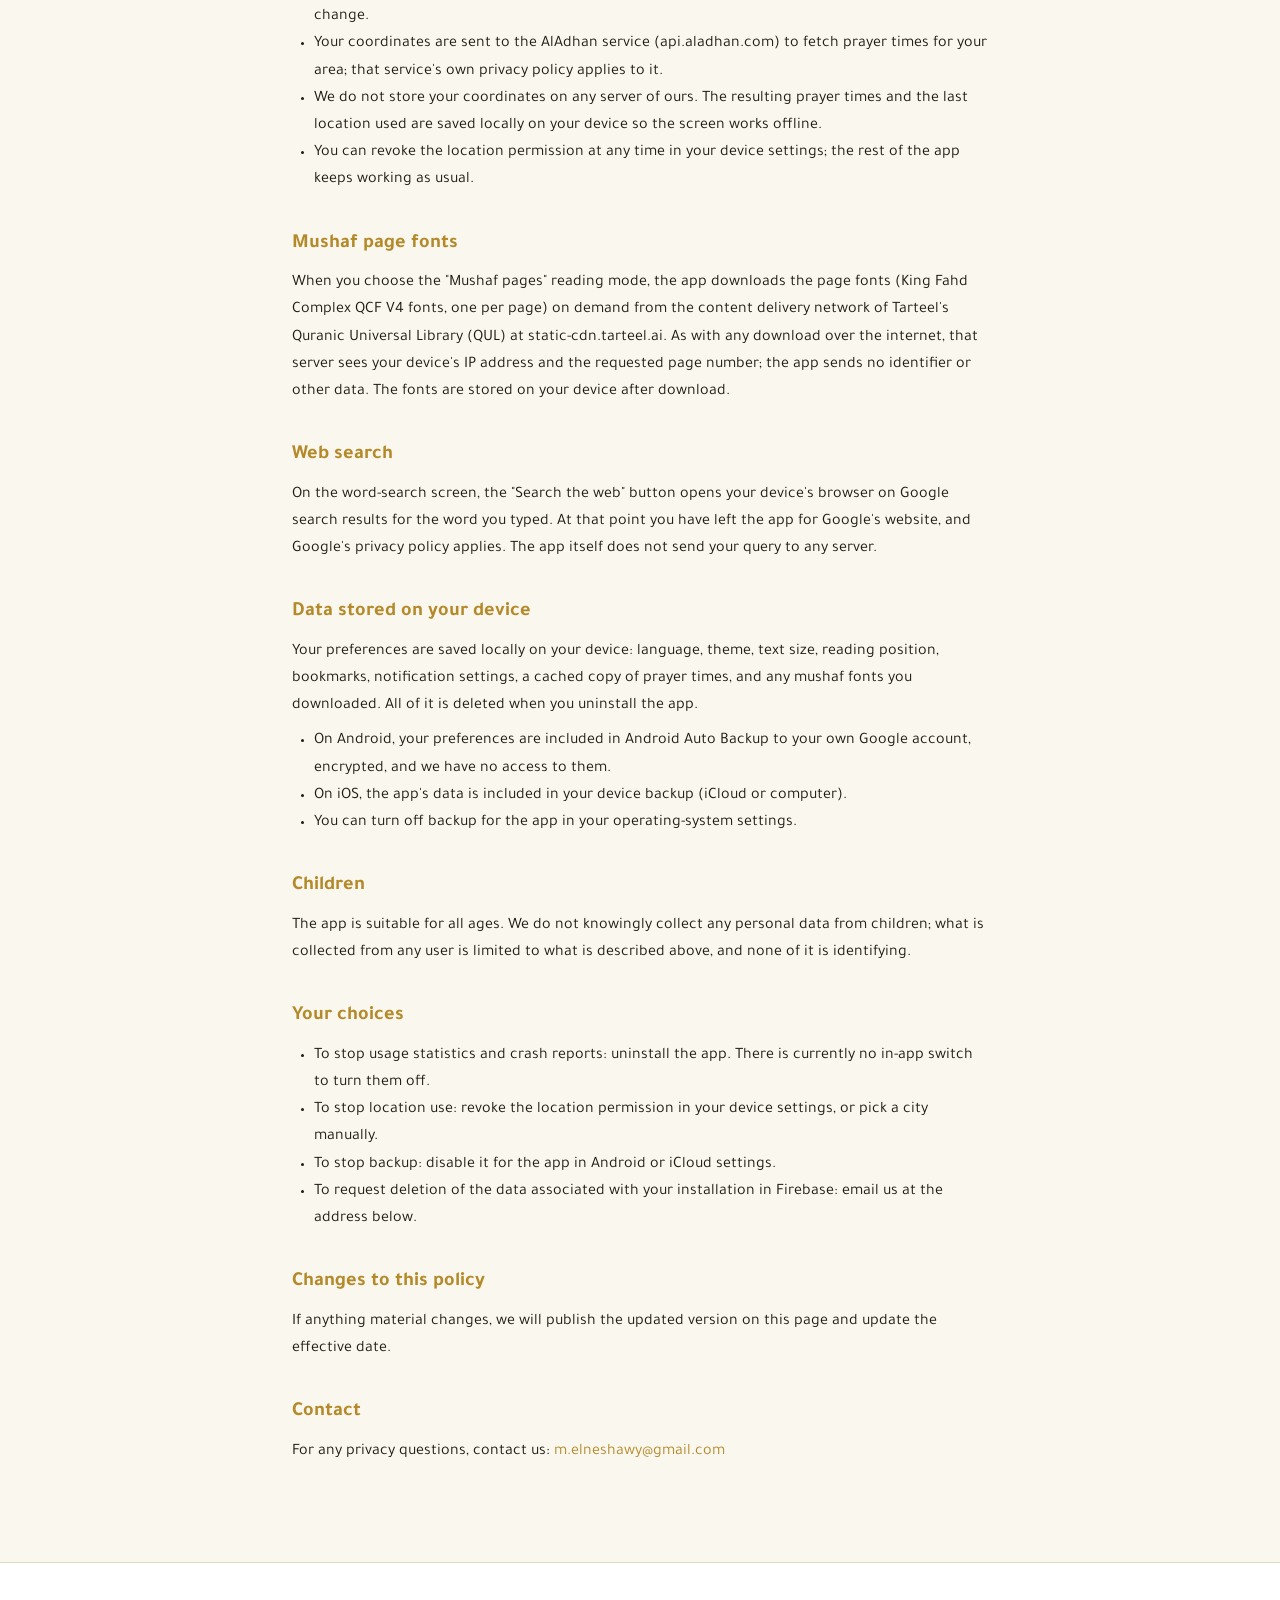
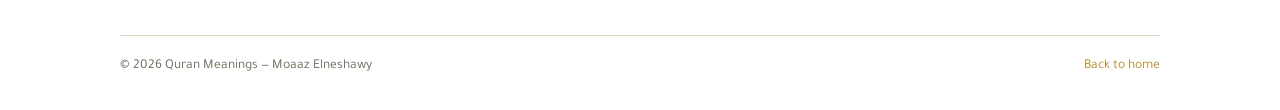
<file: en/privacy.html>
<!DOCTYPE html>
<!-- Generated by pandoc from privacy.md / en/privacy.md using doc.template.html. Edit those files, not this one. -->
<html lang="en" dir="ltr" data-theme="dark">
<head>
  <meta charset="UTF-8">
  <meta name="viewport" content="width=device-width, initial-scale=1">
  <meta http-equiv="Content-Security-Policy" content="default-src 'none'; script-src 'self'; style-src 'self'; img-src 'self'; font-src 'self'; base-uri 'none'; form-action 'none'">
  <meta name="referrer" content="strict-origin-when-cross-origin">
  <title>Privacy Policy — Quran Meanings</title>
  <meta name="description" content="Privacy policy for the Quran Meanings app: no accounts, no ads, no advertising ID. Firebase analytics and crash reports, and approximate location for prayer times only when you choose it.">
  <link rel="canonical" href="https://moaazelneshawy.github.io/quran-meanings/en/privacy.html">
  <link rel="alternate" hreflang="ar" href="https://moaazelneshawy.github.io/quran-meanings/privacy.html">
  <link rel="alternate" hreflang="en" href="https://moaazelneshawy.github.io/quran-meanings/en/privacy.html">
  <link rel="icon" type="image/png" href="../favicon.png">
  <link rel="stylesheet" href="../assets/css/style.css">
  <script src="../assets/js/theme.js"></script>
</head>
<body>

<header class="site-header">
  <div class="container">
    <a class="brand" href="./">
      <img src="../assets/img/icon-192.png" alt="Quran Meanings icon" width="34" height="34">
      Quran Meanings
    </a>
    <div class="header-actions ms-auto">
      <a class="lang-switch" href="../privacy.html" lang="ar" hreflang="ar">العربية</a>
      <button class="theme-toggle" type="button" aria-label="Toggle theme">
        <svg class="icon-moon" viewBox="0 0 24 24" fill="none" stroke="currentColor" stroke-width="2" aria-hidden="true"><path d="M21 12.8A9 9 0 1 1 11.2 3 7 7 0 0 0 21 12.8z"/></svg>
        <svg class="icon-sun" viewBox="0 0 24 24" fill="none" stroke="currentColor" stroke-width="2" aria-hidden="true"><circle cx="12" cy="12" r="4"/><path d="M12 2v2M12 20v2M4.9 4.9l1.4 1.4M17.7 17.7l1.4 1.4M2 12h2M20 12h2M4.9 19.1l1.4-1.4M17.7 6.3l1.4-1.4"/></svg>
      </button>
    </div>
  </div>
</header>

<main class="doc">
<h1 id="privacy-policy">Privacy Policy</h1>
<p class="doc-date">Effective date: 10 November 2026 — applies to the "Quran Meanings" (معاني القرآن) app on Android and iOS.</p>

<p>Your privacy matters. The app needs no account, shows no ads, and does not collect your name, email address, or phone number. This page explains plainly the little data that is collected, why, where it goes, and how you can control it.</p>
<h2 id="in-short">In short</h2>
<ul>
<li>No accounts and no sign-in; we collect no identifying data about you.</li>
<li>No ads, no ad networks, and we do not collect the device advertising ID.</li>
<li>We never sell your data or share it for marketing.</li>
<li>We use Google's Firebase for usage statistics and crash reports, solely to improve the app and fix its bugs.</li>
<li>Your approximate location is used only to fetch prayer times, and only if you choose that yourself.</li>
<li>The app's content (the Quran, tafsir, word meanings, and azkar) is bundled inside the app and works offline.</li>
</ul>
<h2 id="usage-statistics-firebase-analytics">Usage statistics (Firebase Analytics)</h2>
<p>To understand how the app is used and which parts need improvement, the app sends the following to Google's Firebase Analytics service:</p>
<ul>
<li>Which screens are opened and general in-app events (for example, opening the surah list or the Settings screen). Ayah text, search queries, and bookmark contents are never sent.</li>
<li>Device model, operating-system version, and app version.</li>
<li>Country-level region, which Google's servers infer from the IP address at the time of sending.</li>
<li>The Firebase installation ID: a random identifier for this installation only. It is not linked to your name or any account and changes when you reinstall the app.</li>
</ul>
<h2 id="crash-reports-firebase-crashlytics">Crash reports (Firebase Crashlytics)</h2>
<p>If the app crashes or hits an unexpected error, Crashlytics sends a report containing the crash log and stack trace, the device state at the moment of the crash (model, OS version, available memory, screen orientation, and connectivity), the app version, and the Firebase installation ID. These reports are used only to diagnose and fix bugs.</p>
<h2 id="who-receives-this-data-and-how-long-it-is-kept">Who receives this data and how long it is kept</h2>
<p>Analytics and crash data are sent to Google LLC through the Firebase service, which processes them on our behalf as a data processor under the <a href="https://firebase.google.com/support/privacy">Firebase privacy and security terms</a> and the <a href="https://policies.google.com/privacy">Google Privacy Policy</a>. Data is encrypted in transit.</p>
<ul>
<li>The app does not collect the Android Advertising ID or the iOS IDFA, and none of the above is used for advertising or to track you across other apps and websites.</li>
<li>Retention: analytics and crash data are kept for Firebase's default retention periods, and we keep no copies outside Firebase.</li>
</ul>
<h2 id="location-prayer-times">Location (prayer times)</h2>
<p>The whole app works without your location. On the Prayer Times screen you can pick a city from the list manually, or tap "Use my location". The app asks for the location permission only when you tap that button. Once it is granted, the app may read your location again while it is open (never in the background) if no city has been saved yet. When your location is used:</p>
<ul>
<li>The app asks for the approximate (city-level) location permission. On Android versions older than Android 12 the system may rely on GPS to supply the location, but the purpose and use do not change.</li>
<li>Your coordinates are sent to the AlAdhan service (api.aladhan.com) to fetch prayer times for your area; that service's own privacy policy applies to it.</li>
<li>We do not store your coordinates on any server of ours. The resulting prayer times and the last location used are saved locally on your device so the screen works offline.</li>
<li>You can revoke the location permission at any time in your device settings; the rest of the app keeps working as usual.</li>
</ul>
<h2 id="mushaf-page-fonts">Mushaf page fonts</h2>
<p>When you choose the "Mushaf pages" reading mode, the app downloads the page fonts (King Fahd Complex QCF V4 fonts, one per page) on demand from the content delivery network of Tarteel's Quranic Universal Library (QUL) at static-cdn.tarteel.ai. As with any download over the internet, that server sees your device's IP address and the requested page number; the app sends no identifier or other data. The fonts are stored on your device after download.</p>
<h2 id="web-search">Web search</h2>
<p>On the word-search screen, the "Search the web" button opens your device's browser on Google search results for the word you typed. At that point you have left the app for Google's website, and Google's privacy policy applies. The app itself does not send your query to any server.</p>
<h2 id="data-stored-on-your-device">Data stored on your device</h2>
<p>Your preferences are saved locally on your device: language, theme, text size, reading position, bookmarks, notification settings, a cached copy of prayer times, and any mushaf fonts you downloaded. All of it is deleted when you uninstall the app.</p>
<ul>
<li>On Android, your preferences are included in Android Auto Backup to your own Google account, encrypted, and we have no access to them.</li>
<li>On iOS, the app's data is included in your device backup (iCloud or computer).</li>
<li>You can turn off backup for the app in your operating-system settings.</li>
</ul>
<h2 id="children">Children</h2>
<p>The app is suitable for all ages. We do not knowingly collect any personal data from children; what is collected from any user is limited to what is described above, and none of it is identifying.</p>
<h2 id="your-choices">Your choices</h2>
<ul>
<li>To stop usage statistics and crash reports: uninstall the app. There is currently no in-app switch to turn them off.</li>
<li>To stop location use: revoke the location permission in your device settings, or pick a city manually.</li>
<li>To stop backup: disable it for the app in Android or iCloud settings.</li>
<li>To request deletion of the data associated with your installation in Firebase: email us at the address below.</li>
</ul>
<h2 id="changes-to-this-policy">Changes to this policy</h2>
<p>If anything material changes, we will publish the updated version on this page and update the effective date.</p>
<h2 id="contact">Contact</h2>
<p>For any privacy questions, contact us: <a id="contact-email" href="#">email</a></p>
</main>

<footer class="site-footer">
  <div class="container">
    <div class="footer-bottom">
      <span>© 2026 Quran Meanings — Moaaz Elneshawy</span>
      <span><a href="./">Back to home</a></span>
    </div>
  </div>
</footer>

<script src="../assets/js/main.js"></script>
</body>
</html>
</file>
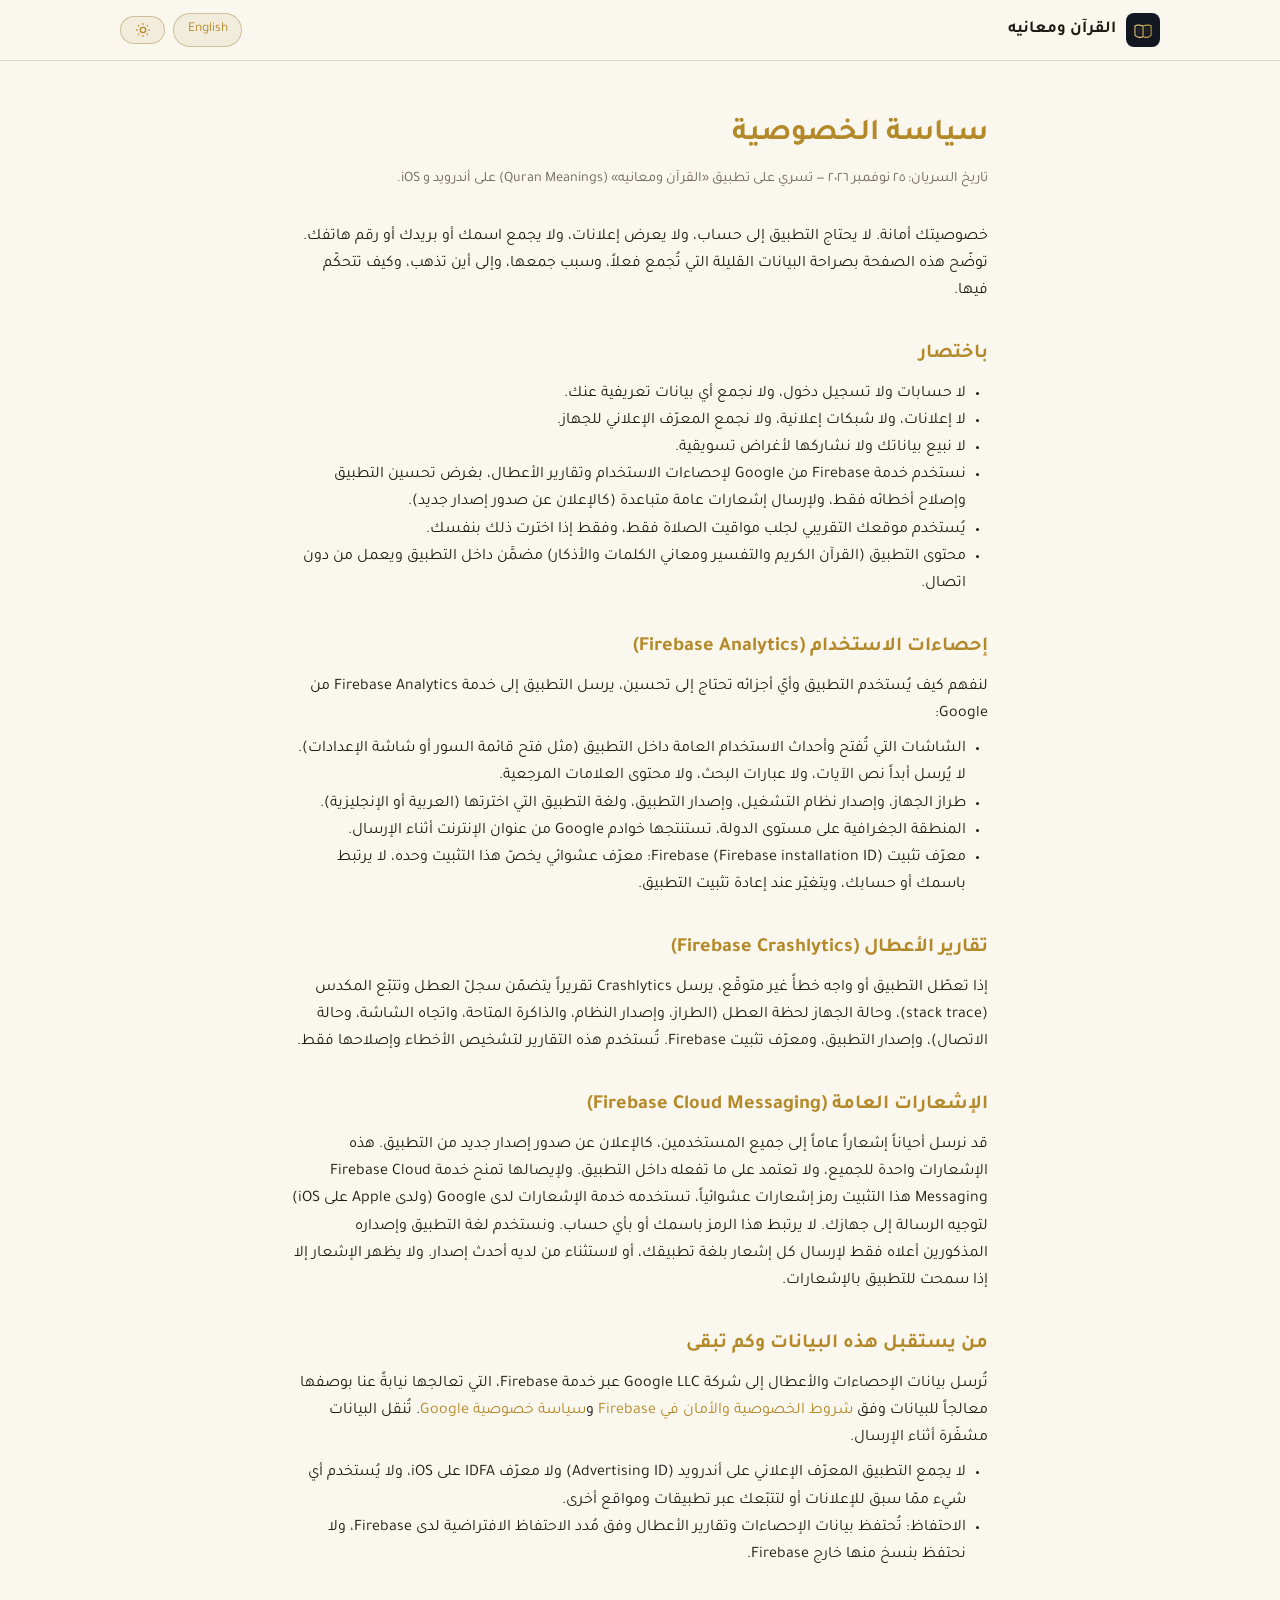
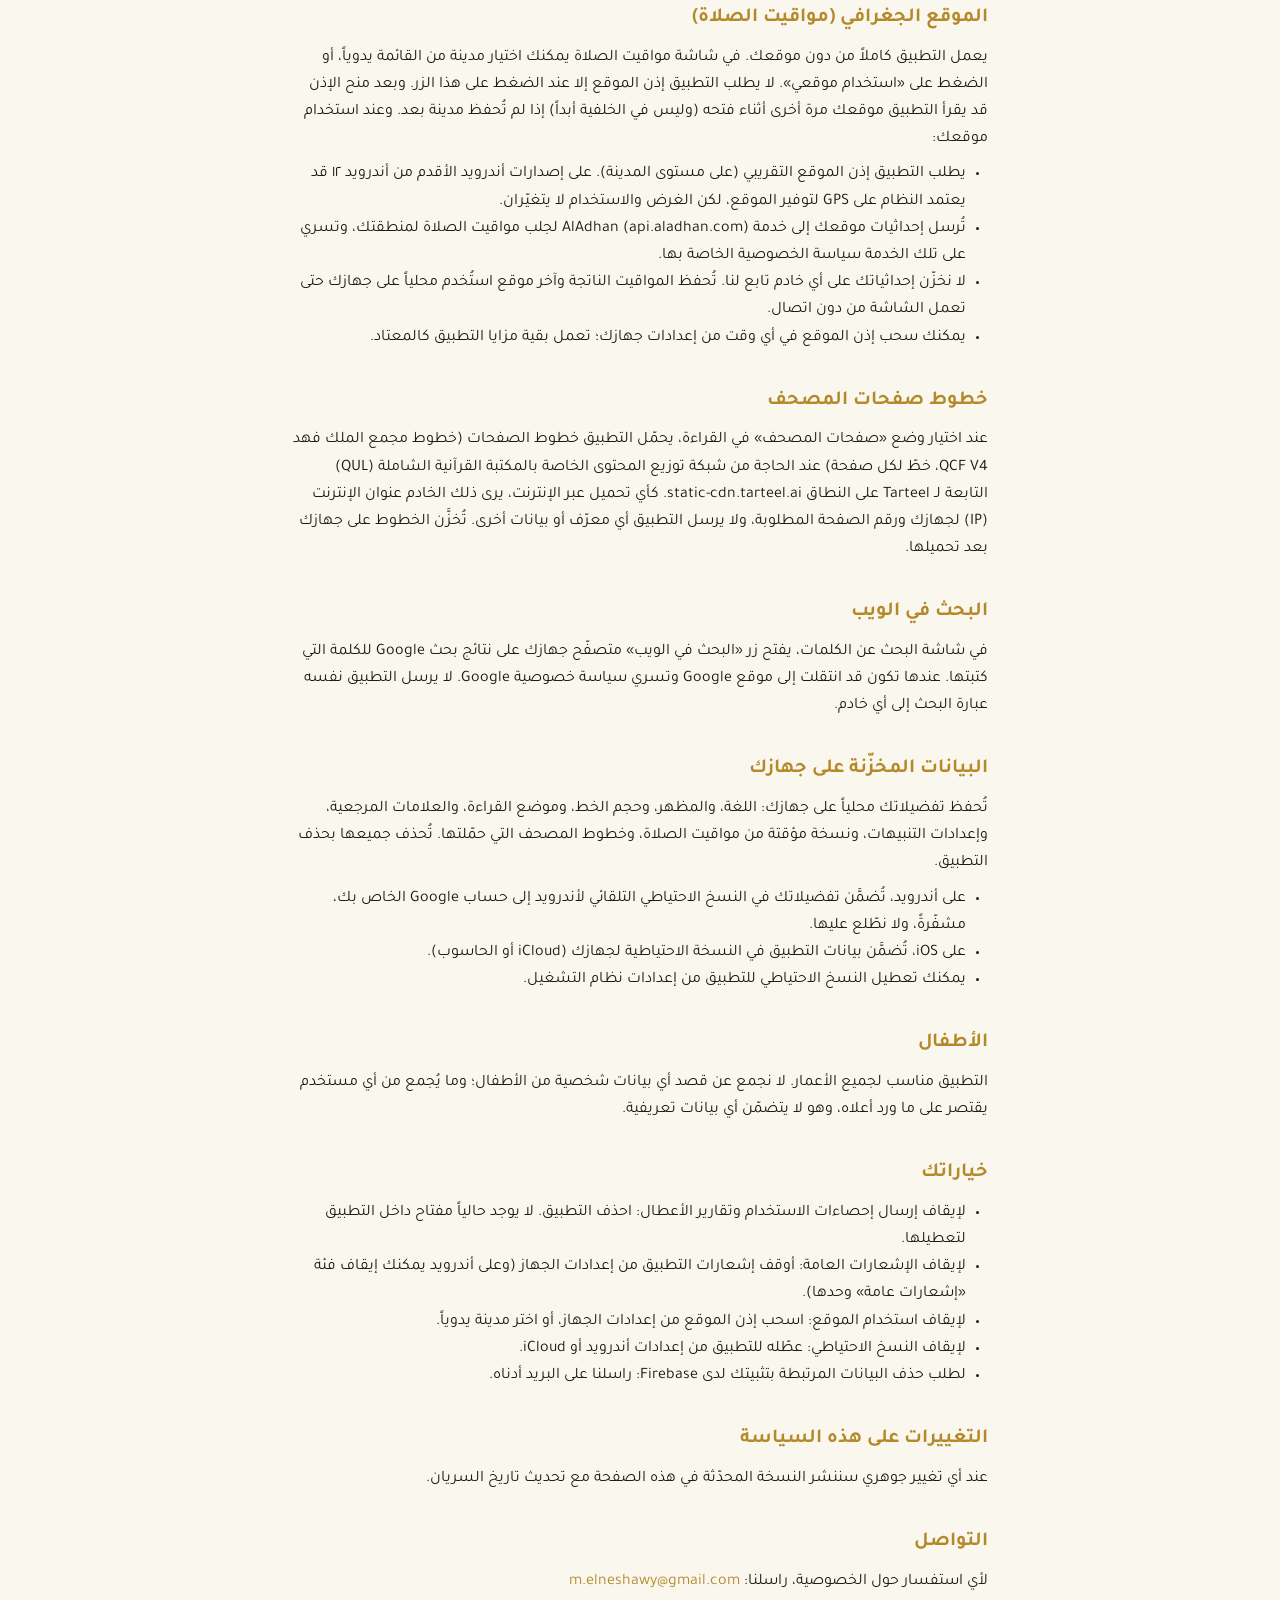
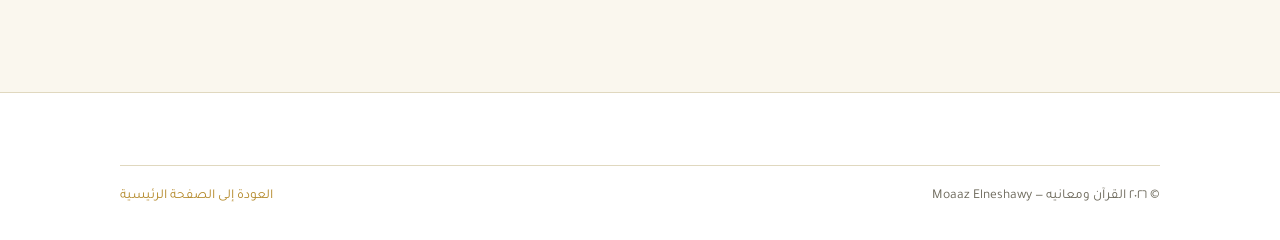
<file: quran-meanings/privacy.html>
<!DOCTYPE html>
<!-- Generated by pandoc from privacy.md / en/privacy.md using doc.template.html. Edit those files, not this one. -->
<html lang="ar" dir="rtl" data-theme="dark">
<head>
  <meta charset="UTF-8">
  <meta name="viewport" content="width=device-width, initial-scale=1">
  <meta http-equiv="Content-Security-Policy" content="default-src 'none'; script-src 'self'; style-src 'self'; img-src 'self'; font-src 'self'; base-uri 'none'; form-action 'none'">
  <meta name="referrer" content="strict-origin-when-cross-origin">
  <title>سياسة الخصوصية — القرآن ومعانيه</title>
  <meta name="description" content="سياسة الخصوصية لتطبيق القرآن ومعانيه: لا حسابات، لا إعلانات، لا معرّف إعلاني. تحليلات وتقارير أعطال عبر Firebase، وموقع تقريبي لمواقيت الصلاة عند اختيارك فقط.">
  <link rel="canonical" href="https://moaazelneshawy.github.io/quran-meanings/privacy.html">
  <link rel="alternate" hreflang="ar" href="https://moaazelneshawy.github.io/quran-meanings/privacy.html">
  <link rel="alternate" hreflang="en" href="https://moaazelneshawy.github.io/quran-meanings/en/privacy.html">
  <link rel="icon" type="image/png" href="favicon.png">
  <link rel="stylesheet" href="assets/css/style.css">
  <script src="assets/js/theme.js"></script>
</head>
<body>

<header class="site-header">
  <div class="container">
    <a class="brand" href="./">
      <img src="assets/img/icon-192.png" alt="أيقونة القرآن ومعانيه" width="34" height="34">
      القرآن ومعانيه
    </a>
    <div class="header-actions ms-auto">
      <a class="lang-switch" href="en/privacy.html" lang="en" hreflang="en">English</a>
      <button class="theme-toggle" type="button" aria-label="تبديل المظهر">
        <svg class="icon-moon" viewBox="0 0 24 24" fill="none" stroke="currentColor" stroke-width="2" aria-hidden="true"><path d="M21 12.8A9 9 0 1 1 11.2 3 7 7 0 0 0 21 12.8z"/></svg>
        <svg class="icon-sun" viewBox="0 0 24 24" fill="none" stroke="currentColor" stroke-width="2" aria-hidden="true"><circle cx="12" cy="12" r="4"/><path d="M12 2v2M12 20v2M4.9 4.9l1.4 1.4M17.7 17.7l1.4 1.4M2 12h2M20 12h2M4.9 19.1l1.4-1.4M17.7 6.3l1.4-1.4"/></svg>
      </button>
    </div>
  </div>
</header>

<main class="doc">
<h1 id="سياسة-الخصوصية">سياسة الخصوصية</h1>
<p class="doc-date">تاريخ السريان: ٢٥ نوفمبر ٢٠٢٦ — تسري على تطبيق «القرآن ومعانيه» (Quran Meanings) على أندرويد و iOS.</p>

<p>خصوصيتك أمانة. لا يحتاج التطبيق إلى حساب، ولا يعرض إعلانات، ولا يجمع اسمك أو بريدك أو رقم هاتفك. توضّح هذه الصفحة بصراحة البيانات القليلة التي تُجمع فعلاً، وسبب جمعها، وإلى أين تذهب، وكيف تتحكّم فيها.</p>
<h2 id="باختصار">باختصار</h2>
<ul>
<li>لا حسابات ولا تسجيل دخول، ولا نجمع أي بيانات تعريفية عنك.</li>
<li>لا إعلانات، ولا شبكات إعلانية، ولا نجمع المعرّف الإعلاني للجهاز.</li>
<li>لا نبيع بياناتك ولا نشاركها لأغراض تسويقية.</li>
<li>نستخدم خدمة Firebase من Google لإحصاءات الاستخدام وتقارير الأعطال، بغرض تحسين التطبيق وإصلاح أخطائه فقط، ولإرسال إشعارات عامة متباعدة (كالإعلان عن صدور إصدار جديد).</li>
<li>يُستخدم موقعك التقريبي لجلب مواقيت الصلاة فقط، وفقط إذا اخترت ذلك بنفسك.</li>
<li>محتوى التطبيق (القرآن الكريم والتفسير ومعاني الكلمات والأذكار) مضمَّن داخل التطبيق ويعمل من دون اتصال.</li>
</ul>
<h2 id="إحصاءات-الاستخدام-firebase-analytics">إحصاءات الاستخدام (Firebase Analytics)</h2>
<p>لنفهم كيف يُستخدم التطبيق وأيّ أجزائه تحتاج إلى تحسين، يرسل التطبيق إلى خدمة Firebase Analytics من Google:</p>
<ul>
<li>الشاشات التي تُفتح وأحداث الاستخدام العامة داخل التطبيق (مثل فتح قائمة السور أو شاشة الإعدادات). لا يُرسل أبداً نص الآيات، ولا عبارات البحث، ولا محتوى العلامات المرجعية.</li>
<li>طراز الجهاز، وإصدار نظام التشغيل، وإصدار التطبيق، ولغة التطبيق التي اخترتها (العربية أو الإنجليزية).</li>
<li>المنطقة الجغرافية على مستوى الدولة، تستنتجها خوادم Google من عنوان الإنترنت أثناء الإرسال.</li>
<li>معرّف تثبيت Firebase (Firebase installation ID): معرّف عشوائي يخصّ هذا التثبيت وحده، لا يرتبط باسمك أو حسابك، ويتغيّر عند إعادة تثبيت التطبيق.</li>
</ul>
<h2 id="تقارير-الأعطال-firebase-crashlytics">تقارير الأعطال (Firebase Crashlytics)</h2>
<p>إذا تعطّل التطبيق أو واجه خطأً غير متوقّع، يرسل Crashlytics تقريراً يتضمّن سجلّ العطل وتتبّع المكدس (stack trace)، وحالة الجهاز لحظة العطل (الطراز، وإصدار النظام، والذاكرة المتاحة، واتجاه الشاشة، وحالة الاتصال)، وإصدار التطبيق، ومعرّف تثبيت Firebase. تُستخدم هذه التقارير لتشخيص الأخطاء وإصلاحها فقط.</p>
<h2 id="الإشعارات-العامة-firebase-cloud-messaging">الإشعارات العامة (Firebase Cloud Messaging)</h2>
<p>قد نرسل أحياناً إشعاراً عاماً إلى جميع المستخدمين، كالإعلان عن صدور إصدار جديد من التطبيق. هذه الإشعارات واحدة للجميع، ولا تعتمد على ما تفعله داخل التطبيق. ولإيصالها تمنح خدمة Firebase Cloud Messaging هذا التثبيت رمز إشعارات عشوائياً، تستخدمه خدمة الإشعارات لدى Google (ولدى Apple على iOS) لتوجيه الرسالة إلى جهازك. لا يرتبط هذا الرمز باسمك أو بأي حساب. ونستخدم لغة التطبيق وإصداره المذكورين أعلاه فقط لإرسال كل إشعار بلغة تطبيقك، أو لاستثناء من لديه أحدث إصدار. ولا يظهر الإشعار إلا إذا سمحت للتطبيق بالإشعارات.</p>
<h2 id="من-يستقبل-هذه-البيانات-وكم-تبقى">من يستقبل هذه البيانات وكم تبقى</h2>
<p>تُرسل بيانات الإحصاءات والأعطال إلى شركة Google LLC عبر خدمة Firebase، التي تعالجها نيابةً عنا بوصفها معالجاً للبيانات وفق <a href="https://firebase.google.com/support/privacy">شروط الخصوصية والأمان في Firebase</a> و<a href="https://policies.google.com/privacy">سياسة خصوصية Google</a>. تُنقل البيانات مشفّرة أثناء الإرسال.</p>
<ul>
<li>لا يجمع التطبيق المعرّف الإعلاني على أندرويد (Advertising ID) ولا معرّف IDFA على iOS، ولا يُستخدم أي شيء ممّا سبق للإعلانات أو لتتبّعك عبر تطبيقات ومواقع أخرى.</li>
<li>الاحتفاظ: تُحتفظ بيانات الإحصاءات وتقارير الأعطال وفق مُدد الاحتفاظ الافتراضية لدى Firebase، ولا نحتفظ بنسخ منها خارج Firebase.</li>
</ul>
<h2 id="الموقع-الجغرافي-مواقيت-الصلاة">الموقع الجغرافي (مواقيت الصلاة)</h2>
<p>يعمل التطبيق كاملاً من دون موقعك. في شاشة مواقيت الصلاة يمكنك اختيار مدينة من القائمة يدوياً، أو الضغط على «استخدام موقعي». لا يطلب التطبيق إذن الموقع إلا عند الضغط على هذا الزر. وبعد منح الإذن قد يقرأ التطبيق موقعك مرة أخرى أثناء فتحه (وليس في الخلفية أبداً) إذا لم تُحفظ مدينة بعد. وعند استخدام موقعك:</p>
<ul>
<li>يطلب التطبيق إذن الموقع التقريبي (على مستوى المدينة). على إصدارات أندرويد الأقدم من أندرويد ١٢ قد يعتمد النظام على GPS لتوفير الموقع، لكن الغرض والاستخدام لا يتغيّران.</li>
<li>تُرسل إحداثيات موقعك إلى خدمة AlAdhan (api.aladhan.com) لجلب مواقيت الصلاة لمنطقتك، وتسري على تلك الخدمة سياسة الخصوصية الخاصة بها.</li>
<li>لا نخزّن إحداثياتك على أي خادم تابع لنا. تُحفظ المواقيت الناتجة وآخر موقع استُخدم محلياً على جهازك حتى تعمل الشاشة من دون اتصال.</li>
<li>يمكنك سحب إذن الموقع في أي وقت من إعدادات جهازك؛ تعمل بقية مزايا التطبيق كالمعتاد.</li>
</ul>
<h2 id="خطوط-صفحات-المصحف">خطوط صفحات المصحف</h2>
<p>عند اختيار وضع «صفحات المصحف» في القراءة، يحمّل التطبيق خطوط الصفحات (خطوط مجمع الملك فهد QCF V4، خطّ لكل صفحة) عند الحاجة من شبكة توزيع المحتوى الخاصة بالمكتبة القرآنية الشاملة (QUL) التابعة لـ Tarteel على النطاق static-cdn.tarteel.ai. كأي تحميل عبر الإنترنت، يرى ذلك الخادم عنوان الإنترنت (IP) لجهازك ورقم الصفحة المطلوبة، ولا يرسل التطبيق أي معرّف أو بيانات أخرى. تُخزَّن الخطوط على جهازك بعد تحميلها.</p>
<h2 id="البحث-في-الويب">البحث في الويب</h2>
<p>في شاشة البحث عن الكلمات، يفتح زر «البحث في الويب» متصفّح جهازك على نتائج بحث Google للكلمة التي كتبتها. عندها تكون قد انتقلت إلى موقع Google وتسري سياسة خصوصية Google. لا يرسل التطبيق نفسه عبارة البحث إلى أي خادم.</p>
<h2 id="البيانات-المخزّنة-على-جهازك">البيانات المخزّنة على جهازك</h2>
<p>تُحفظ تفضيلاتك محلياً على جهازك: اللغة، والمظهر، وحجم الخط، وموضع القراءة، والعلامات المرجعية، وإعدادات التنبيهات، ونسخة مؤقتة من مواقيت الصلاة، وخطوط المصحف التي حمّلتها. تُحذف جميعها بحذف التطبيق.</p>
<ul>
<li>على أندرويد، تُضمَّن تفضيلاتك في النسخ الاحتياطي التلقائي لأندرويد إلى حساب Google الخاص بك، مشفّرةً، ولا نطّلع عليها.</li>
<li>على iOS، تُضمَّن بيانات التطبيق في النسخة الاحتياطية لجهازك (iCloud أو الحاسوب).</li>
<li>يمكنك تعطيل النسخ الاحتياطي للتطبيق من إعدادات نظام التشغيل.</li>
</ul>
<h2 id="الأطفال">الأطفال</h2>
<p>التطبيق مناسب لجميع الأعمار. لا نجمع عن قصد أي بيانات شخصية من الأطفال؛ وما يُجمع من أي مستخدم يقتصر على ما ورد أعلاه، وهو لا يتضمّن أي بيانات تعريفية.</p>
<h2 id="خياراتك">خياراتك</h2>
<ul>
<li>لإيقاف إرسال إحصاءات الاستخدام وتقارير الأعطال: احذف التطبيق. لا يوجد حالياً مفتاح داخل التطبيق لتعطيلها.</li>
<li>لإيقاف الإشعارات العامة: أوقف إشعارات التطبيق من إعدادات الجهاز (وعلى أندرويد يمكنك إيقاف فئة «إشعارات عامة» وحدها).</li>
<li>لإيقاف استخدام الموقع: اسحب إذن الموقع من إعدادات الجهاز، أو اختر مدينة يدوياً.</li>
<li>لإيقاف النسخ الاحتياطي: عطّله للتطبيق من إعدادات أندرويد أو iCloud.</li>
<li>لطلب حذف البيانات المرتبطة بتثبيتك لدى Firebase: راسلنا على البريد أدناه.</li>
</ul>
<h2 id="التغييرات-على-هذه-السياسة">التغييرات على هذه السياسة</h2>
<p>عند أي تغيير جوهري سننشر النسخة المحدّثة في هذه الصفحة مع تحديث تاريخ السريان.</p>
<h2 id="التواصل">التواصل</h2>
<p>لأي استفسار حول الخصوصية، راسلنا: <a id="contact-email" href="#">البريد الإلكتروني</a></p>
</main>

<footer class="site-footer">
  <div class="container">
    <div class="footer-bottom">
      <span>© ٢٠٢٦ القرآن ومعانيه — Moaaz Elneshawy</span>
      <span><a href="./">العودة إلى الصفحة الرئيسية</a></span>
    </div>
  </div>
</footer>

<script src="assets/js/main.js"></script>
</body>
</html>
</file>
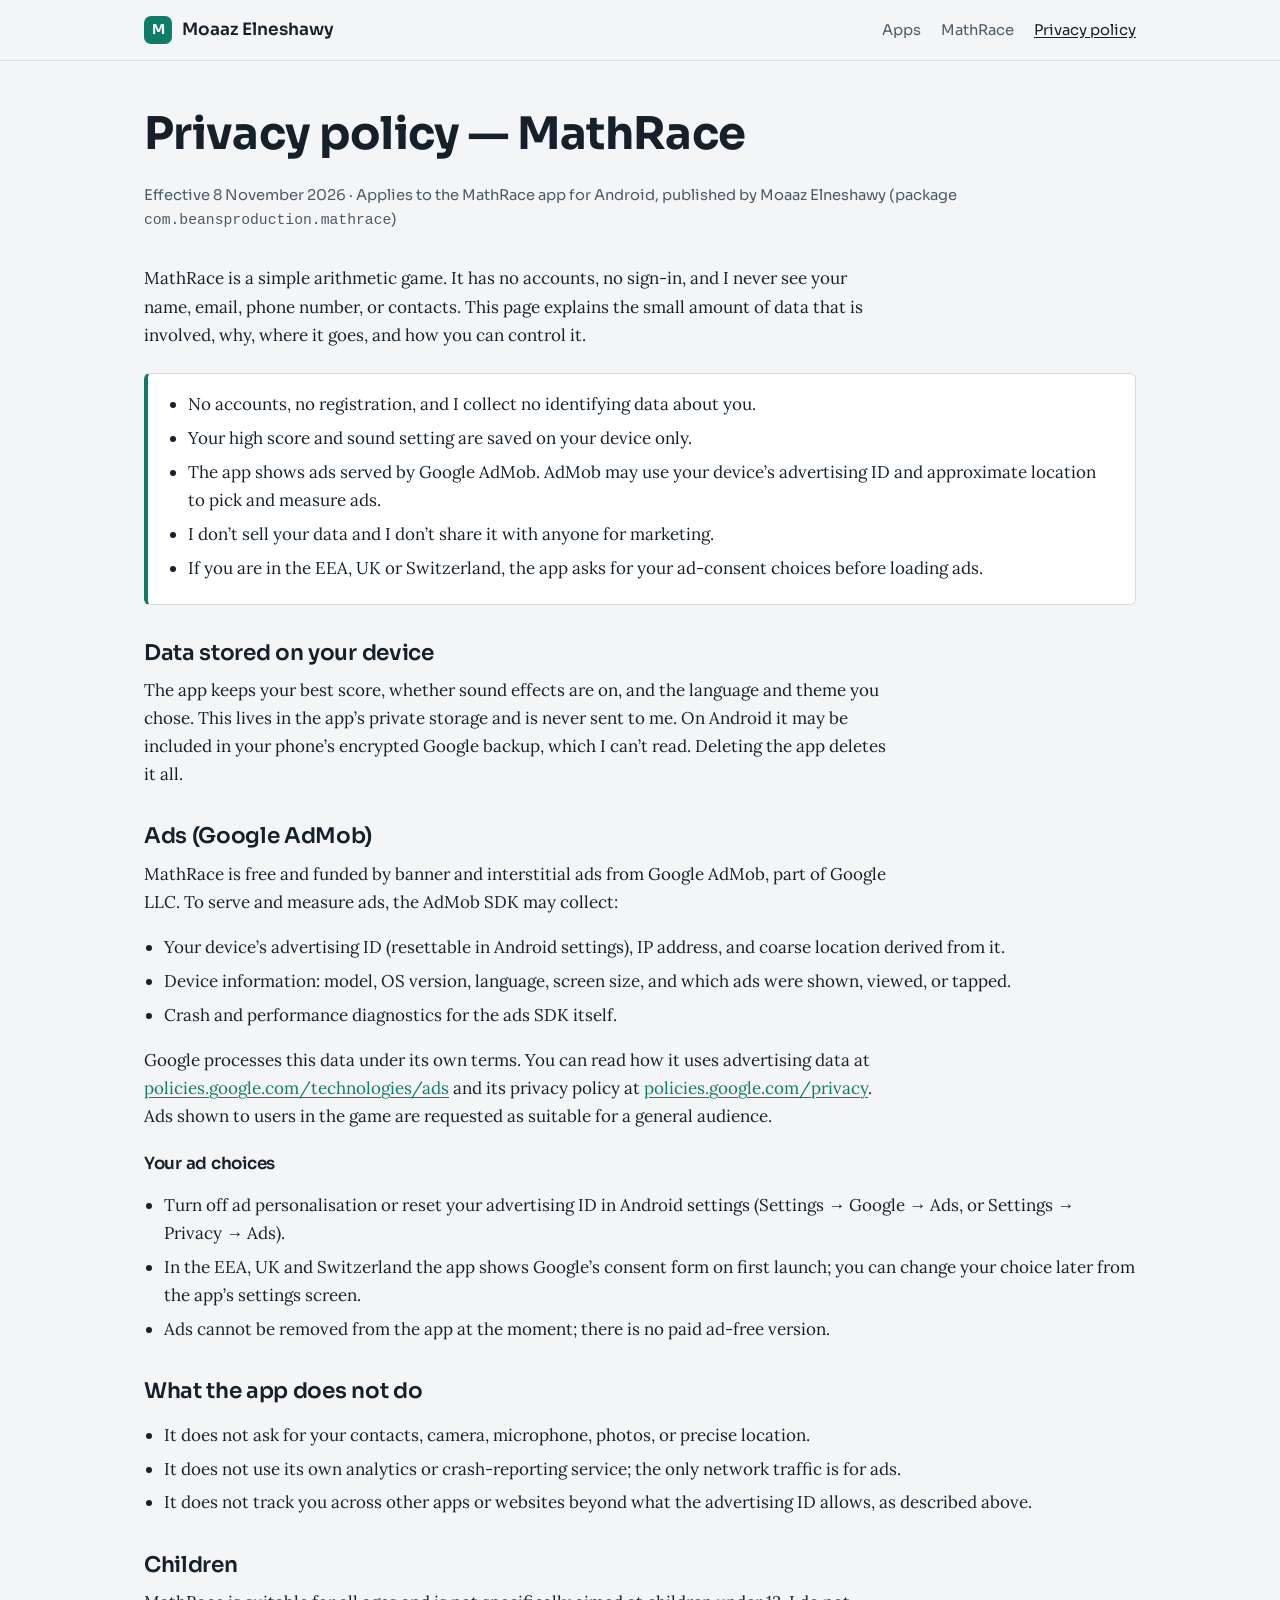
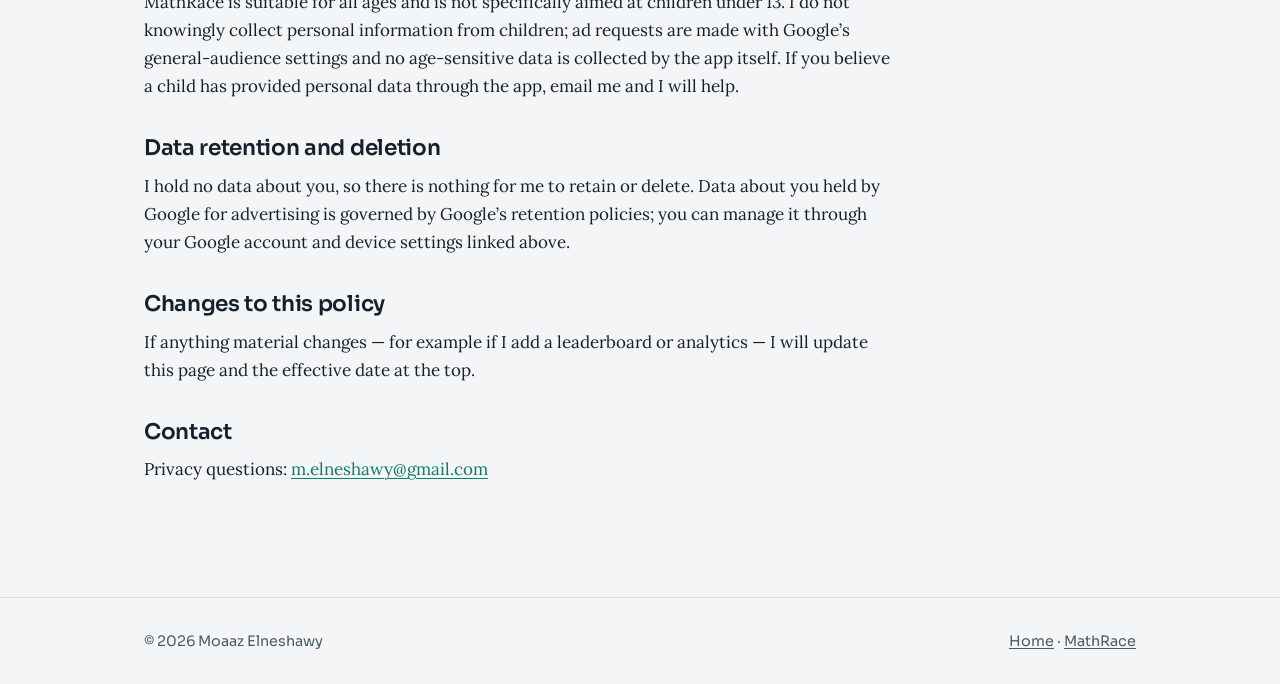
<file: apps/mathrace/privacy.html>
<!DOCTYPE html>
<html lang="en">
<head>
  <meta charset="utf-8">
  <meta name="viewport" content="width=device-width, initial-scale=1">
  <title>Privacy Policy — MathRace</title>
  <meta name="description" content="Privacy policy for the MathRace Android app: no accounts, no personal data collected by the developer, ads served by Google AdMob, game settings stored on your device only.">
  <link rel="canonical" href="https://moaazelneshawy.github.io/apps/mathrace/privacy.html">
  <link rel="stylesheet" href="../../assets/style.css">
</head>
<body>

<header class="site-header">
  <div class="wrap">
    <a class="brand" href="../../"><span class="brand-mark" aria-hidden="true">M</span> Moaaz Elneshawy</a>
    <nav class="site-nav" aria-label="Site">
      <a href="../../#apps">Apps</a>
      <a href="./">MathRace</a>
      <a href="privacy.html" aria-current="page">Privacy policy</a>
    </nav>
  </div>
</header>

<main class="doc">
  <div class="wrap">
    <h1>Privacy policy — MathRace</h1>
    <p class="meta">Effective 8 November 2026 · Applies to the MathRace app for Android, published by Moaaz Elneshawy (package <code>com.beansproduction.mathrace</code>)</p>

    <p class="measure">MathRace is a simple arithmetic game. It has no accounts, no sign-in, and I never see your name, email, phone number, or contacts. This page explains the small amount of data that is involved, why, where it goes, and how you can control it.</p>

    <div class="summary">
      <ul>
        <li>No accounts, no registration, and I collect no identifying data about you.</li>
        <li>Your high score and sound setting are saved on your device only.</li>
        <li>The app shows ads served by Google AdMob. AdMob may use your device’s advertising ID and approximate location to pick and measure ads.</li>
        <li>I don’t sell your data and I don’t share it with anyone for marketing.</li>
        <li>If you are in the EEA, UK or Switzerland, the app asks for your ad-consent choices before loading ads.</li>
      </ul>
    </div>

    <h2>Data stored on your device</h2>
    <p class="measure">The app keeps your best score, whether sound effects are on, and the language and theme you chose. This lives in the app’s private storage and is never sent to me. On Android it may be included in your phone’s encrypted Google backup, which I can’t read. Deleting the app deletes it all.</p>

    <h2>Ads (Google AdMob)</h2>
    <p class="measure">MathRace is free and funded by banner and interstitial ads from Google AdMob, part of Google LLC. To serve and measure ads, the AdMob SDK may collect:</p>
    <ul>
      <li>Your device’s advertising ID (resettable in Android settings), IP address, and coarse location derived from it.</li>
      <li>Device information: model, OS version, language, screen size, and which ads were shown, viewed, or tapped.</li>
      <li>Crash and performance diagnostics for the ads SDK itself.</li>
    </ul>
    <p class="measure">Google processes this data under its own terms. You can read how it uses advertising data at <a href="https://policies.google.com/technologies/ads">policies.google.com/technologies/ads</a> and its privacy policy at <a href="https://policies.google.com/privacy">policies.google.com/privacy</a>. Ads shown to users in the game are requested as suitable for a general audience.</p>

    <h3>Your ad choices</h3>
    <ul>
      <li>Turn off ad personalisation or reset your advertising ID in Android settings (Settings → Google → Ads, or Settings → Privacy → Ads).</li>
      <li>In the EEA, UK and Switzerland the app shows Google’s consent form on first launch; you can change your choice later from the app’s settings screen.</li>
      <li>Ads cannot be removed from the app at the moment; there is no paid ad-free version.</li>
    </ul>

    <h2>What the app does not do</h2>
    <ul>
      <li>It does not ask for your contacts, camera, microphone, photos, or precise location.</li>
      <li>It does not use its own analytics or crash-reporting service; the only network traffic is for ads.</li>
      <li>It does not track you across other apps or websites beyond what the advertising ID allows, as described above.</li>
    </ul>

    <h2>Children</h2>
    <p class="measure">MathRace is suitable for all ages and is not specifically aimed at children under 13. I do not knowingly collect personal information from children; ad requests are made with Google’s general-audience settings and no age-sensitive data is collected by the app itself. If you believe a child has provided personal data through the app, email me and I will help.</p>

    <h2>Data retention and deletion</h2>
    <p class="measure">I hold no data about you, so there is nothing for me to retain or delete. Data about you held by Google for advertising is governed by Google’s retention policies; you can manage it through your Google account and device settings linked above.</p>

    <h2>Changes to this policy</h2>
    <p class="measure">If anything material changes — for example if I add a leaderboard or analytics — I will update this page and the effective date at the top.</p>

    <h2>Contact</h2>
    <p>Privacy questions: <a href="mailto:m.elneshawy@gmail.com">m.elneshawy@gmail.com</a></p>
  </div>
</main>

<footer class="site-footer">
  <div class="wrap">
    <span>© 2026 Moaaz Elneshawy</span>
    <span><a href="../../">Home</a> · <a href="./">MathRace</a></span>
  </div>
</footer>

</body>
</html>
</file>
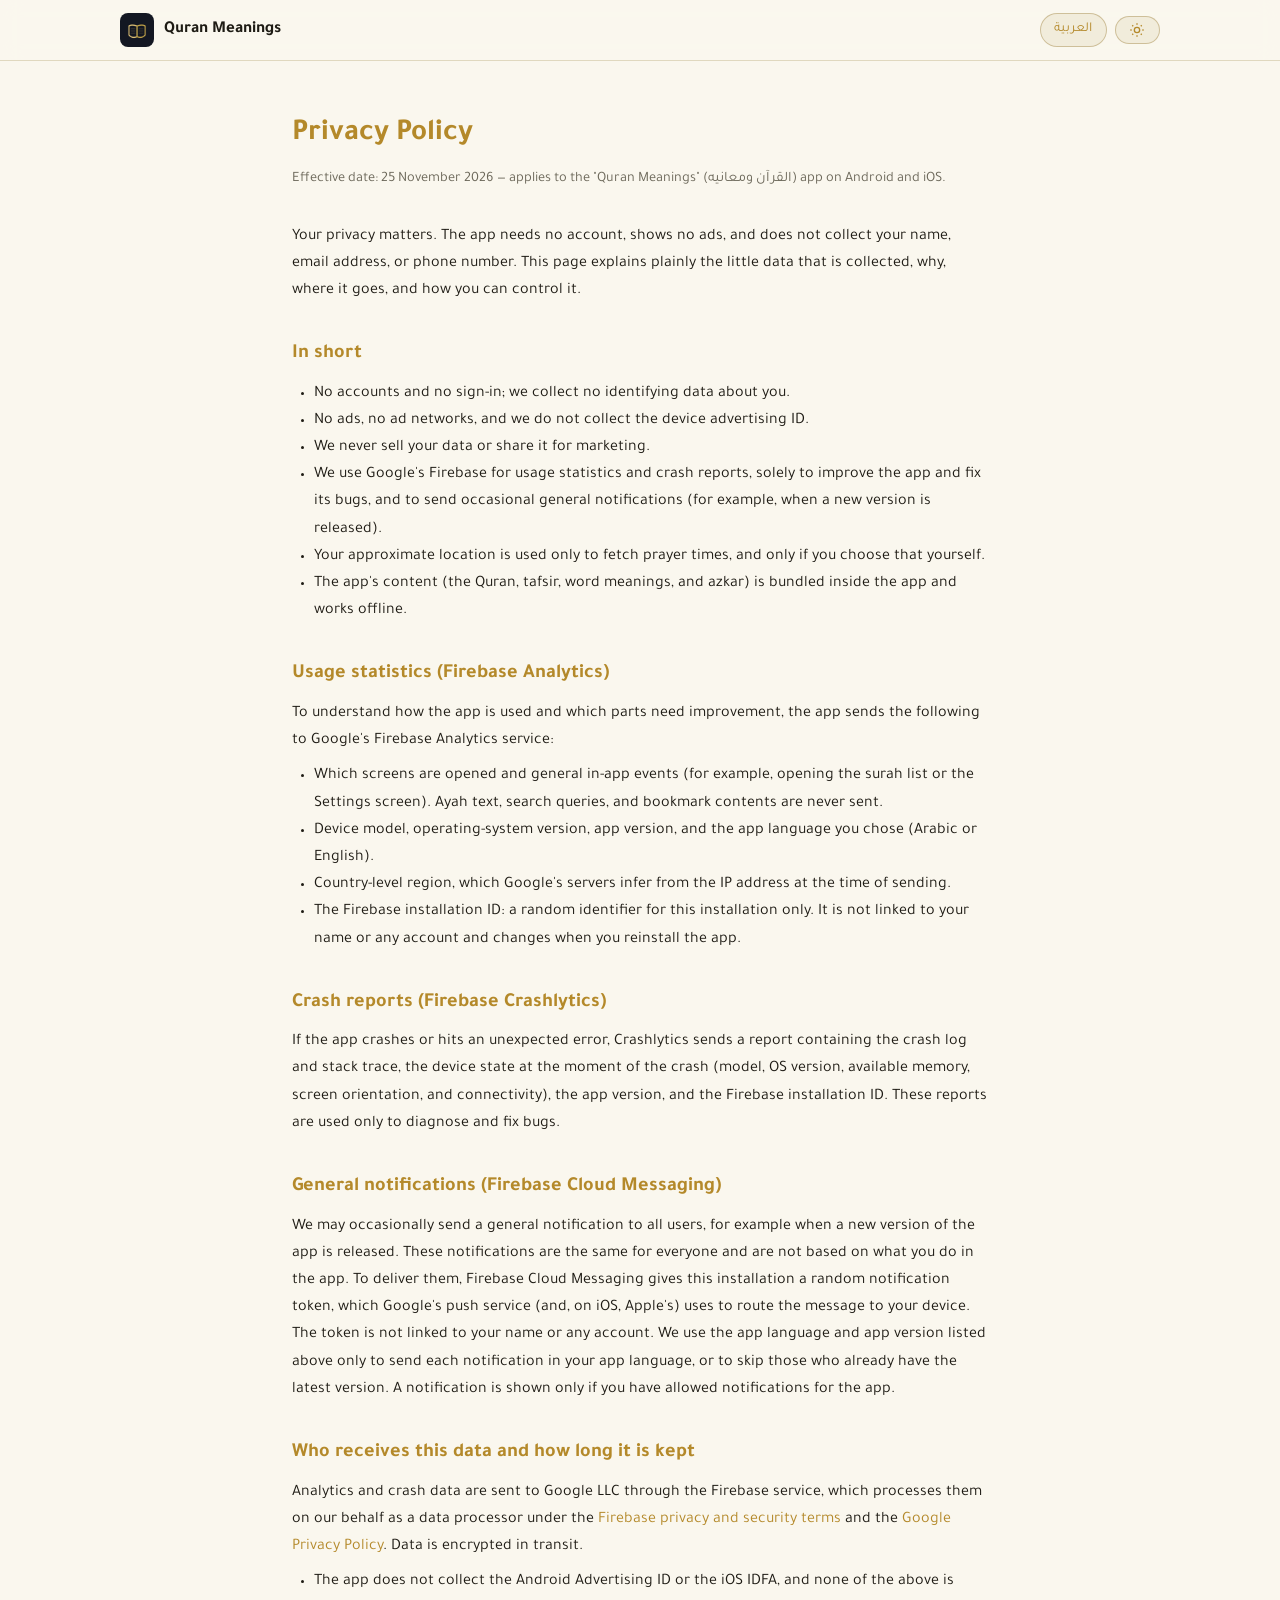
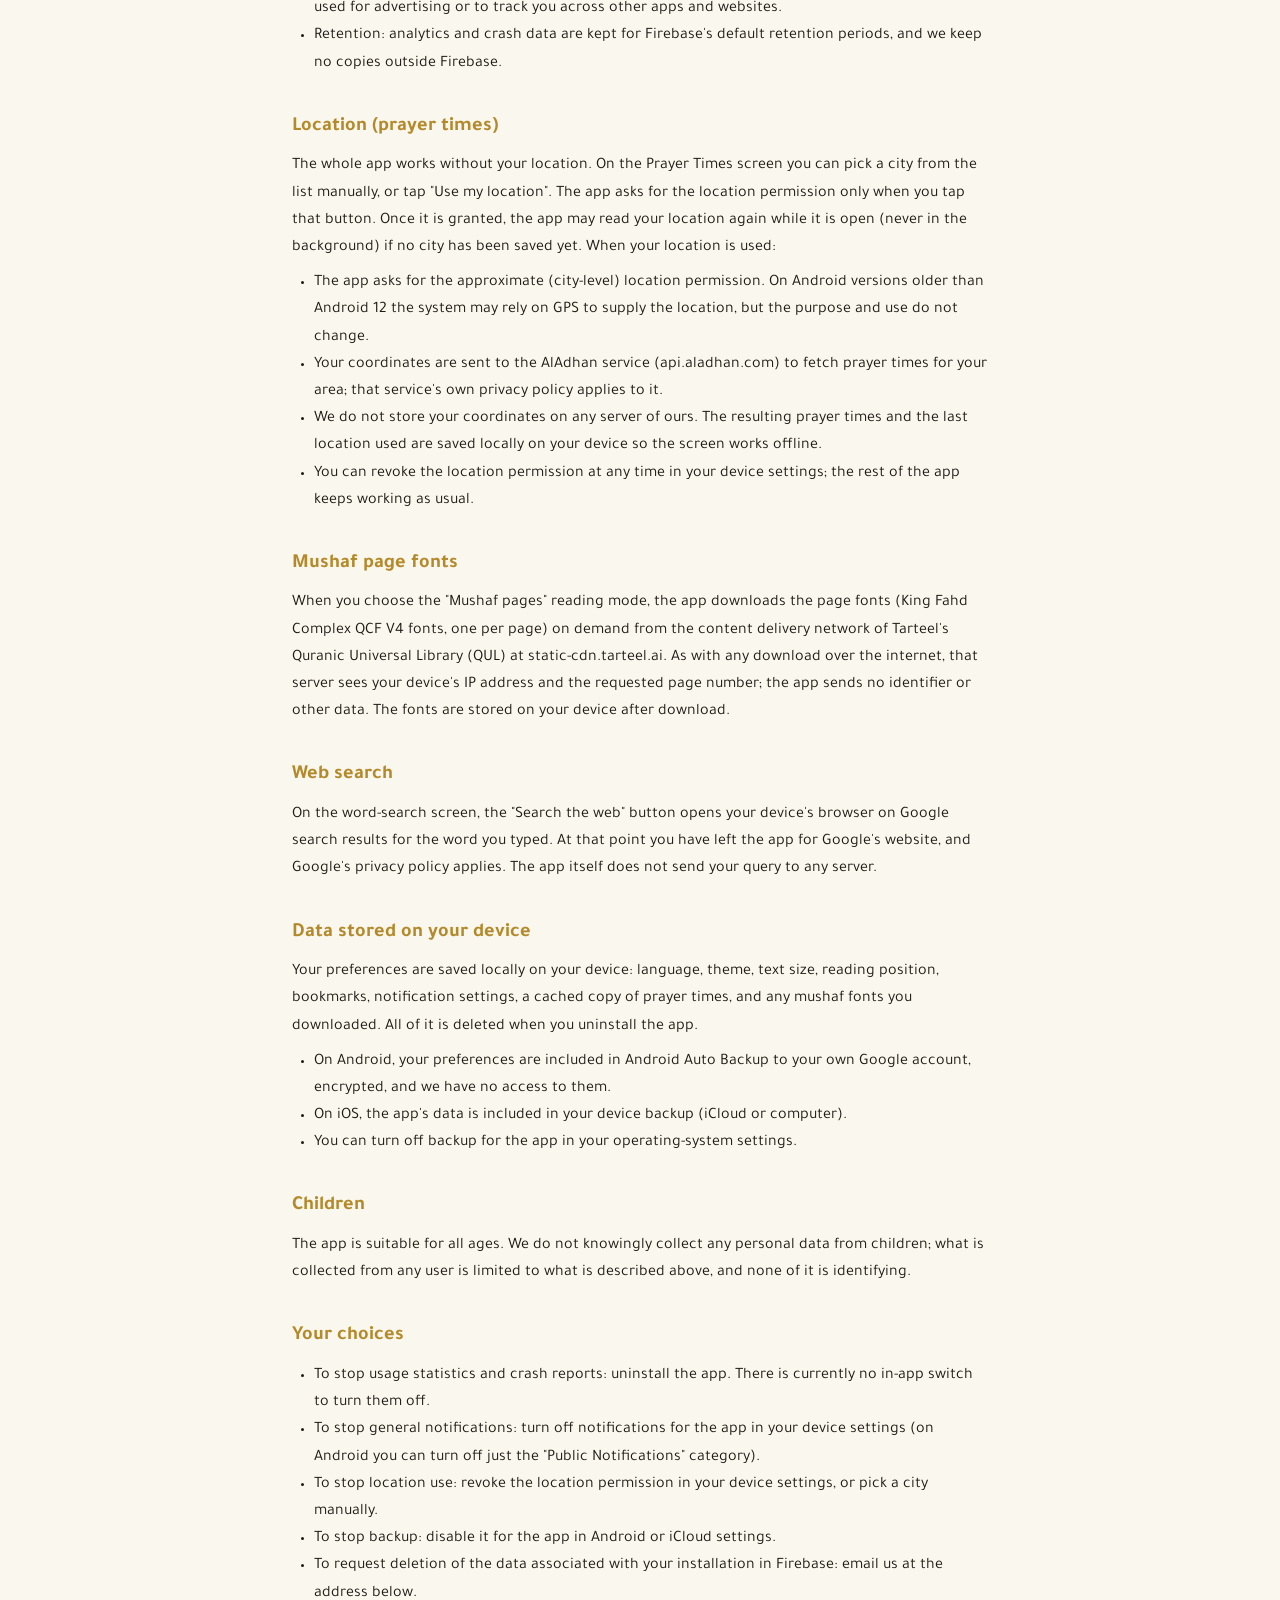
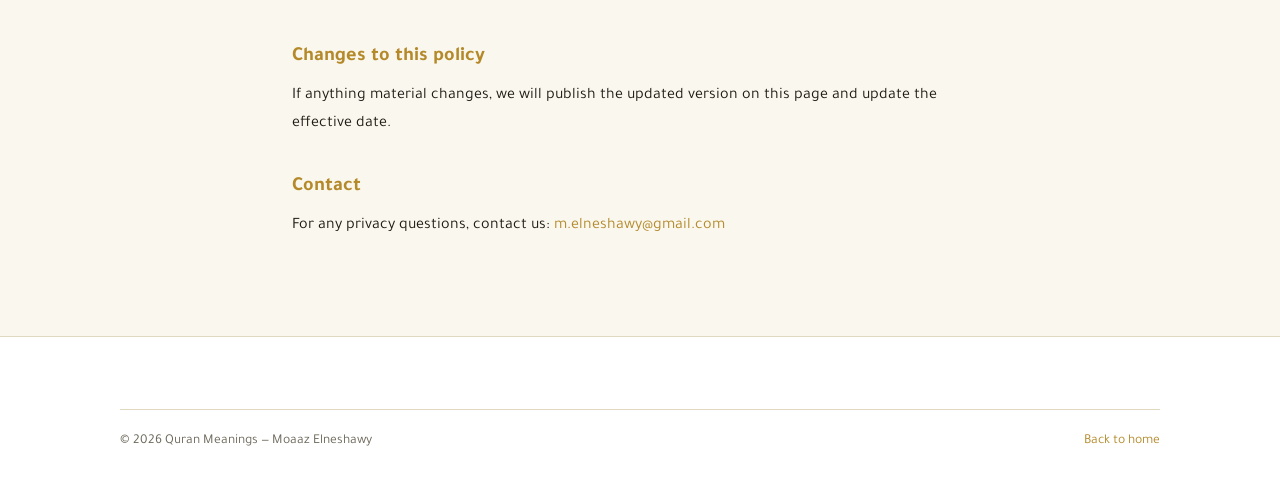
<file: quran-meanings/en/privacy.html>
<!DOCTYPE html>
<!-- Generated by pandoc from privacy.md / en/privacy.md using doc.template.html. Edit those files, not this one. -->
<html lang="en" dir="ltr" data-theme="dark">
<head>
  <meta charset="UTF-8">
  <meta name="viewport" content="width=device-width, initial-scale=1">
  <meta http-equiv="Content-Security-Policy" content="default-src 'none'; script-src 'self'; style-src 'self'; img-src 'self'; font-src 'self'; base-uri 'none'; form-action 'none'">
  <meta name="referrer" content="strict-origin-when-cross-origin">
  <title>Privacy Policy — Quran Meanings</title>
  <meta name="description" content="Privacy policy for the Quran Meanings app: no accounts, no ads, no advertising ID. Firebase analytics and crash reports, and approximate location for prayer times only when you choose it.">
  <link rel="canonical" href="https://moaazelneshawy.github.io/quran-meanings/en/privacy.html">
  <link rel="alternate" hreflang="ar" href="https://moaazelneshawy.github.io/quran-meanings/privacy.html">
  <link rel="alternate" hreflang="en" href="https://moaazelneshawy.github.io/quran-meanings/en/privacy.html">
  <link rel="icon" type="image/png" href="../favicon.png">
  <link rel="stylesheet" href="../assets/css/style.css">
  <script src="../assets/js/theme.js"></script>
</head>
<body>

<header class="site-header">
  <div class="container">
    <a class="brand" href="./">
      <img src="../assets/img/icon-192.png" alt="Quran Meanings icon" width="34" height="34">
      Quran Meanings
    </a>
    <div class="header-actions ms-auto">
      <a class="lang-switch" href="../privacy.html" lang="ar" hreflang="ar">العربية</a>
      <button class="theme-toggle" type="button" aria-label="Toggle theme">
        <svg class="icon-moon" viewBox="0 0 24 24" fill="none" stroke="currentColor" stroke-width="2" aria-hidden="true"><path d="M21 12.8A9 9 0 1 1 11.2 3 7 7 0 0 0 21 12.8z"/></svg>
        <svg class="icon-sun" viewBox="0 0 24 24" fill="none" stroke="currentColor" stroke-width="2" aria-hidden="true"><circle cx="12" cy="12" r="4"/><path d="M12 2v2M12 20v2M4.9 4.9l1.4 1.4M17.7 17.7l1.4 1.4M2 12h2M20 12h2M4.9 19.1l1.4-1.4M17.7 6.3l1.4-1.4"/></svg>
      </button>
    </div>
  </div>
</header>

<main class="doc">
<h1 id="privacy-policy">Privacy Policy</h1>
<p class="doc-date">Effective date: 25 November 2026 — applies to the "Quran Meanings" (القرآن ومعانيه) app on Android and iOS.</p>

<p>Your privacy matters. The app needs no account, shows no ads, and does not collect your name, email address, or phone number. This page explains plainly the little data that is collected, why, where it goes, and how you can control it.</p>
<h2 id="in-short">In short</h2>
<ul>
<li>No accounts and no sign-in; we collect no identifying data about you.</li>
<li>No ads, no ad networks, and we do not collect the device advertising ID.</li>
<li>We never sell your data or share it for marketing.</li>
<li>We use Google's Firebase for usage statistics and crash reports, solely to improve the app and fix its bugs, and to send occasional general notifications (for example, when a new version is released).</li>
<li>Your approximate location is used only to fetch prayer times, and only if you choose that yourself.</li>
<li>The app's content (the Quran, tafsir, word meanings, and azkar) is bundled inside the app and works offline.</li>
</ul>
<h2 id="usage-statistics-firebase-analytics">Usage statistics (Firebase Analytics)</h2>
<p>To understand how the app is used and which parts need improvement, the app sends the following to Google's Firebase Analytics service:</p>
<ul>
<li>Which screens are opened and general in-app events (for example, opening the surah list or the Settings screen). Ayah text, search queries, and bookmark contents are never sent.</li>
<li>Device model, operating-system version, app version, and the app language you chose (Arabic or English).</li>
<li>Country-level region, which Google's servers infer from the IP address at the time of sending.</li>
<li>The Firebase installation ID: a random identifier for this installation only. It is not linked to your name or any account and changes when you reinstall the app.</li>
</ul>
<h2 id="crash-reports-firebase-crashlytics">Crash reports (Firebase Crashlytics)</h2>
<p>If the app crashes or hits an unexpected error, Crashlytics sends a report containing the crash log and stack trace, the device state at the moment of the crash (model, OS version, available memory, screen orientation, and connectivity), the app version, and the Firebase installation ID. These reports are used only to diagnose and fix bugs.</p>
<h2 id="general-notifications-firebase-cloud-messaging">General notifications (Firebase Cloud Messaging)</h2>
<p>We may occasionally send a general notification to all users, for example when a new version of the app is released. These notifications are the same for everyone and are not based on what you do in the app. To deliver them, Firebase Cloud Messaging gives this installation a random notification token, which Google's push service (and, on iOS, Apple's) uses to route the message to your device. The token is not linked to your name or any account. We use the app language and app version listed above only to send each notification in your app language, or to skip those who already have the latest version. A notification is shown only if you have allowed notifications for the app.</p>
<h2 id="who-receives-this-data-and-how-long-it-is-kept">Who receives this data and how long it is kept</h2>
<p>Analytics and crash data are sent to Google LLC through the Firebase service, which processes them on our behalf as a data processor under the <a href="https://firebase.google.com/support/privacy">Firebase privacy and security terms</a> and the <a href="https://policies.google.com/privacy">Google Privacy Policy</a>. Data is encrypted in transit.</p>
<ul>
<li>The app does not collect the Android Advertising ID or the iOS IDFA, and none of the above is used for advertising or to track you across other apps and websites.</li>
<li>Retention: analytics and crash data are kept for Firebase's default retention periods, and we keep no copies outside Firebase.</li>
</ul>
<h2 id="location-prayer-times">Location (prayer times)</h2>
<p>The whole app works without your location. On the Prayer Times screen you can pick a city from the list manually, or tap "Use my location". The app asks for the location permission only when you tap that button. Once it is granted, the app may read your location again while it is open (never in the background) if no city has been saved yet. When your location is used:</p>
<ul>
<li>The app asks for the approximate (city-level) location permission. On Android versions older than Android 12 the system may rely on GPS to supply the location, but the purpose and use do not change.</li>
<li>Your coordinates are sent to the AlAdhan service (api.aladhan.com) to fetch prayer times for your area; that service's own privacy policy applies to it.</li>
<li>We do not store your coordinates on any server of ours. The resulting prayer times and the last location used are saved locally on your device so the screen works offline.</li>
<li>You can revoke the location permission at any time in your device settings; the rest of the app keeps working as usual.</li>
</ul>
<h2 id="mushaf-page-fonts">Mushaf page fonts</h2>
<p>When you choose the "Mushaf pages" reading mode, the app downloads the page fonts (King Fahd Complex QCF V4 fonts, one per page) on demand from the content delivery network of Tarteel's Quranic Universal Library (QUL) at static-cdn.tarteel.ai. As with any download over the internet, that server sees your device's IP address and the requested page number; the app sends no identifier or other data. The fonts are stored on your device after download.</p>
<h2 id="web-search">Web search</h2>
<p>On the word-search screen, the "Search the web" button opens your device's browser on Google search results for the word you typed. At that point you have left the app for Google's website, and Google's privacy policy applies. The app itself does not send your query to any server.</p>
<h2 id="data-stored-on-your-device">Data stored on your device</h2>
<p>Your preferences are saved locally on your device: language, theme, text size, reading position, bookmarks, notification settings, a cached copy of prayer times, and any mushaf fonts you downloaded. All of it is deleted when you uninstall the app.</p>
<ul>
<li>On Android, your preferences are included in Android Auto Backup to your own Google account, encrypted, and we have no access to them.</li>
<li>On iOS, the app's data is included in your device backup (iCloud or computer).</li>
<li>You can turn off backup for the app in your operating-system settings.</li>
</ul>
<h2 id="children">Children</h2>
<p>The app is suitable for all ages. We do not knowingly collect any personal data from children; what is collected from any user is limited to what is described above, and none of it is identifying.</p>
<h2 id="your-choices">Your choices</h2>
<ul>
<li>To stop usage statistics and crash reports: uninstall the app. There is currently no in-app switch to turn them off.</li>
<li>To stop general notifications: turn off notifications for the app in your device settings (on Android you can turn off just the "Public Notifications" category).</li>
<li>To stop location use: revoke the location permission in your device settings, or pick a city manually.</li>
<li>To stop backup: disable it for the app in Android or iCloud settings.</li>
<li>To request deletion of the data associated with your installation in Firebase: email us at the address below.</li>
</ul>
<h2 id="changes-to-this-policy">Changes to this policy</h2>
<p>If anything material changes, we will publish the updated version on this page and update the effective date.</p>
<h2 id="contact">Contact</h2>
<p>For any privacy questions, contact us: <a id="contact-email" href="#">email</a></p>
</main>

<footer class="site-footer">
  <div class="container">
    <div class="footer-bottom">
      <span>© 2026 Quran Meanings — Moaaz Elneshawy</span>
      <span><a href="./">Back to home</a></span>
    </div>
  </div>
</footer>

<script src="../assets/js/main.js"></script>
</body>
</html>
</file>
<file: assets/style.css>
/* Moaaz Elneshawy — shared styles
   Palette: steel paper, deep sea ink, bottle-green accent. */

@import url('https://fonts.googleapis.com/css2?family=Sora:wght@400;500;600;700&family=Lora:ital,wght@0,400;0,500;1,400&display=swap');

:root {
  color-scheme: light;
  --paper: #F3F5F7;
  --paper-raised: #FFFFFF;
  --ink: #15202B;
  --ink-soft: #4B5A68;
  --line: #D6DDE4;
  --accent: #0E7C66;
  --accent-ink: #FFFFFF;
  --accent-soft: #DCEFEA;
  --display: 'Sora', 'Segoe UI', Roboto, system-ui, sans-serif;
  --body: 'Lora', Georgia, 'Times New Roman', serif;
  --measure: 68ch;
  --radius: 10px;
  --radius-sm: 6px;
}

@media (prefers-color-scheme: dark) {
  :root {
    color-scheme: dark;
    --paper: #121A1F;
    --paper-raised: #1A242B;
    --ink: #E8EDF0;
    --ink-soft: #A3B1BC;
    --line: #2B3942;
    --accent: #3DBB9E;
    --accent-ink: #0B1A16;
    --accent-soft: #163A33;
  }
}

*, *::before, *::after { box-sizing: border-box; }

html { scroll-behavior: smooth; scroll-padding-top: 4.5rem; }

body {
  margin: 0;
  background: var(--paper);
  color: var(--ink);
  font-family: var(--body);
  font-size: 1.0625rem;
  line-height: 1.65;
  -webkit-font-smoothing: antialiased;
}

h1, h2, h3, h4 {
  font-family: var(--display);
  line-height: 1.15;
  letter-spacing: -0.015em;
  margin: 0 0 0.5em;
  font-weight: 600;
}
h1 { font-size: clamp(2.2rem, 6vw, 3.6rem); font-weight: 700; }
h2 { font-size: clamp(1.5rem, 3.5vw, 2rem); margin-top: 0; }
h3 { font-size: 1.2rem; }

p { margin: 0 0 1em; }
a { color: var(--accent); text-decoration-thickness: 1px; text-underline-offset: 0.15em; }
a:hover { text-decoration-thickness: 2px; }
:focus-visible { outline: 3px solid var(--accent); outline-offset: 3px; border-radius: 3px; }
img { max-width: 100%; height: auto; }
ul { padding-left: 1.2em; }
li { margin-bottom: 0.35em; }
hr { border: 0; border-top: 1px solid var(--line); margin: 0; }

.wrap { width: min(100% - 2.5rem, 62rem); margin-inline: auto; }
.measure { max-width: var(--measure); }

/* Header */
.site-header {
  position: sticky; top: 0; z-index: 10;
  background: color-mix(in srgb, var(--paper) 88%, transparent);
  backdrop-filter: blur(10px);
  border-bottom: 1px solid var(--line);
}
.site-header .wrap {
  display: flex; align-items: center; justify-content: space-between;
  gap: 1rem; min-height: 3.75rem;
}
.brand {
  font-family: var(--display); font-weight: 600; color: var(--ink);
  text-decoration: none; display: inline-flex; align-items: center; gap: 0.6rem;
}
.brand-mark {
  width: 1.75rem; height: 1.75rem; border-radius: 7px;
  background: var(--accent); color: var(--accent-ink);
  display: grid; place-items: center; font-size: 0.85rem; font-weight: 700;
}
.site-nav { display: flex; gap: 1.25rem; flex-wrap: wrap; }
.site-nav a { font-family: var(--display); font-size: 0.92rem; color: var(--ink-soft); text-decoration: none; }
.site-nav a:hover, .site-nav a[aria-current="page"] { color: var(--ink); text-decoration: underline; }

/* Sections */
section { padding-block: 3.5rem; }
section + section { border-top: 1px solid var(--line); }
.section-intro { color: var(--ink-soft); max-width: var(--measure); margin-bottom: 2rem; }

/* Hero */
.hero { padding-block: 4.5rem 3.5rem; }
.hero .lede { font-size: 1.2rem; max-width: 56ch; color: var(--ink-soft); }
.hero-meta {
  display: flex; flex-wrap: wrap; gap: 0.6rem 1.75rem; margin-top: 1.75rem;
  font-family: var(--display); font-size: 0.95rem;
}
.hero-meta a { color: var(--ink); }
.hero-meta span { color: var(--ink-soft); }

/* Buttons */
.btn {
  display: inline-block; font-family: var(--display); font-weight: 600; font-size: 0.95rem;
  padding: 0.65rem 1.1rem; border-radius: var(--radius-sm); text-decoration: none;
  border: 1px solid var(--accent); color: var(--accent);
}
.btn-primary { background: var(--accent); color: var(--accent-ink); }
.btn + .btn { margin-left: 0.5rem; }

/* App grid */
.app-grid {
  display: grid; gap: 1.25rem;
  grid-template-columns: repeat(auto-fill, minmax(17rem, 1fr));
  list-style: none; padding: 0; margin: 0;
}
.app-card {
  background: var(--paper-raised); border: 1px solid var(--line); border-radius: var(--radius);
  padding: 1.4rem; display: flex; flex-direction: column; gap: 0.75rem;
}
.app-card-head { display: flex; align-items: center; gap: 0.9rem; }
.app-icon {
  width: 3.25rem; height: 3.25rem; border-radius: 12px; flex: none;
  display: grid; place-items: center; font-family: var(--display); font-weight: 700; font-size: 1.4rem;
  color: #fff;
}
.app-card h3 { margin: 0; }
.app-card .status { font-family: var(--display); font-size: 0.82rem; color: var(--ink-soft); }
.app-card p { color: var(--ink-soft); margin: 0; font-size: 0.98rem; }
.app-links { display: flex; flex-wrap: wrap; gap: 0.4rem 1rem; margin-top: auto; font-family: var(--display); font-size: 0.92rem; }

/* Experience timeline (a real sequence, hence the rail) */
.timeline { list-style: none; padding: 0; margin: 0; border-left: 2px solid var(--line); }
.timeline li { position: relative; padding: 0 0 1.75rem 1.75rem; }
.timeline li::before {
  content: ""; position: absolute; left: -7px; top: 0.5rem;
  width: 12px; height: 12px; border-radius: 50%;
  background: var(--paper); border: 2px solid var(--accent);
}
.timeline li:first-child::before { background: var(--accent); }
.timeline .when { font-family: var(--display); font-size: 0.88rem; color: var(--ink-soft); display: block; margin-bottom: 0.15rem; }
.timeline h3 { margin-bottom: 0.1rem; }
.timeline .where { color: var(--ink-soft); font-style: italic; }
.timeline p { margin: 0.4rem 0 0; }

/* Skills */
.skills { display: grid; gap: 1.25rem 2rem; grid-template-columns: repeat(auto-fit, minmax(16rem, 1fr)); }
.skills h3 { font-size: 0.98rem; margin-bottom: 0.4rem; }
.chips { display: flex; flex-wrap: wrap; gap: 0.4rem; list-style: none; padding: 0; margin: 0; }
.chips li {
  font-family: var(--display); font-size: 0.86rem; margin: 0;
  background: var(--accent-soft); color: var(--ink); padding: 0.25rem 0.65rem; border-radius: 999px;
}

/* Earlier projects */
.project-list { columns: 2; column-gap: 2rem; padding-left: 1.2em; }
@media (max-width: 40rem) { .project-list { columns: 1; } }
.project-list li { break-inside: avoid; }

/* Document pages (privacy, app pages) */
.doc { padding-block: 3rem 4rem; }
.doc h1 { font-size: clamp(1.9rem, 5vw, 2.8rem); }
.doc h2 { font-size: 1.35rem; margin-top: 2.25rem; }
.doc h3 { font-size: 1.05rem; margin-top: 1.5rem; }
.doc .meta { font-family: var(--display); color: var(--ink-soft); font-size: 0.92rem; margin-bottom: 2rem; }
.summary {
  background: var(--paper-raised); border: 1px solid var(--line); border-left: 4px solid var(--accent);
  border-radius: var(--radius-sm); padding: 1rem 1.25rem; margin: 1.5rem 0 2rem;
}
.summary ul { margin: 0; }
.doc table { border-collapse: collapse; width: 100%; font-size: 0.95rem; margin: 1rem 0; }
.doc th, .doc td { text-align: left; padding: 0.55rem 0.6rem; border-bottom: 1px solid var(--line); vertical-align: top; }
.doc th { font-family: var(--display); font-weight: 600; }
.table-scroll { overflow-x: auto; }

/* Footer */
.site-footer {
  border-top: 1px solid var(--line); padding-block: 2rem; margin-top: 2rem;
  color: var(--ink-soft); font-family: var(--display); font-size: 0.9rem;
}
.site-footer .wrap { display: flex; flex-wrap: wrap; justify-content: space-between; gap: 0.75rem 2rem; }
.site-footer a { color: var(--ink-soft); }

@media (prefers-reduced-motion: reduce) { html { scroll-behavior: auto; } }
@media print {
  .site-header, .site-footer, .btn { display: none; }
  body { background: #fff; color: #000; font-size: 11pt; }
  section { padding-block: 1.5rem; }
}
</file>
<file: assets/css/style.css>
/* ============================================================
   معاني القرآن — Quran Meanings — marketing site
   Design tokens mirror the app theme (QuranColors in AppTheme.kt)
   ============================================================ */

@font-face {
  font-family: "Tajawal";
  src: url("../fonts/tajawal.woff") format("woff");
  font-weight: 400;
  font-display: swap;
}
@font-face {
  font-family: "Tajawal";
  src: url("../fonts/tajawal-bold.woff") format("woff");
  font-weight: 700;
  font-display: swap;
}
@font-face {
  font-family: "UthmanicHafs";
  src: url("../fonts/uthmanic-hafs.woff") format("woff");
  font-weight: 400;
  font-display: swap;
}

:root,
:root[data-theme="dark"] {
  --bg: #12141c;
  --bg-surface: #1a1d27;
  --bg-badge: #1e2235;
  --gold: #c9a84c;
  --gold-light: #e8c97a;
  --reading: #e8c97a;
  --text: #f0ede6;
  --muted: #8a8fa8;
  --border: #2a2d3e;
  --border-gold: rgba(201, 168, 76, 0.27);
  --shadow: rgba(0, 0, 0, 0.45);
  --green: #2e7d32;
  color-scheme: dark;
}
:root[data-theme="light"] {
  --bg: #faf7ee;
  --bg-surface: #ffffff;
  --bg-badge: #f1ecdb;
  --gold: #8c6b1f;
  --gold-light: #b4892a;
  --reading: #8c6b1f;
  --text: #1e1b14;
  --muted: #6b6759;
  --border: #e0d8bf;
  --border-gold: rgba(140, 107, 31, 0.35);
  --shadow: rgba(60, 50, 20, 0.12);
  --green: #2e7d32;
  color-scheme: light;
}

* { box-sizing: border-box; margin: 0; padding: 0; }

html { scroll-behavior: smooth; }

body {
  font-family: "Tajawal", system-ui, -apple-system, "Segoe UI", sans-serif;
  background: var(--bg);
  color: var(--text);
  line-height: 1.7;
  -webkit-font-smoothing: antialiased;
}

img { max-width: 100%; display: block; }
a { color: var(--gold-light); text-decoration: none; }
a:hover { color: var(--gold); }

.container { max-width: 1080px; margin: 0 auto; padding: 0 1.25rem; }

.quran {
  font-family: "UthmanicHafs", "Tajawal", serif;
  color: var(--reading);
  direction: rtl;
}

/* ---------- header — echoes the app top bar ---------- */

.site-header {
  position: sticky;
  top: 0;
  z-index: 20;
  background: color-mix(in srgb, var(--bg) 88%, transparent);
  backdrop-filter: blur(10px);
  border-bottom: 1px solid var(--border);
}
.site-header .container {
  display: flex;
  align-items: center;
  gap: 0.75rem;
  height: 60px;
}
.brand {
  display: flex;
  align-items: center;
  gap: 0.6rem;
  font-weight: 700;
  font-size: 1.05rem;
  color: var(--text);
}
.brand img { width: 34px; height: 34px; border-radius: 8px; }
.site-nav {
  display: flex;
  gap: 1.4rem;
  margin-inline-start: auto;
}
.site-nav a { color: var(--muted); font-size: 0.95rem; }
.site-nav a:hover { color: var(--gold-light); }
.header-actions { display: flex; align-items: center; gap: 0.5rem; }
.lang-switch,
.theme-toggle {
  border: 1px solid var(--border-gold);
  background: var(--bg-badge);
  color: var(--gold-light);
  border-radius: 999px;
  padding: 0.3rem 0.85rem;
  font: inherit;
  font-size: 0.85rem;
  cursor: pointer;
  display: inline-flex;
  align-items: center;
  gap: 0.3rem;
}
.lang-switch:hover, .theme-toggle:hover { border-color: var(--gold); color: var(--gold); }
.theme-toggle svg { width: 16px; height: 16px; }
.theme-toggle .icon-sun { display: none; }
:root[data-theme="light"] .theme-toggle .icon-sun { display: block; }
:root[data-theme="light"] .theme-toggle .icon-moon { display: none; }

@media (max-width: 720px) {
  .site-nav { display: none; }
}

/* ---------- hero ---------- */

.hero { padding: 4rem 0 3rem; overflow: hidden; }
.hero .container {
  display: grid;
  grid-template-columns: 1.1fr 0.9fr;
  gap: 2.5rem;
  align-items: center;
}
.hero-copy h1 {
  font-size: clamp(2rem, 5vw, 3rem);
  line-height: 1.25;
  color: var(--gold-light);
}
.hero-copy .tagline {
  font-size: 1.2rem;
  color: var(--text);
  margin-top: 0.75rem;
}
.hero-copy .sub {
  color: var(--muted);
  margin-top: 0.75rem;
  max-width: 34rem;
}
.hero-verse {
  margin-top: 1.5rem;
  font-size: 1.35rem;
  line-height: 2.2;
}
.store-badges {
  display: flex;
  flex-wrap: wrap;
  gap: 0.75rem;
  margin-top: 1.75rem;
  align-items: center;
}
.store-badges a { position: relative; display: inline-block; }
.store-badges img { height: 52px; width: auto; }
.badge-soon img { opacity: 0.55; filter: grayscale(0.4); }
.badge-soon::after {
  content: attr(data-soon);
  position: absolute;
  inset-inline-end: 0;
  top: -10px;
  background: var(--gold);
  color: #1a1d27;
  font-size: 0.62rem;
  font-weight: 700;
  padding: 0.1rem 0.5rem;
  border-radius: 999px;
  white-space: nowrap;
}

@media (max-width: 860px) {
  .hero .container { grid-template-columns: 1fr; }
  .hero-phone { justify-self: center; }
}

/* ---------- phone frame + recreated app screens ---------- */

.phone {
  width: 290px;
  border-radius: 38px;
  background: var(--bg-surface);
  border: 1px solid var(--border-gold);
  box-shadow: 0 24px 60px var(--shadow);
  padding: 10px;
  flex-shrink: 0;
}
.phone-screen {
  border-radius: 30px;
  background: var(--bg);
  border: 1px solid var(--border);
  overflow: hidden;
  display: flex;
  flex-direction: column;
  height: 560px;
  direction: rtl;
}
[data-dir="ltr"] { direction: ltr; }
.app-topbar {
  display: flex;
  align-items: center;
  justify-content: center;
  gap: 0.4rem;
  padding: 0.9rem 1rem 0.6rem;
  color: var(--gold-light);
  font-weight: 700;
  font-size: 0.95rem;
  border-bottom: 1px solid var(--border);
}
.app-body { flex: 1; padding: 0.8rem; overflow: hidden; display: flex; flex-direction: column; gap: 0.6rem; }

/* reading screen */
.reading-text {
  font-size: 1.06rem;
  line-height: 2.4;
  text-align: justify;
  padding: 0.4rem 0.3rem;
}
.basmala { text-align: center; font-size: 1.02rem; margin-bottom: 0.4rem; }

/* surah list rows — mirror app surah cards */
.surah-row {
  display: flex;
  align-items: center;
  gap: 0.7rem;
  background: var(--bg-surface);
  border: 1px solid var(--border);
  border-radius: 14px;
  padding: 0.55rem 0.7rem;
}
.ayah-badge {
  width: 34px;
  height: 34px;
  flex-shrink: 0;
  border-radius: 50%;
  background: var(--bg-badge);
  border: 1px solid var(--border-gold);
  color: var(--gold-light);
  display: inline-flex;
  align-items: center;
  justify-content: center;
  font-size: 0.82rem;
  font-weight: 700;
}
.surah-row .s-name { font-weight: 700; font-size: 0.92rem; color: var(--text); }
.surah-row .s-meta { font-size: 0.72rem; color: var(--muted); }

/* meanings screen */
.tab-pill {
  display: flex;
  background: var(--bg-badge);
  border: 1px solid var(--border);
  border-radius: 999px;
  padding: 3px;
  font-size: 0.78rem;
}
.tab-pill span {
  flex: 1;
  text-align: center;
  padding: 0.3rem 0.4rem;
  border-radius: 999px;
  color: var(--muted);
}
.tab-pill .active { background: var(--gold); color: #1a1d27; font-weight: 700; }
.meaning-ayah {
  background: var(--bg-surface);
  border: 1px solid var(--border-gold);
  border-radius: 14px;
  padding: 0.6rem 0.7rem;
  font-size: 0.95rem;
  line-height: 2;
}
.word-row {
  display: flex;
  justify-content: space-between;
  gap: 0.6rem;
  background: var(--bg-surface);
  border: 1px solid var(--border);
  border-radius: 12px;
  padding: 0.45rem 0.7rem;
  font-size: 0.82rem;
}
.word-row .w { color: var(--gold-light); font-weight: 700; }
.word-row .m { color: var(--muted); text-align: start; }

/* prayer times screen */
.next-prayer {
  background: linear-gradient(135deg, var(--bg-badge), var(--bg-surface));
  border: 1px solid var(--border-gold);
  border-radius: 16px;
  padding: 0.8rem;
  text-align: center;
}
.next-prayer .np-label { font-size: 0.72rem; color: var(--muted); }
.next-prayer .np-name { font-size: 1.15rem; font-weight: 700; color: var(--gold-light); }
.next-prayer .np-time { font-size: 1.5rem; font-weight: 700; color: var(--text); }
.prayer-row {
  display: flex;
  justify-content: space-between;
  background: var(--bg-surface);
  border: 1px solid var(--border);
  border-radius: 12px;
  padding: 0.42rem 0.8rem;
  font-size: 0.85rem;
}
.prayer-row .p-time { color: var(--gold-light); font-weight: 700; }

/* azkar screen */
.zikr-card {
  background: var(--bg-surface);
  border: 1px solid var(--border);
  border-radius: 14px;
  padding: 0.55rem 0.7rem;
  display: flex;
  align-items: center;
  gap: 0.6rem;
  font-size: 0.88rem;
  font-weight: 700;
}
.zikr-card small { display: block; font-weight: 400; font-size: 0.72rem; color: var(--muted); }

/* bottom nav — mirrors app QuranNavigationBar */
.app-bottomnav {
  display: flex;
  border-top: 1px solid var(--border);
  background: var(--bg-surface);
  padding: 0.45rem 0.2rem 0.7rem;
}
.app-bottomnav span {
  flex: 1;
  text-align: center;
  font-size: 0.6rem;
  color: var(--muted);
  display: flex;
  flex-direction: column;
  align-items: center;
  gap: 2px;
}
.app-bottomnav svg { width: 18px; height: 18px; }
.app-bottomnav .active { color: var(--gold-light); }

/* ---------- sections ---------- */

section { padding: 3.5rem 0; }
.section-head { text-align: center; max-width: 40rem; margin: 0 auto 2.5rem; }
.section-head h2 { font-size: 1.8rem; color: var(--gold-light); }
.section-head p { color: var(--muted); margin-top: 0.5rem; }

/* features grid — cards styled like app surah cards */
.features-grid {
  display: grid;
  grid-template-columns: repeat(auto-fit, minmax(280px, 1fr));
  gap: 1.1rem;
}
.feature-card {
  background: var(--bg-surface);
  border: 1px solid var(--border);
  border-radius: 18px;
  padding: 1.4rem;
  transition: border-color 0.2s, transform 0.2s;
}
.feature-card:hover { border-color: var(--border-gold); transform: translateY(-3px); }
.feature-card .f-icon {
  width: 46px;
  height: 46px;
  border-radius: 50%;
  background: var(--bg-badge);
  border: 1px solid var(--border-gold);
  display: flex;
  align-items: center;
  justify-content: center;
  margin-bottom: 0.9rem;
}
.feature-card .f-icon svg { width: 22px; height: 22px; stroke: var(--gold-light); }
.feature-card h3 { font-size: 1.1rem; margin-bottom: 0.4rem; color: var(--text); }
.feature-card p { color: var(--muted); font-size: 0.92rem; }

/* screens strip */
.screens-strip {
  display: flex;
  gap: 1.5rem;
  overflow-x: auto;
  padding: 1rem 1.25rem 1.5rem;
  scroll-snap-type: x mandatory;
}
.screens-strip .phone { scroll-snap-align: center; }
.screens-strip .phone .phone-screen { height: 520px; }
.screen-caption {
  text-align: center;
  color: var(--muted);
  font-size: 0.9rem;
  margin-top: 0.8rem;
}

/* about */
.about-card {
  background: var(--bg-surface);
  border: 1px solid var(--border);
  border-radius: 18px;
  padding: 2rem;
  max-width: 46rem;
  margin: 0 auto;
}
.about-card ul { list-style: none; margin-top: 1rem; }
.about-card li {
  display: flex;
  gap: 0.7rem;
  align-items: baseline;
  padding: 0.45rem 0;
  color: var(--muted);
}
.about-card li::before {
  content: "◈";
  color: var(--gold);
  flex-shrink: 0;
}
.about-card li b { color: var(--text); }

/* ---------- footer ---------- */

.site-footer {
  border-top: 1px solid var(--border);
  background: var(--bg-surface);
  padding: 2.5rem 0 2rem;
  margin-top: 2rem;
}
.footer-grid {
  display: flex;
  flex-wrap: wrap;
  gap: 2rem;
  justify-content: space-between;
  align-items: flex-start;
}
.footer-brand { display: flex; align-items: center; gap: 0.7rem; font-weight: 700; }
.brand-sub { font-weight: 400; color: var(--muted); }
.ms-auto { margin-inline-start: auto; }
.footer-brand img { width: 40px; height: 40px; border-radius: 10px; }
.footer-stores { display: flex; flex-wrap: wrap; gap: 0.6rem; }
.footer-stores img { height: 44px; width: auto; }
.footer-links { display: flex; flex-direction: column; gap: 0.4rem; font-size: 0.92rem; }
.footer-bottom {
  margin-top: 2rem;
  padding-top: 1.2rem;
  border-top: 1px solid var(--border);
  display: flex;
  flex-wrap: wrap;
  gap: 0.8rem;
  justify-content: space-between;
  color: var(--muted);
  font-size: 0.85rem;
}
#contact-email { direction: ltr; unicode-bidi: embed; }

/* ---------- privacy page ---------- */

.doc { max-width: 46rem; margin: 0 auto; padding: 3rem 1.25rem 4rem; }
.doc h1 { color: var(--gold-light); font-size: 1.9rem; margin-bottom: 0.4rem; }
.doc .doc-date { color: var(--muted); font-size: 0.9rem; margin-bottom: 2rem; }
.doc h2 { color: var(--gold-light); font-size: 1.25rem; margin: 2rem 0 0.6rem; }
.doc p, .doc li { color: var(--text); }
.doc ul { padding-inline-start: 1.4rem; margin: 0.5rem 0; }
.doc .muted { color: var(--muted); }
</file>
<file: quran-meanings/assets/css/style.css>
/* ============================================================
   القرآن ومعانيه — Quran Meanings — marketing site
   Design tokens mirror the app theme (QuranColors in AppTheme.kt)
   ============================================================ */

@font-face {
  font-family: "Tajawal";
  src: url("../fonts/tajawal.woff") format("woff");
  font-weight: 400;
  font-display: swap;
}
@font-face {
  font-family: "Tajawal";
  src: url("../fonts/tajawal-bold.woff") format("woff");
  font-weight: 700;
  font-display: swap;
}
@font-face {
  font-family: "UthmanicHafs";
  src: url("../fonts/uthmanic-hafs.woff") format("woff");
  font-weight: 400;
  font-display: swap;
}

:root,
:root[data-theme="dark"] {
  --bg: #12141c;
  --bg-surface: #1a1d27;
  --bg-badge: #1e2235;
  --gold: #c9a84c;
  --gold-light: #e8c97a;
  --reading: #e8c97a;
  --text: #f0ede6;
  --muted: #8a8fa8;
  --border: #2a2d3e;
  --border-gold: rgba(201, 168, 76, 0.27);
  --shadow: rgba(0, 0, 0, 0.45);
  --green: #2e7d32;
  color-scheme: dark;
}
:root[data-theme="light"] {
  --bg: #faf7ee;
  --bg-surface: #ffffff;
  --bg-badge: #f1ecdb;
  --gold: #8c6b1f;
  --gold-light: #b4892a;
  --reading: #8c6b1f;
  --text: #1e1b14;
  --muted: #6b6759;
  --border: #e0d8bf;
  --border-gold: rgba(140, 107, 31, 0.35);
  --shadow: rgba(60, 50, 20, 0.12);
  --green: #2e7d32;
  color-scheme: light;
}

* { box-sizing: border-box; margin: 0; padding: 0; }

html { scroll-behavior: smooth; }

body {
  font-family: "Tajawal", system-ui, -apple-system, "Segoe UI", sans-serif;
  background: var(--bg);
  color: var(--text);
  line-height: 1.7;
  -webkit-font-smoothing: antialiased;
}

img { max-width: 100%; display: block; }
a { color: var(--gold-light); text-decoration: none; }
a:hover { color: var(--gold); }

.container { max-width: 1080px; margin: 0 auto; padding: 0 1.25rem; }

.quran {
  font-family: "UthmanicHafs", "Tajawal", serif;
  color: var(--reading);
  direction: rtl;
}

/* ---------- header — echoes the app top bar ---------- */

.site-header {
  position: sticky;
  top: 0;
  z-index: 20;
  background: color-mix(in srgb, var(--bg) 88%, transparent);
  backdrop-filter: blur(10px);
  border-bottom: 1px solid var(--border);
}
.site-header .container {
  display: flex;
  align-items: center;
  gap: 0.75rem;
  height: 60px;
}
.brand {
  display: flex;
  align-items: center;
  gap: 0.6rem;
  font-weight: 700;
  font-size: 1.05rem;
  color: var(--text);
}
.brand img { width: 34px; height: 34px; border-radius: 8px; }
.site-nav {
  display: flex;
  gap: 1.4rem;
  margin-inline-start: auto;
}
.site-nav a { color: var(--muted); font-size: 0.95rem; }
.site-nav a:hover { color: var(--gold-light); }
.header-actions { display: flex; align-items: center; gap: 0.5rem; }
.lang-switch,
.theme-toggle {
  border: 1px solid var(--border-gold);
  background: var(--bg-badge);
  color: var(--gold-light);
  border-radius: 999px;
  padding: 0.3rem 0.85rem;
  font: inherit;
  font-size: 0.85rem;
  cursor: pointer;
  display: inline-flex;
  align-items: center;
  gap: 0.3rem;
}
.lang-switch:hover, .theme-toggle:hover { border-color: var(--gold); color: var(--gold); }
.theme-toggle svg { width: 16px; height: 16px; }
.theme-toggle .icon-sun { display: none; }
:root[data-theme="light"] .theme-toggle .icon-sun { display: block; }
:root[data-theme="light"] .theme-toggle .icon-moon { display: none; }

@media (max-width: 720px) {
  .site-nav { display: none; }
}

/* ---------- hero ---------- */

.hero { padding: 4rem 0 3rem; overflow: hidden; }
.hero .container {
  display: grid;
  grid-template-columns: 1.1fr 0.9fr;
  gap: 2.5rem;
  align-items: center;
}
.hero-copy h1 {
  font-size: clamp(2rem, 5vw, 3rem);
  line-height: 1.25;
  color: var(--gold-light);
}
.hero-copy .tagline {
  font-size: 1.2rem;
  color: var(--text);
  margin-top: 0.75rem;
}
.hero-copy .sub {
  color: var(--muted);
  margin-top: 0.75rem;
  max-width: 34rem;
}
.hero-verse {
  margin-top: 1.5rem;
  font-size: 1.35rem;
  line-height: 2.2;
}
.store-badges {
  display: flex;
  flex-wrap: wrap;
  gap: 0.75rem;
  margin-top: 1.75rem;
  align-items: center;
}
.store-badges a { position: relative; display: inline-block; }
.store-badges img { height: 52px; width: auto; }
.badge-soon img { opacity: 0.55; filter: grayscale(0.4); }
.badge-soon::after {
  content: attr(data-soon);
  position: absolute;
  inset-inline-end: 0;
  top: -10px;
  background: var(--gold);
  color: #1a1d27;
  font-size: 0.62rem;
  font-weight: 700;
  padding: 0.1rem 0.5rem;
  border-radius: 999px;
  white-space: nowrap;
}

@media (max-width: 860px) {
  .hero .container { grid-template-columns: 1fr; }
  .hero-phone { justify-self: center; }
}

/* ---------- device frames around real app screenshots ---------- */

.phone {
  width: 290px;
  border-radius: 38px;
  background: var(--bg-surface);
  border: 1px solid var(--border-gold);
  box-shadow: 0 24px 60px var(--shadow);
  padding: 10px;
  flex-shrink: 0;
}
.phone-screen {
  border-radius: 30px;
  background: var(--bg);
  border: 1px solid var(--border);
  overflow: hidden;
}
.phone-screen img { display: block; width: 100%; height: auto; }

/* wide-screen section: tablet captures side by side, stacked on narrow viewports */
.tablet-shots {
  display: grid;
  grid-template-columns: repeat(auto-fit, minmax(min(100%, 420px), 1fr));
  gap: 1.5rem;
}
.tablet-shots figure { margin: 0; }
.tablet {
  border-radius: 26px;
  background: var(--bg-surface);
  border: 1px solid var(--border-gold);
  box-shadow: 0 24px 60px var(--shadow);
  padding: 10px;
}
.tablet img { display: block; width: 100%; height: auto; border-radius: 18px; }
.features-grid.adaptive-points {
  grid-template-columns: repeat(auto-fit, minmax(220px, 1fr));
  margin-top: 2rem;
}

/* ---------- sections ---------- */

section { padding: 3.5rem 0; }
.section-head { text-align: center; max-width: 40rem; margin: 0 auto 2.5rem; }
.section-head h2 { font-size: 1.8rem; color: var(--gold-light); }
.section-head p { color: var(--muted); margin-top: 0.5rem; }

/* features grid — cards styled like app surah cards */
.features-grid {
  display: grid;
  grid-template-columns: repeat(auto-fit, minmax(280px, 1fr));
  gap: 1.1rem;
}
.feature-card {
  background: var(--bg-surface);
  border: 1px solid var(--border);
  border-radius: 18px;
  padding: 1.4rem;
  transition: border-color 0.2s, transform 0.2s;
}
.feature-card:hover { border-color: var(--border-gold); transform: translateY(-3px); }
.feature-card .f-icon {
  width: 46px;
  height: 46px;
  border-radius: 50%;
  background: var(--bg-badge);
  border: 1px solid var(--border-gold);
  display: flex;
  align-items: center;
  justify-content: center;
  margin-bottom: 0.9rem;
}
.feature-card .f-icon svg { width: 22px; height: 22px; stroke: var(--gold-light); }
.feature-card h3 { font-size: 1.1rem; margin-bottom: 0.4rem; color: var(--text); }
.feature-card p { color: var(--muted); font-size: 0.92rem; }

/* screens strip */
.screens-strip {
  display: flex;
  gap: 1.5rem;
  overflow-x: auto;
  padding: 1rem 1.25rem 1.5rem;
  scroll-snap-type: x mandatory;
}
.screens-strip .phone { scroll-snap-align: center; }
.screen-caption {
  text-align: center;
  color: var(--muted);
  font-size: 0.9rem;
  margin-top: 0.8rem;
}

/* about */
.about-card {
  background: var(--bg-surface);
  border: 1px solid var(--border);
  border-radius: 18px;
  padding: 2rem;
  max-width: 46rem;
  margin: 0 auto;
}
.about-card ul { list-style: none; margin-top: 1rem; }
.about-card li {
  display: flex;
  gap: 0.7rem;
  align-items: baseline;
  padding: 0.45rem 0;
  color: var(--muted);
}
.about-card li::before {
  content: "◈";
  color: var(--gold);
  flex-shrink: 0;
}
.about-card li b { color: var(--text); }

/* ---------- footer ---------- */

.site-footer {
  border-top: 1px solid var(--border);
  background: var(--bg-surface);
  padding: 2.5rem 0 2rem;
  margin-top: 2rem;
}
.footer-grid {
  display: flex;
  flex-wrap: wrap;
  gap: 2rem;
  justify-content: space-between;
  align-items: flex-start;
}
.footer-brand { display: flex; align-items: center; gap: 0.7rem; font-weight: 700; }
.brand-sub { font-weight: 400; color: var(--muted); }
.ms-auto { margin-inline-start: auto; }
.footer-brand img { width: 40px; height: 40px; border-radius: 10px; }
.footer-stores { display: flex; flex-wrap: wrap; gap: 0.6rem; }
.footer-stores img { height: 44px; width: auto; }
.footer-links { display: flex; flex-direction: column; gap: 0.4rem; font-size: 0.92rem; }
.footer-bottom {
  margin-top: 2rem;
  padding-top: 1.2rem;
  border-top: 1px solid var(--border);
  display: flex;
  flex-wrap: wrap;
  gap: 0.8rem;
  justify-content: space-between;
  color: var(--muted);
  font-size: 0.85rem;
}
#contact-email { direction: ltr; unicode-bidi: embed; }

/* ---------- privacy page ---------- */

.doc { max-width: 46rem; margin: 0 auto; padding: 3rem 1.25rem 4rem; }
.doc h1 { color: var(--gold-light); font-size: 1.9rem; margin-bottom: 0.4rem; }
.doc .doc-date { color: var(--muted); font-size: 0.9rem; margin-bottom: 2rem; }
.doc h2 { color: var(--gold-light); font-size: 1.25rem; margin: 2rem 0 0.6rem; }
.doc p, .doc li { color: var(--text); }
.doc ul { padding-inline-start: 1.4rem; margin: 0.5rem 0; }
.doc .muted { color: var(--muted); }
</file>
